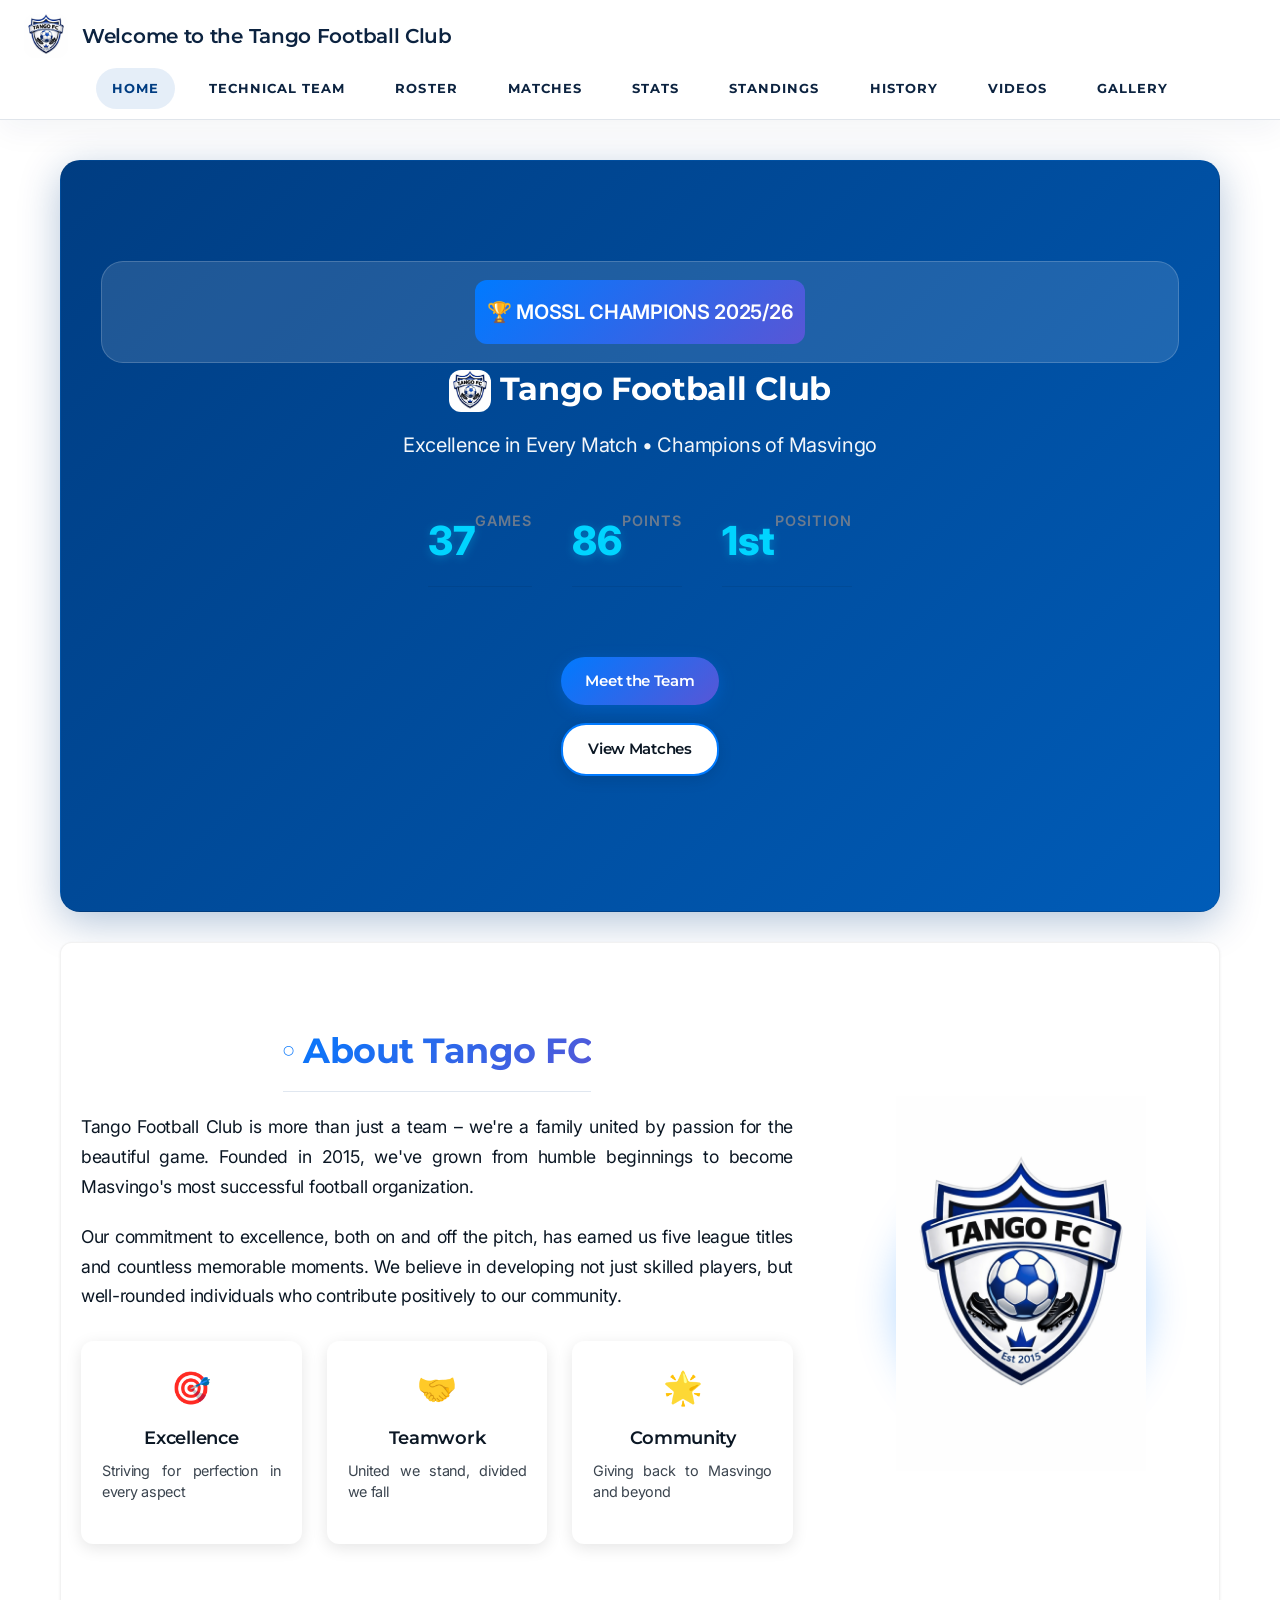
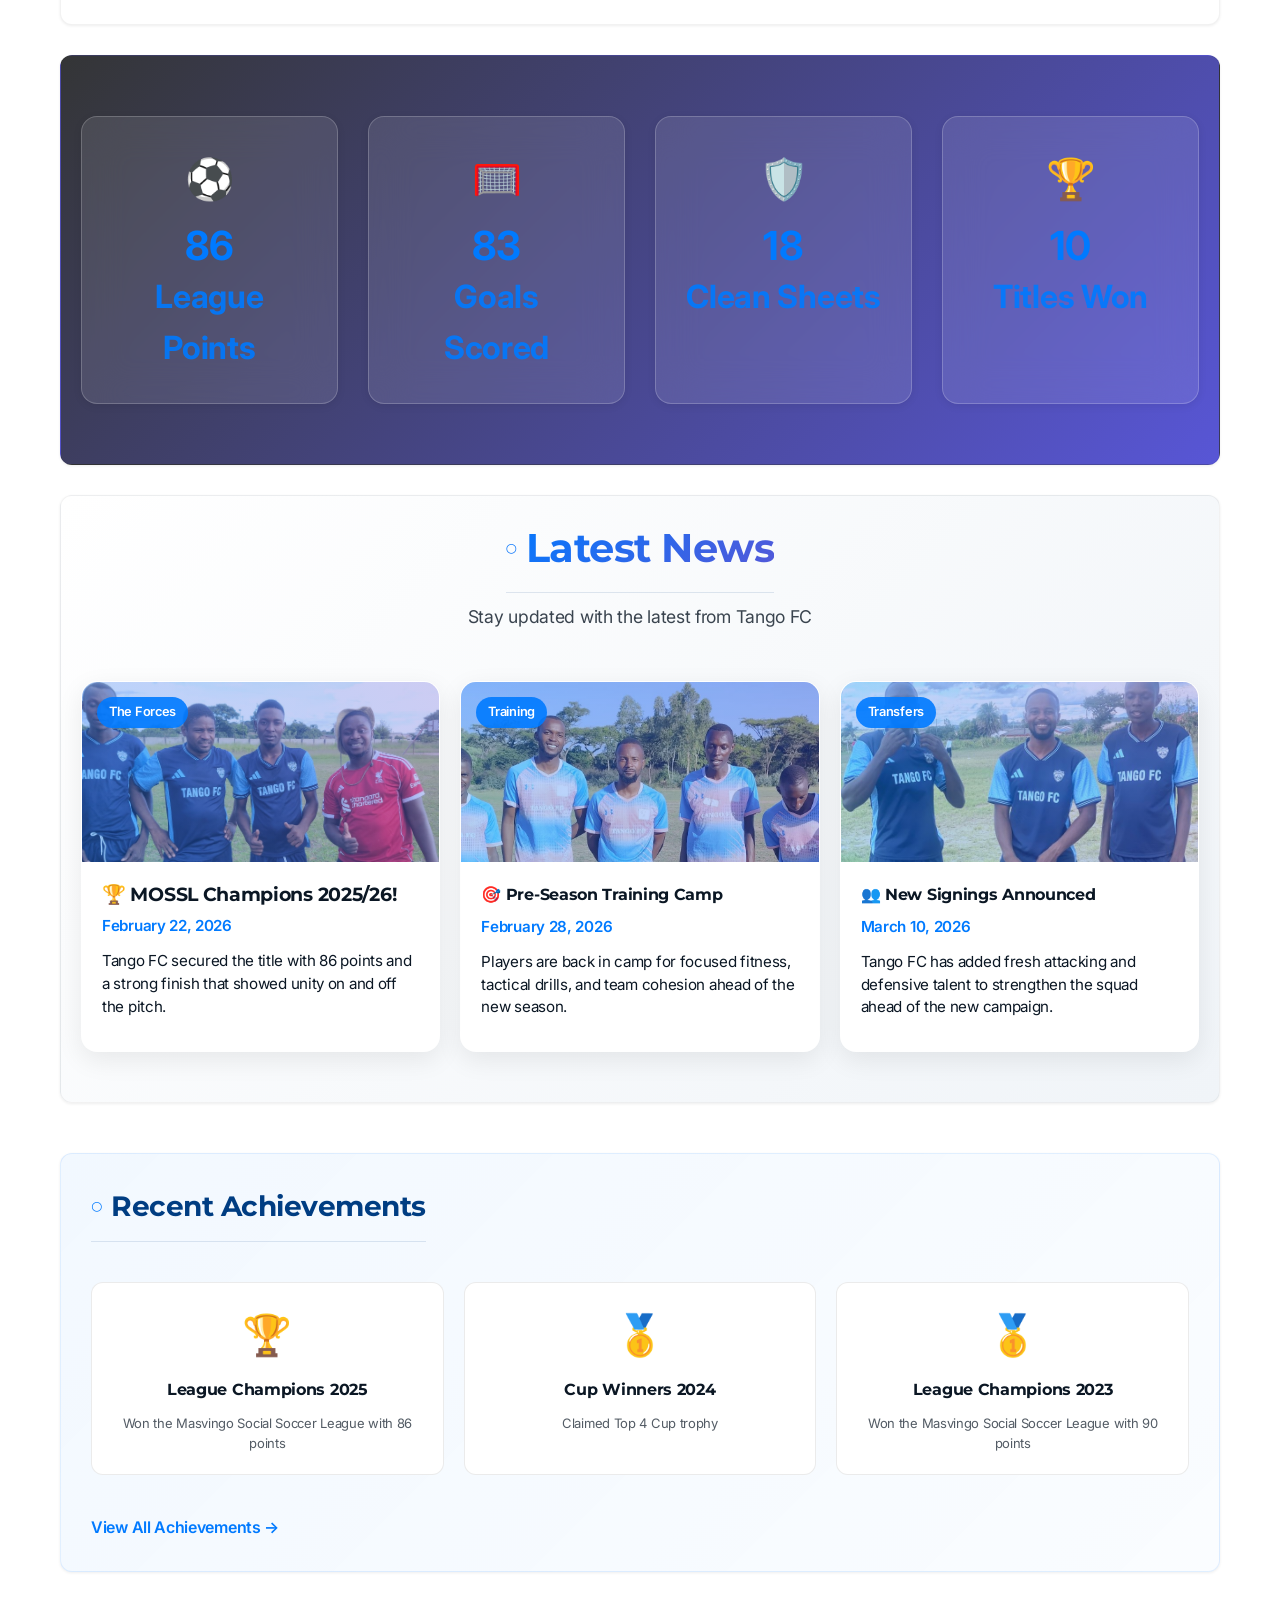
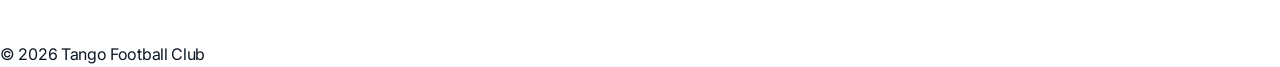
<file: index.html>
<!DOCTYPE html>
<html lang="en">
<head>
    <meta charset="UTF-8">
    <meta name="viewport" content="width=device-width, initial-scale=1.0">
    <title>Tango Football Club</title>
    <link rel="stylesheet" href="css/index.css">
    <link rel="stylesheet"
href="https://cdnjs.cloudflare.com/ajax/libs/font-awesome/6.5.0/css/all.min.css">
</head>
<body>
    <header>
        <div class="header-top">
            <div class="header-brand">
                <img src="images/tangoforces.jpg" alt="Tango Forces Logo" class="header-logo">
                <h1>Welcome to the Tango Football Club</h1>
            </div>
        </div>
        <nav>
            <ul class="nav-links">
                <li><a href="index.html" class="active">Home</a></li>
            <li><a href="technical-team.html">Technical Team</a></li>
            <li><a href="roster.html">Roster</a></li>
            <li><a href="matches.html">Matches</a></li>
            <li><a href="stats.html">Stats</a></li>
            <li><a href="league-standings.html">Standings</a></li>
            <li><a href="history.html">History</a></li>
            <li><a href="videos.html">Videos</a></li>
            <li><a href="gallery.html">Gallery</a></li>
               
            </ul>
        </nav>
    </header>
    <main>
        <!-- Hero Section -->
        <section class="hero">
            <div class="hero-background">
                <div class="hero-overlay"></div>
                <div class="hero-pattern"></div>
            </div>
            <div class="hero-content">
                <div class="hero-badge">
                    <span>🏆 MOSSL CHAMPIONS 2025/26</span>
                </div>
                <h1><img src="images/tangoforces.jpg" alt="Tango Forces Logo" class="hero-logo"> Tango Football Club</h1>
                <p class="hero-subtitle">Excellence in Every Match • Champions of Masvingo</p>
                <div class="hero-stats">
                    <div class="stat-item">
                        <span class="stat-number">37</span>
                        <span class="stat-label">Games</span>
                    </div>
                    <div class="stat-item">
                        <span class="stat-number">86</span>
                        <span class="stat-label">Points</span>
                    </div>
                    <div class="stat-item">
                        <span class="stat-number">1st</span>
                        <span class="stat-label">Position</span>
                    </div>
                </div>
                <div class="hero-actions">
                    <a href="roster.html" class="btn-primary">Meet the Team</a>
                    <a href="matches.html" class="btn-secondary">View Matches</a>
                </div>
            </div>
            <div class="hero-scroll">
               
            </div>
        </section>

        <!-- About Section -->
        <section class="about-club">
            <div class="section-container">
                <div class="about-content">
                    <div class="about-text">
                        <h2 style="text-align: center;">About Tango FC</h2>
                        <p>Tango Football Club is more than just a team – we're a family united by passion for the beautiful game. Founded in 2015, we've grown from humble beginnings to become Masvingo's most successful football organization.</p>
                        <p>Our commitment to excellence, both on and off the pitch, has earned us five league titles and countless memorable moments. We believe in developing not just skilled players, but well-rounded individuals who contribute positively to our community.</p>
                        <div class="about-values">
                            <div class="value-item">
                                <span class="value-icon">🎯</span>
                                <h4>Excellence</h4>
                                <p>Striving for perfection in every aspect</p>
                            </div>
                            <div class="value-item">
                                <span class="value-icon">🤝</span>
                                <h4>Teamwork</h4>
                                <p>United we stand, divided we fall</p>
                            </div>
                            <div class="value-item">
                                <span class="value-icon">🌟</span>
                                <h4>Community</h4>
                                <p>Giving back to Masvingo and beyond</p>
                            </div>
                        </div>
                    </div>
                    <div class="about-image">
                        <div class="image-placeholder">
                            <img src="images/tangoforces.jpg" width="300" height="800">
                            
                        </div>
                    </div>
                </div>
            </div>
        </section>

        <!-- Quick Stats Section -->
        <section class="quick-stats">
            <div class="stats-container">
                <div class="stat-card">
                    <div class="stat-icon">⚽</div>
                    <div class="stat-info">
                        <span class="stat-value">86</span>
                        <span class="stat-desc">League Points</span>
                    </div>
                </div>
                <div class="stat-card">
                    <div class="stat-icon">🥅</div>
                    <div class="stat-info">
                        <span class="stat-value">83</span>
                        <span class="stat-desc">Goals Scored</span>
                    </div>
                </div>
                <div class="stat-card">
                    <div class="stat-icon">🛡️</div>
                    <div class="stat-info">
                        <span class="stat-value">18</span>
                        <span class="stat-desc">Clean Sheets</span>
                    </div>
                </div>
                <div class="stat-card">
                    <div class="stat-icon">🏆</div>
                    <div class="stat-info">
                        <span class="stat-value">10</span>
                        <span class="stat-desc">Titles Won</span>
                    </div>
                </div>
            </div>
        </section>

     <!-- Latest News Section -->
        <section class="latest-news">
            <div class="section-container">
                <div class="section-header">
                    <h2>Latest News</h2>
                    <p>Stay updated with the latest from Tango FC</p>
                </div>
                <div class="news-grid">
                    <div class="news-card featured">
                        <div class="news-image">
                            <span class="news-category">The Forces</span>
                            <img src="images/new2.jpg" alt="Tango Forces" onerror="this.style.display='none'">
                            <div class="news-overlay"></div>
                        </div>
                        <div class="news-content">
                            <h3>🏆 MOSSL Champions 2025/26!</h3>
                            <p class="news-date">February 22, 2026</p>
                            <p>Tango FC secured the title with 86 points and a strong finish that showed unity on and off the pitch.</p>
                            
                        </div>
                    </div>
                    <div class="news-card">
                        <div class="news-image">
                            <span class="news-category">Training</span>
                            <img src="images/tango1111.jpg" alt="Training Camp" onerror="this.style.display='none'">
                            <div class="news-overlay"></div>
                        </div>
                        <div class="news-content">
                            <h4>🎯 Pre-Season Training Camp</h4>
                            <p class="news-date">February 28, 2026</p>
                            <p>Players are back in camp for focused fitness, tactical drills, and team cohesion ahead of the new season.</p>
                            
                        </div>
                    </div>
                    <div class="news-card">
                        <div class="news-image">
                            <span class="news-category">Transfers</span>
                            <img src="images/new00.jpeg" alt="New Signings" onerror="this.style.display='none'">
                            <div class="news-overlay"></div>
                        </div>
                        <div class="news-content">
                            <h4>👥 New Signings Announced</h4>
                            <p class="news-date">March 10, 2026</p>
                            <p>Tango FC has added fresh attacking and defensive talent to strengthen the squad ahead of the new campaign.</p>
                            
                        </div>
                    </div>
                </div>
            </div>
        </section>

                            
        <section class="achievements-preview">
            <h2>Recent Achievements</h2>
            <div class="achievement-grid">
                <div class="achievement-item">
                    <span class="achievement-icon">🏆</span>
                    <h4>League Champions 2025</h4>
                    <p>Won the Masvingo Social Soccer League with 86 points</p>
                </div>
                <div class="achievement-item">
                    <span class="achievement-icon">🥇</span>
                    <h4>Cup Winners 2024</h4>
                    <p>Claimed Top 4 Cup trophy</p>
                </div>
                <div class="achievement-item">
                    <span class="achievement-icon">🥇</span>
                    <h4>League Champions 2023</h4>
                    <p>Won the Masvingo Social Soccer League with 90 points</p>
                </div>
            </div>
            <a href="history.html" class="view-all-link">View All Achievements →</a>
        </section>

        
            
    </main>
    <footer>
        <p>&copy; 2026 Tango Football Club</p>
    </footer>
    <script src="js/theme.js"></script>
</body>
</html>
</file>
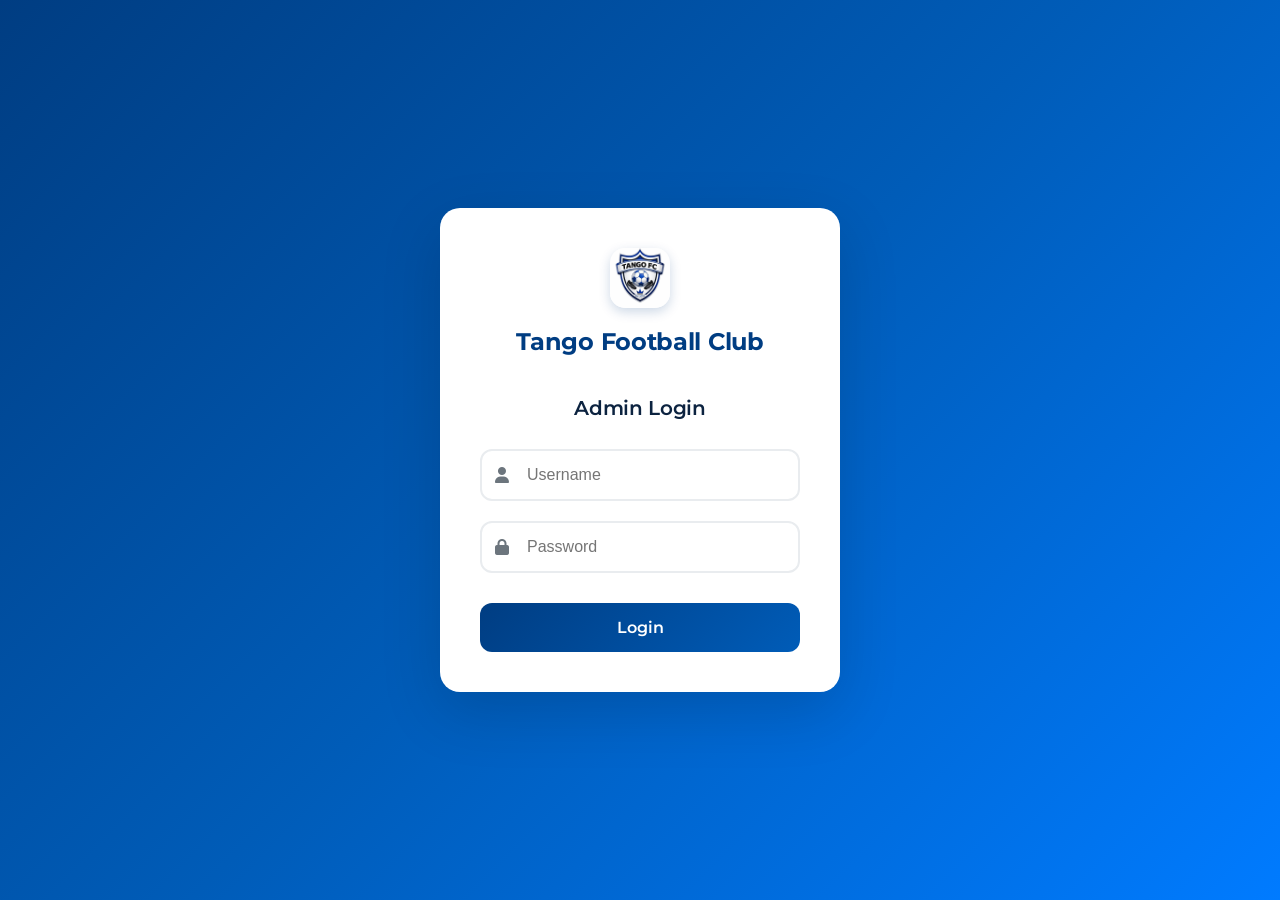
<file: admin.html>
<!DOCTYPE html>
<html lang="en">
<head>
<meta charset="UTF-8">
<meta name="viewport" content="width=device-width, initial-scale=1.0">
<title>Welcome to Tango FC Admin Panel</title>
<link rel="stylesheet" href="https://cdnjs.cloudflare.com/ajax/libs/font-awesome/6.5.0/css/all.min.css">
<link rel="stylesheet" href="css/admin.css">

</head>
<body class="admin-page">

<header>
    <div class="header-top">
        <div class="header-brand">
            <img src="images/tangoforces.jpg" alt="Tango Forces Logo" class="header-logo">
            <h1>Tango Football Club Admin</h1>
        </div>
    </div>

        <nav>
            <ul class="nav-links">
                <li><a href="index.html">Public Site</a></li>
                <li><a href="admin.html" class="active">Admin Panel</a></li>
            </ul>
</header>

<main class="admin-main">
    <div class="admin-wrapper">
        <aside class="admin-sidebar">
            <h2 class="club-name">Tango Admin</h2>
            <div class="sidebar-menu">
                <button class="admin-tab-btn active" onclick="showTab('players')"><i class="fa fa-users"></i><span>Players</span></button>
                <button class="admin-tab-btn" onclick="showTab('matches')"><i class="fa fa-futbol"></i><span>Matches</span></button>
                <button class="admin-tab-btn" onclick="showTab('standings')"><i class="fa fa-table"></i><span>Standings</span></button>
            </div>
            <button class="logout-btn" onclick="logout()"><i class="fa fa-sign-out"></i> Logout</button>
        </aside>

        <section class="admin-area">
            

            <div id="playersTab" class="admin-tab active">
                <div class="card">
                    <h3>Add Player</h3>
                    <form id="playerForm" class="admin-form">
                        <input type="hidden" id="playerId">
                        <input id="playerName" placeholder="Player Name" required>
                        <input id="playerNickname" placeholder="Nickname" required>
                        <select id="playerPosition" required>
                            <option value="Forward">Forward</option>
                            <option value="Midfielder">Midfielder</option>
                            <option value="Defender">Defender</option>
                            <option value="Goalkeeper">Goalkeeper</option>
                        </select>
                        <input id="playerNumber" type="number" placeholder="Shirt Number">
                        <input id="playerImage" placeholder="Image URL">
                        <input id="playerGoals" type="number" placeholder="Goals">
                        <input id="playerAssists" type="number" placeholder="Assists">
                        <button type="submit" class="btn-save">Save Player</button>
                    </form>
                </div>

                <div class="card">
                    <h3>Players List</h3>
                    <div id="playersList"></div>
                </div>
            </div>

            <div id="matchesTab" class="admin-tab">
                <div class="card">
                    <h3>Add Match</h3>
                    <form id="matchForm" class="admin-form">
                        <input type="hidden" id="matchId">
                        <input id="homeTeam" placeholder="Home Team" required>
                        <input id="awayTeam" placeholder="Away Team" required>
                        <input type="date" id="matchDate" required>
                        <input type="time" id="matchTime">
                        <input id="matchVenue" placeholder="Venue">
                        <select id="matchStatus">
                            <option value="upcoming">Upcoming</option>
                            <option value="completed">Completed</option>
                        </select>
                        <input type="number" id="homeScore" placeholder="Home Score">
                        <input type="number" id="awayScore" placeholder="Away Score">

                        <h4>Match Events</h4>
                        <div class="event-row">
                            <select id="eventPlayer"></select>
                            <select id="eventType" onchange="toggleAssistField()">
                                <option value="goal">Goal ⚽</option>
                                <option value="assist">Assist 🎯</option>
                                <option value="yellow_card">Yellow 🟨</option>
                                <option value="red_card">Red 🟥</option>
                            </select>
                        </div>
                        <div class="event-row">
                            <select id="eventAssist" style="display:none;">
                                <option value="">Assist (optional)</option>
                            </select>
                            <select id="eventTeam">
                                <option value="home">Home</option>
                                <option value="away">Away</option>
                            </select>
                            <input id="eventMinute" placeholder="Minute">
                        </div>
                        <button type="button" class="small-btn" onclick="addEvent()">Add Event</button>
                        <div id="eventList"></div>
                        <button type="submit" class="btn-save">Save Match</button>
                    </form>
                </div>

                <div class="card">
                    <h3>Matches List</h3>
                    <div id="matchesList"></div>
                </div>
            </div>

            <div id="standingsTab" class="admin-tab">
                <div class="card">
                    <h3>Upload Standings Log</h3>
                    <p>Upload a plain-text standings table and make it available on the public stats page.</p>
                    <label class="file-upload">
                        <span>Select standings file</span>
                        <input type="file" id="standingsFileInput" accept=".txt,.json,text/plain,application/json">
                    </label>
                    <p><a class="btn-secondary" href="league-standings.html">View League Standings Page</a></p>
                    <div id="standingsAdminPreview" class="log-preview"></div>
                </div>
            </div>
        </section>
    </div>
</main>

<script src="js/admin.js"></script>
<script>
function showTab(tab){
    ['players','matches','standings'].forEach(name => {
        const section = document.getElementById(`${name}Tab`);
        const button = document.querySelector(`.admin-tab-btn[onclick="showTab('${name}')"]`);
        if(section) section.style.display = name === tab ? 'block' : 'none';
        if(button) button.classList.toggle('active', name === tab);
    });
}
</script>
</body>
</html>
</file>
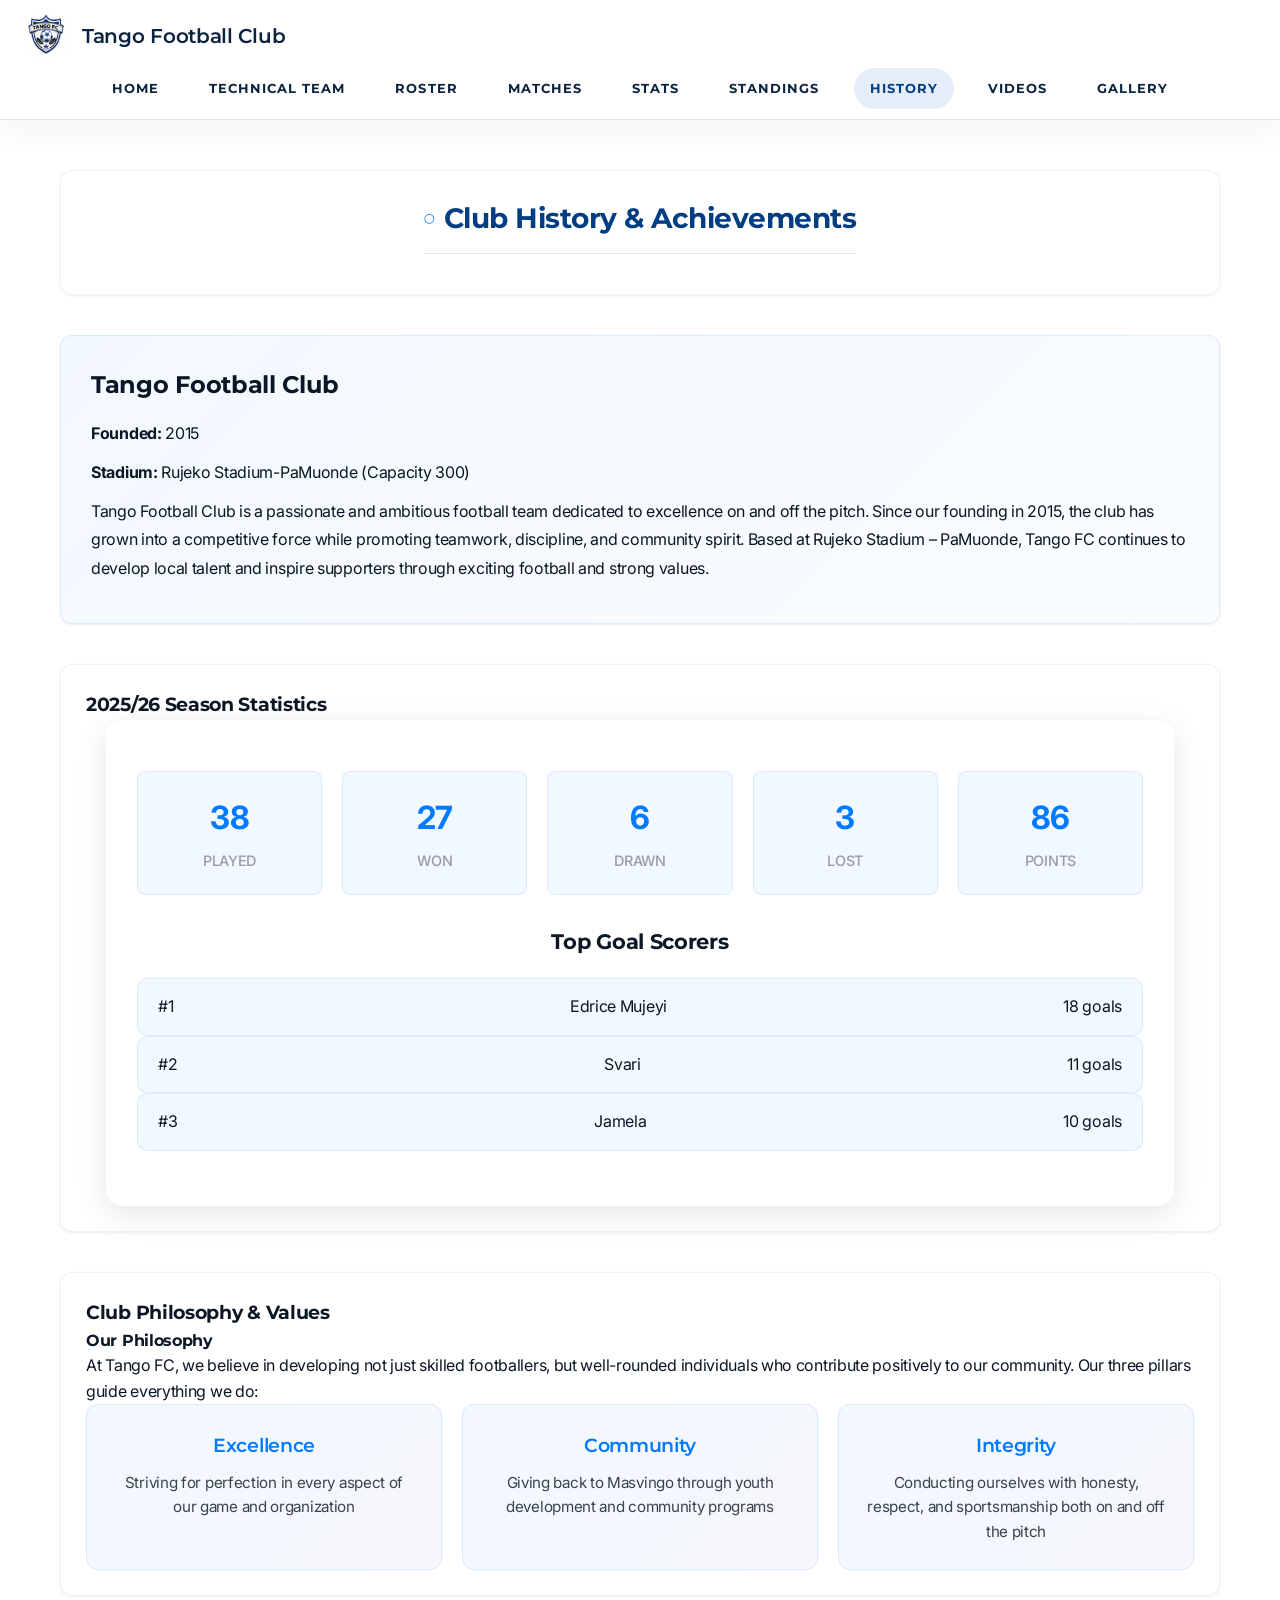
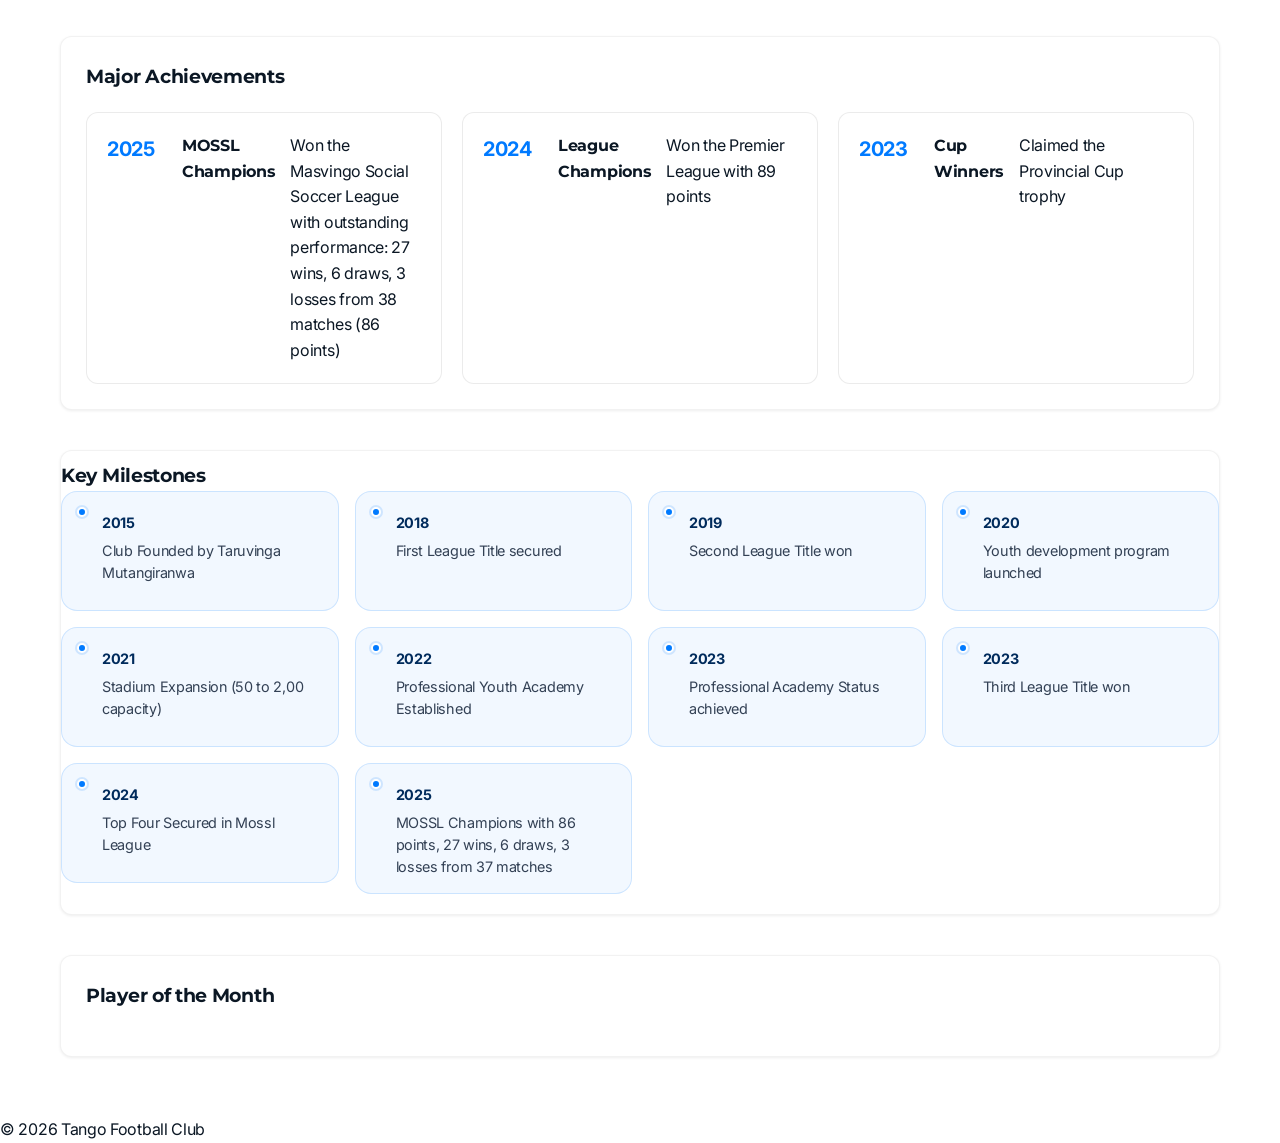
<file: history.html>
<!DOCTYPE html>
<html lang="en">
<head>
    <meta charset="UTF-8">
    <meta name="viewport" content="width=device-width, initial-scale=1.0">
    <title>Club History & Achievements - Tango Football Club</title>
    <link rel="stylesheet" href="css/history.css">
</head>
<body>
    <header>
        <div class="header-top">
            <div class="header-brand">
                <img src="images/tangoforces.jpg" alt="Tango Forces Logo" class="header-logo">
                <h1>Tango Football Club</h1>
            </div>
        </div>
        <nav>
            <ul class="nav-links">
                <li><a href="index.html">Home</a></li>
                <li><a href="technical-team.html">Technical Team</a></li>
                <li><a href="roster.html">Roster</a></li>
                <li><a href="matches.html">Matches</a></li>
                <li><a href="stats.html">Stats</a></li>
                <li><a href="league-standings.html">Standings</a></li>
                <li><a href="history.html" class="active">History</a></li>
                <li><a href="videos.html">Videos</a></li>
                <li><a href="gallery.html">Gallery</a></li>
            </ul>
        </nav>
    </header>
    <main>
        <section class="history-header">
            <h2>Club History & Achievements</h2>
        </section>

        <section class="club-info" id="clubInfo"></section>

        <section class="season-stats">
            <h3>2025/26 Season Statistics</h3>
            <div class="stats-container" id="seasonStatsContainer"></div>
        </section>

        <section class="club-philosophy">
            <h3>Club Philosophy & Values</h3>
            <div class="philosophy-container" id="philosophyContainer"></div>
        </section>

        <section class="achievements-section">
            <h3>Major Achievements</h3>
            <div class="achievements-container" id="achievementsContainer"></div>
        </section>

        <section class="milestones-section">
            <h3>Key Milestones</h3>
            <div class="timeline" id="timelineContainer"></div>
        </section>

        <section class="player-of-month">
            <h3>Player of the Month</h3>
            <div class="voting-container" id="votingContainer"></div>
        </section>
    </main>
    <footer>
        <p>&copy; 2026 Tango Football Club</p>
    </footer>
    <!-- Inline fallback data to ensure history page works when opened locally (no server) -->
    <script id="clubHistoryData" type="application/json"> 
{
    "foundedYear": 2015,
    "founder": "Sports Community Initiative",
    "club": "Tango Football Club",
    "stadium": "Rujeko Stadium-PaMuonde",
    "capacity": 300,
    "description": "Tango Football Club is a passionate and ambitious football team dedicated to excellence on and off the pitch. Since our founding in 2015, the club has grown into a competitive force while promoting teamwork, discipline, and community spirit. Based at Rujeko Stadium – PaMuonde, Tango FC continues to develop local talent and inspire supporters through exciting football and strong values.",
    "seasonStats": {
        "2025_26": {
            "league": "MOSSL",
            "position": "1st",
            "played": 38,
            "won": 27,
            "drawn": 6,
            "lost": 3,
            "points": 86,
            "topScorers": [
                {"name": "Edrice Mujeyi", "goals": 18},
                {"name": "Svari", "goals": 11},
                {"name": "Jamela", "goals": 10}
            ]
        }
    },
    "clubPhilosophy": {
        "title": "Our Philosophy",
        "description": "At Tango FC, we believe in developing not just skilled footballers, but well-rounded individuals who contribute positively to our community. Our three pillars guide everything we do:",
        "pillars": [
            {"name": "Excellence", "description": "Striving for perfection in every aspect of our game and organization"},
            {"name": "Community", "description": "Giving back to Masvingo through youth development and community programs"},
            {"name": "Integrity", "description": "Conducting ourselves with honesty, respect, and sportsmanship both on and off the pitch"}
        ]
    },
    "achievements": [
        {"year": "2025", "title": "MOSSL Champions", "description": "Won the Masvingo Social Soccer League with outstanding performance: 27 wins, 6 draws, 3 losses from 38 matches (86 points)"},
        {"year": 2024, "title": "League Champions", "description": "Won the Premier League with 89 points"},
        {"year": 2023, "title": "Cup Winners", "description": "Claimed the Provincial Cup trophy"}
    ],
    "milestones": [
        "2015 - Club Founded by Taruvinga Mutangiranwa",
        "2018 - First League Title secured",
        "2019 - Second League Title won",
        "2020 - Youth development program launched",
        "2021 - Stadium Expansion (50 to 2,00 capacity)",
        "2022 - Professional Youth Academy Established",
        "2023 - Professional Academy Status achieved",
        "2023 - Third League Title won",
        "2024 - Top Four Secured in Mossl League",
        "2025 - MOSSL Champions with 86 points, 27 wins, 6 draws, 3 losses from 37 matches"
    ]
}
    </script>
    <script src="js/theme.js"></script>
    <script src="js/history.js"></script>
</body>
</html>
</file>
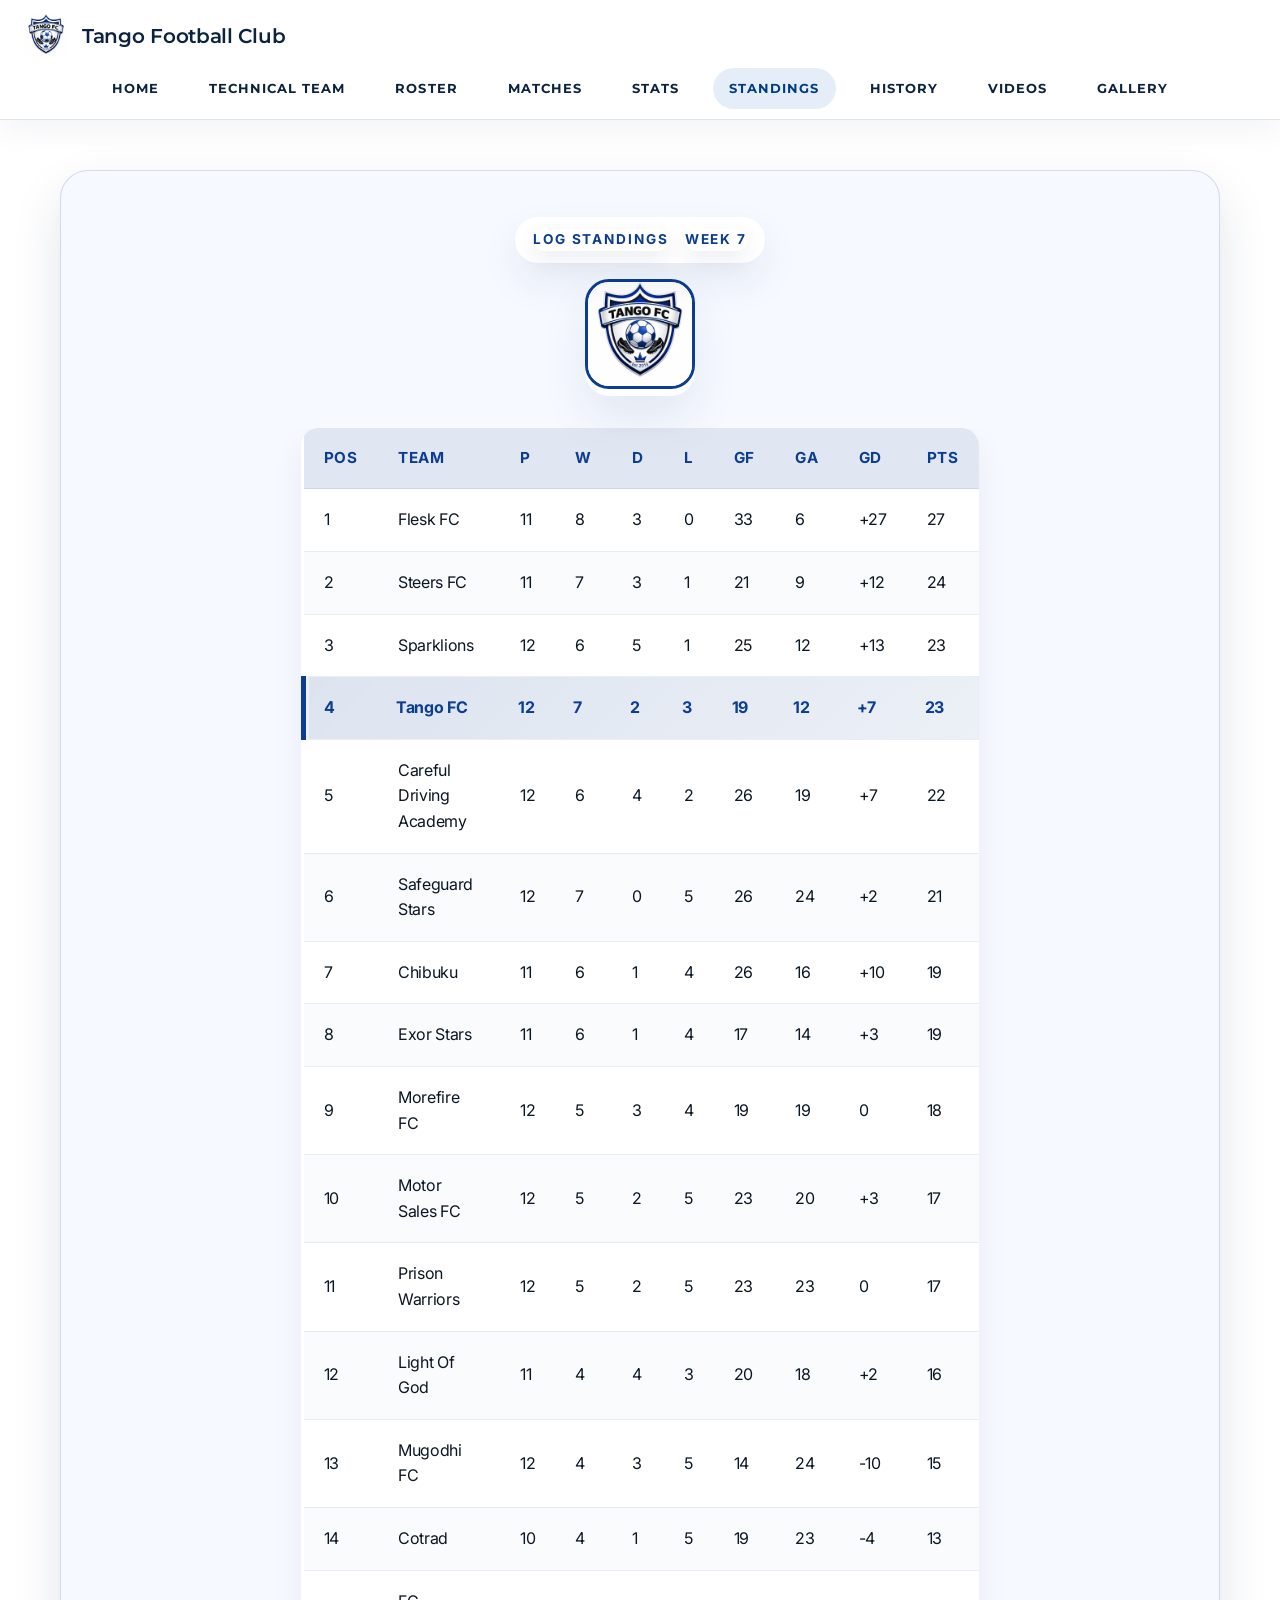
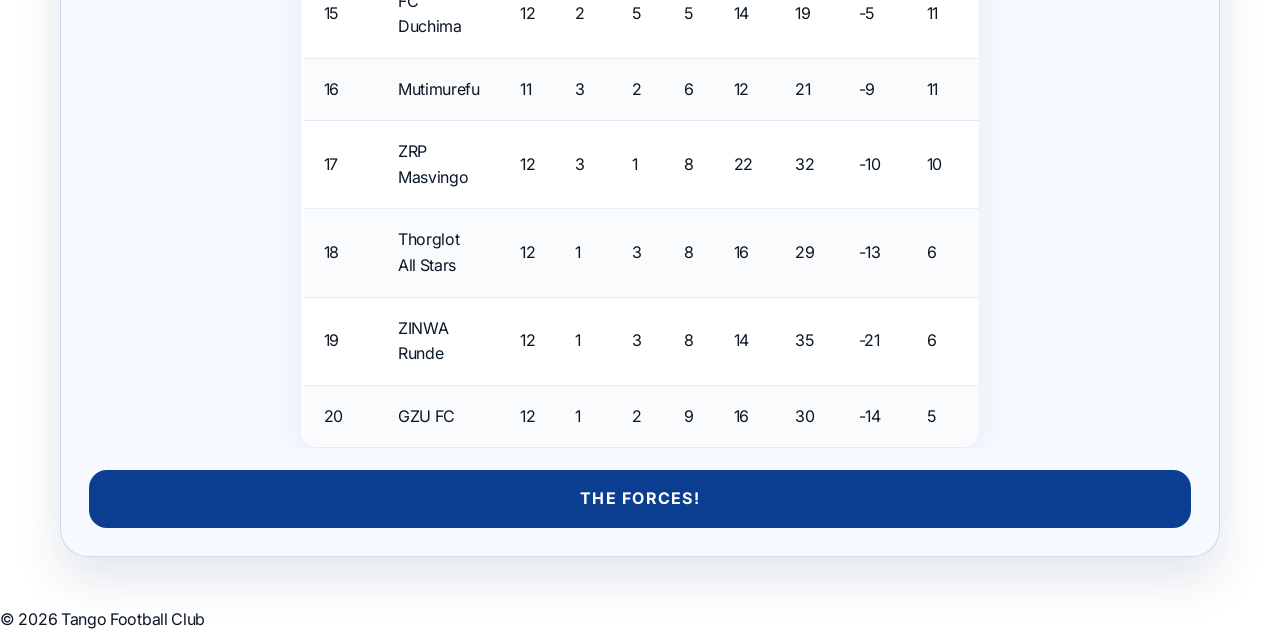
<file: league-standings.html>
<!DOCTYPE html>
<html lang="en">
<head>
<meta charset="UTF-8">
<meta name="viewport" content="width=device-width, initial-scale=1.0">
<title>League Standings - Tango Football Club</title>
<link rel="stylesheet" href="css/style.css">
<link rel="stylesheet" href="css/league-standings.css">
<link rel="stylesheet" href="https://cdnjs.cloudflare.com/ajax/libs/font-awesome/6.5.0/css/all.min.css">
</head>
<body>
<header>
    <div class="header-top">
        <div class="header-brand">
            <img src="images/tangoforces.jpg" alt="Tango Forces Logo" class="header-logo">
            <h1>Tango Football Club</h1>
        </div>
    </div>
    <nav>
        <ul class="nav-links">
           <li><a href="index.html">Home</a></li>
            <li><a href="technical-team.html">Technical Team</a></li>
            <li><a href="roster.html">Roster</a></li>
            <li><a href="matches.html">Matches</a></li>
            <li><a href="stats.html">Stats</a></li>
            <li><a href="league-standings.html" class="active">Standings</a></li>
            <li><a href="history.html">History</a></li>
            <li><a href="videos.html">Videos</a></li>
            <li><a href="gallery.html">Gallery</a></li>
        </ul>
    </nav>
</header>

<main class="league-standings-page">
    <section class="standings-card">
        
        <div class="standings-topbar">
            <div class="standings-tab-wrap">
                <span class="standings-tab">Log Standings</span>
                <span class="standings-tab">Week 7</span>
            </div>
            <div class="standings-badge">
                <img src="images/tangoforces.jpg" alt="Tango FC Logo">
            </div>
        </div>

        

        <div class="table-responsive">
            <div id="standingsTableContainer"></div>
        </div>

        <div class="standings-footer">THE FORCES!</div>
        <p id="standingsNoData" class="log-note">No league standings have been uploaded yet.</p>
    </section>
</main>
<footer>
    <p>&copy; 2026 Tango Football Club</p>
</footer>
<script src="js/theme.js"></script>
<script src="js/league-standings.js"></script>
</body>
</html>
</file>
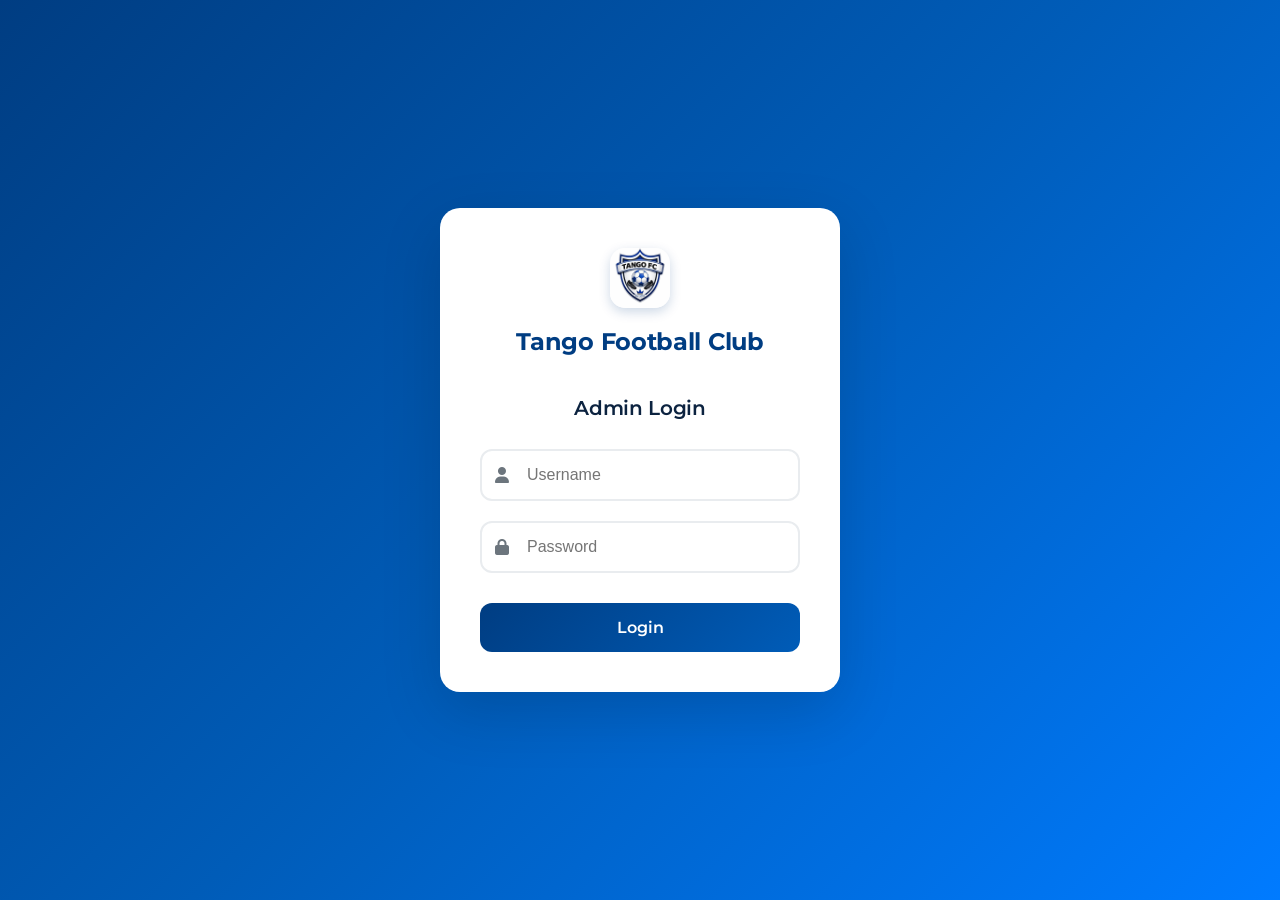
<file: login.html>
<!DOCTYPE html>
<html lang="en">
<head>
<meta charset="UTF-8">
<meta name="viewport" content="width=device-width, initial-scale=1.0">
<title>Tango FC Admin Login</title>
<link rel="stylesheet" href="css/login.css">
<link rel="stylesheet" href="https://cdnjs.cloudflare.com/ajax/libs/font-awesome/6.5.0/css/all.min.css">
</head>
<body>

<div class="login-card">
    <div class="header-brand">
        <img src="images/tangoforces.jpg" alt="Tango Forces Logo" class="header-logo">
        <h1>Tango Football Club</h1>
    </div>

    <h2>Admin Login</h2>

    <form id="loginForm">
        <div class="input-group">
            <i class="fas fa-user"></i>
            <input type="text" id="username" placeholder="Username" required>
        </div>
        <div class="input-group">
            <i class="fas fa-lock"></i>
            <input type="password" id="password" placeholder="Password" required>
        </div>
        <button type="submit">Login</button>
        <p id="error"></p>
    </form>
</div>

<script>
document.getElementById("loginForm").addEventListener("submit", function(e){
    e.preventDefault();
    const user = document.getElementById("username").value;
    const pass = document.getElementById("password").value;

    if(user === "admin" && pass === "tango123"){
        sessionStorage.setItem("adminToken", "tango_secure_admin");
        window.location.href = "admin.html";
    } else {
        document.getElementById("error").innerText = "Invalid username or password";
    }
});
</script>

</body>
</html>
</file>
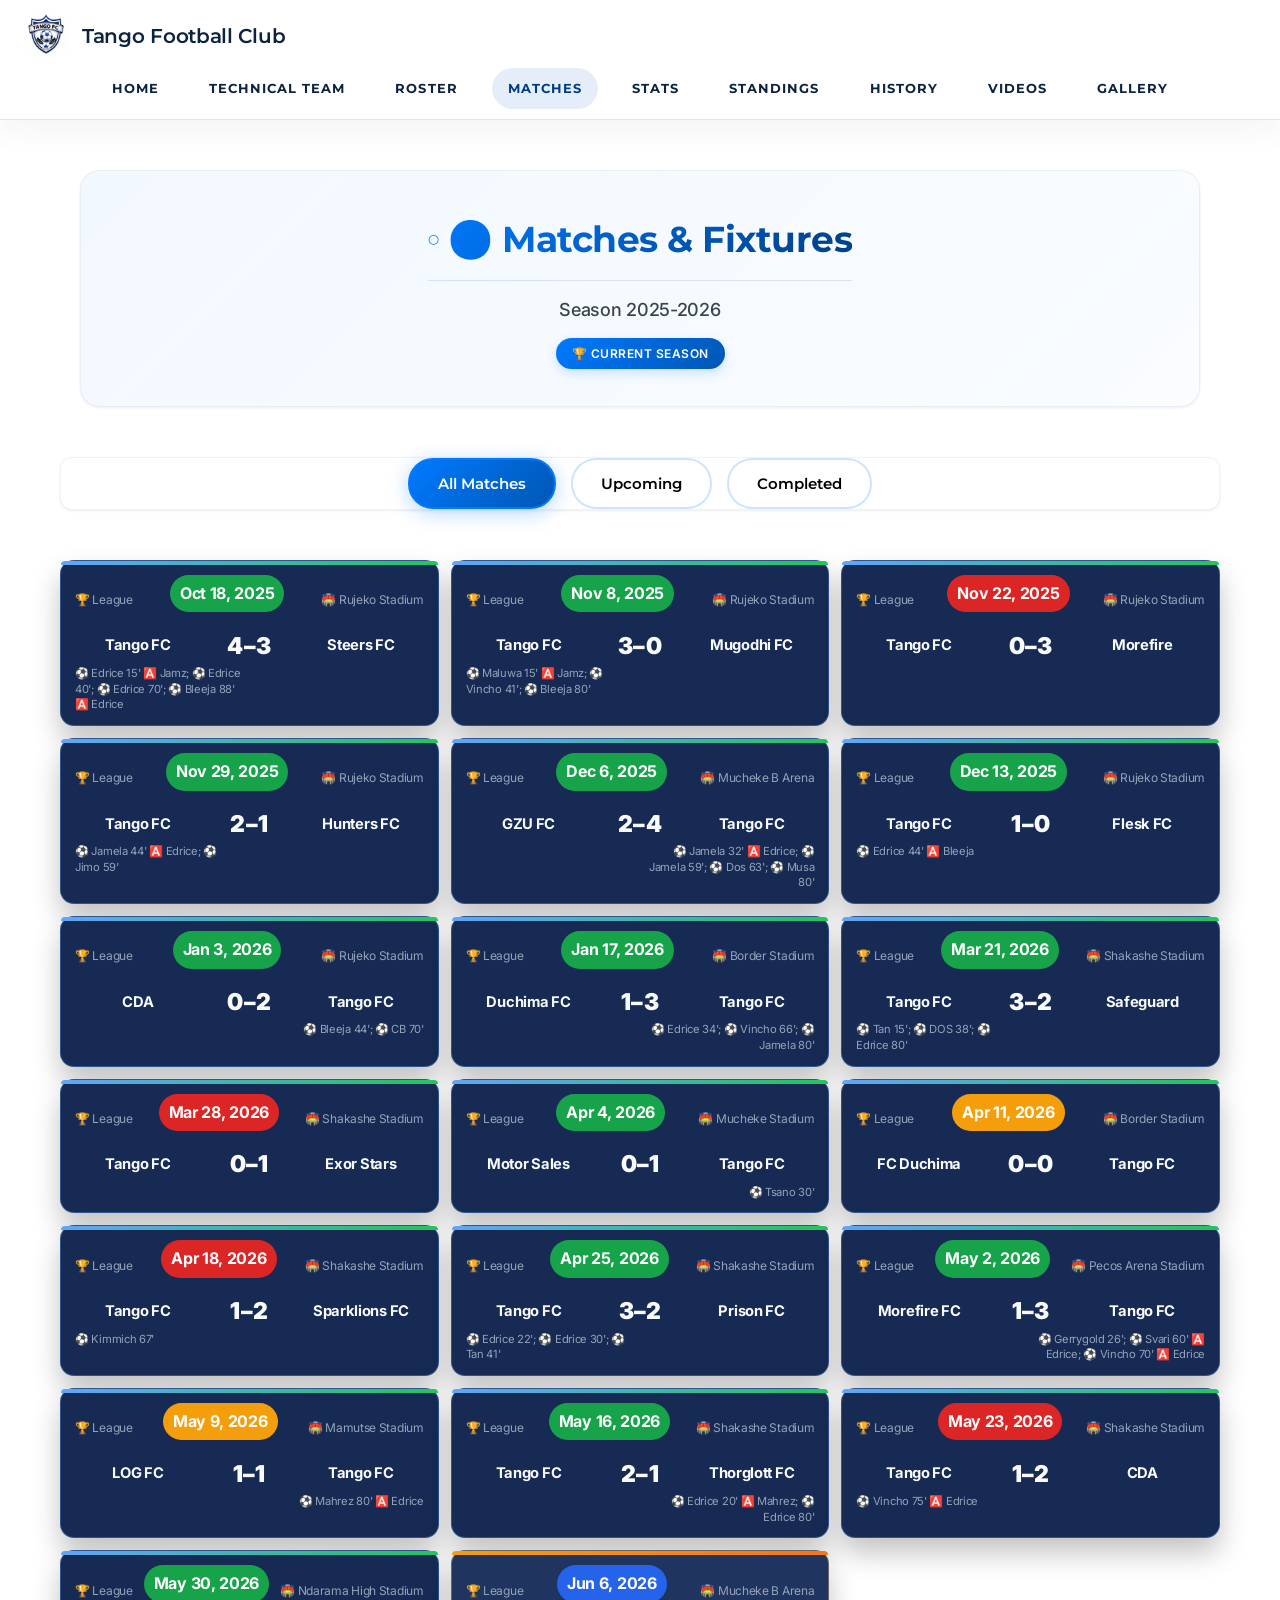
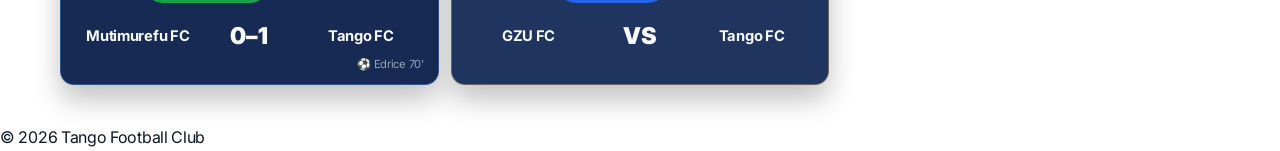
<file: matches.html>
<!DOCTYPE html>
<html lang="en">
<head>
<meta charset="UTF-8">
<meta name="viewport" content="width=device-width, initial-scale=1.0">
<title>Matches & Fixtures - Tango Football Club</title>
<link rel="stylesheet" href="css/matches.css">
<link rel="stylesheet" href="https://cdnjs.cloudflare.com/ajax/libs/font-awesome/6.5.0/css/all.min.css">
</head>
<body>
<header>
    <div class="header-top">
        <div class="header-brand">
            <img src="images/tangoforces.jpg" alt="Tango Forces Logo" class="header-logo">
            <h1>Tango Football Club</h1>
        </div>
    </div>
    <nav>
        <ul class="nav-links">
            <li><a href="index.html">Home</a></li>
            <li><a href="technical-team.html">Technical Team</a></li>
            <li><a href="roster.html">Roster</a></li>
            <li><a href="matches.html" class="active">Matches</a></li>
            <li><a href="stats.html">Stats</a></li>
            <li><a href="league-standings.html">Standings</a></li>
            <li><a href="history.html">History</a></li>
            <li><a href="videos.html">Videos</a></li>
            <li><a href="gallery.html">Gallery</a></li>
        </ul>
    </nav>
</header>

<main>
<section class="matches-header">
    <h2>⚽ Matches & Fixtures</h2>
    <p>Season 2025-2026</p>
    <div class="season-badge"><span>🏆 Current Season</span></div>
</section>

<section class="matches-filters">
    <button class="match-filter-btn active" data-filter="all">All Matches</button>
    <button class="match-filter-btn" data-filter="upcoming">Upcoming</button>
    <button class="match-filter-btn" data-filter="completed">Completed</button>
</section>

<div class="matches-container" id="matchesContainer"></div>
</main>

<footer>
    <p>&copy; 2026 Tango Football Club</p>
</footer>

<script src="js/theme.js"></script>
<script src="js/matches.js"></script>
</body>
</html>
</file>
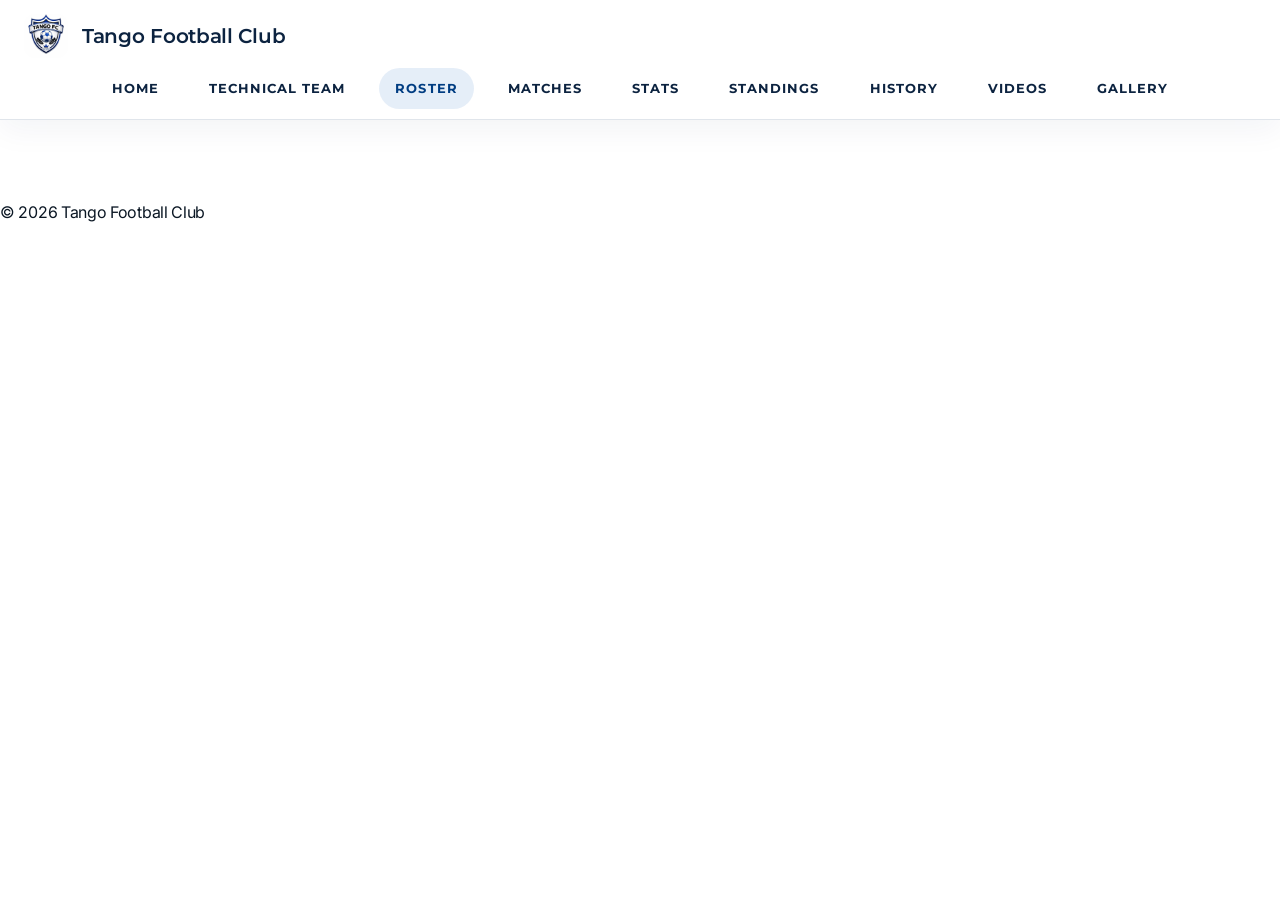
<file: player-detail.html>
<!DOCTYPE html>
<html lang="en">
<head>
    <meta charset="UTF-8">
    <meta name="viewport" content="width=device-width, initial-scale=1.0">
    <title>Player Profile - Tango Football Club</title>
    <link rel="stylesheet" href="css/player-detail.css">
</head>
<body>
    <header>
        <div class="header-top">
            <div class="header-brand">
                <img src="images/tangoforces.jpg" alt="Tango Forces Logo" class="header-logo">
                <h1>Tango Football Club</h1>
            </div>
        </div>
        <nav>
            <ul class="nav-links">
                <li><a href="index.html">Home</a></li>
                <li><a href="technical-team.html">Technical Team</a></li>
                <li><a href="roster.html" class="active">Roster</a></li>
                <li><a href="matches.html">Matches</a></li>
                <li><a href="stats.html">Stats</a></li>
                <li><a href="league-standings.html">Standings</a></li>
                <li><a href="history.html">History</a></li>
                <li><a href="videos.html">Videos</a></li>
                <li><a href="gallery.html">Gallery</a></li>
            </ul>
        </nav>
    </header>
    <main>
        <div class="player-profile" id="playerProfile"></div>
    </main>
    <footer>
        <p>&copy; 2026 Tango Football Club</p>
    </footer>
    <script src="js/theme.js"></script>
    <script src="js/player-detail.js"></script>
</body>
</html>
</file>
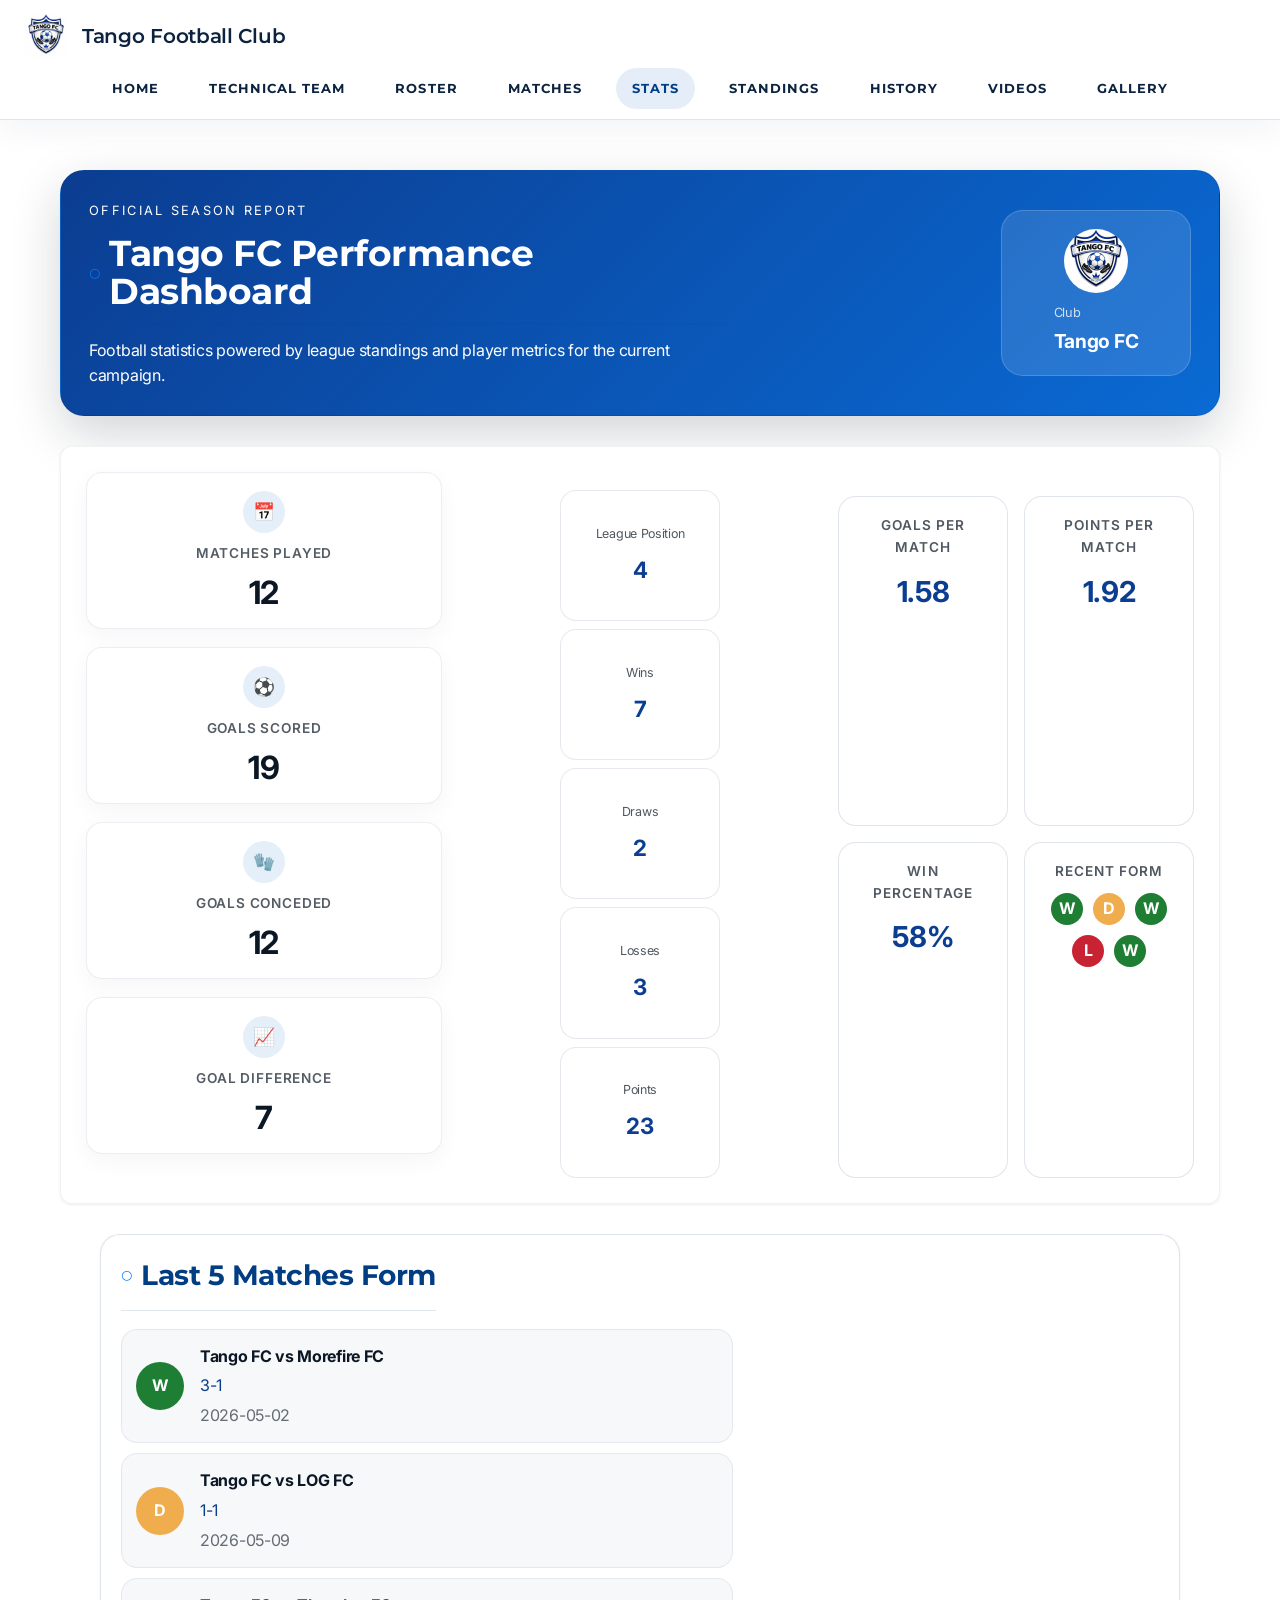
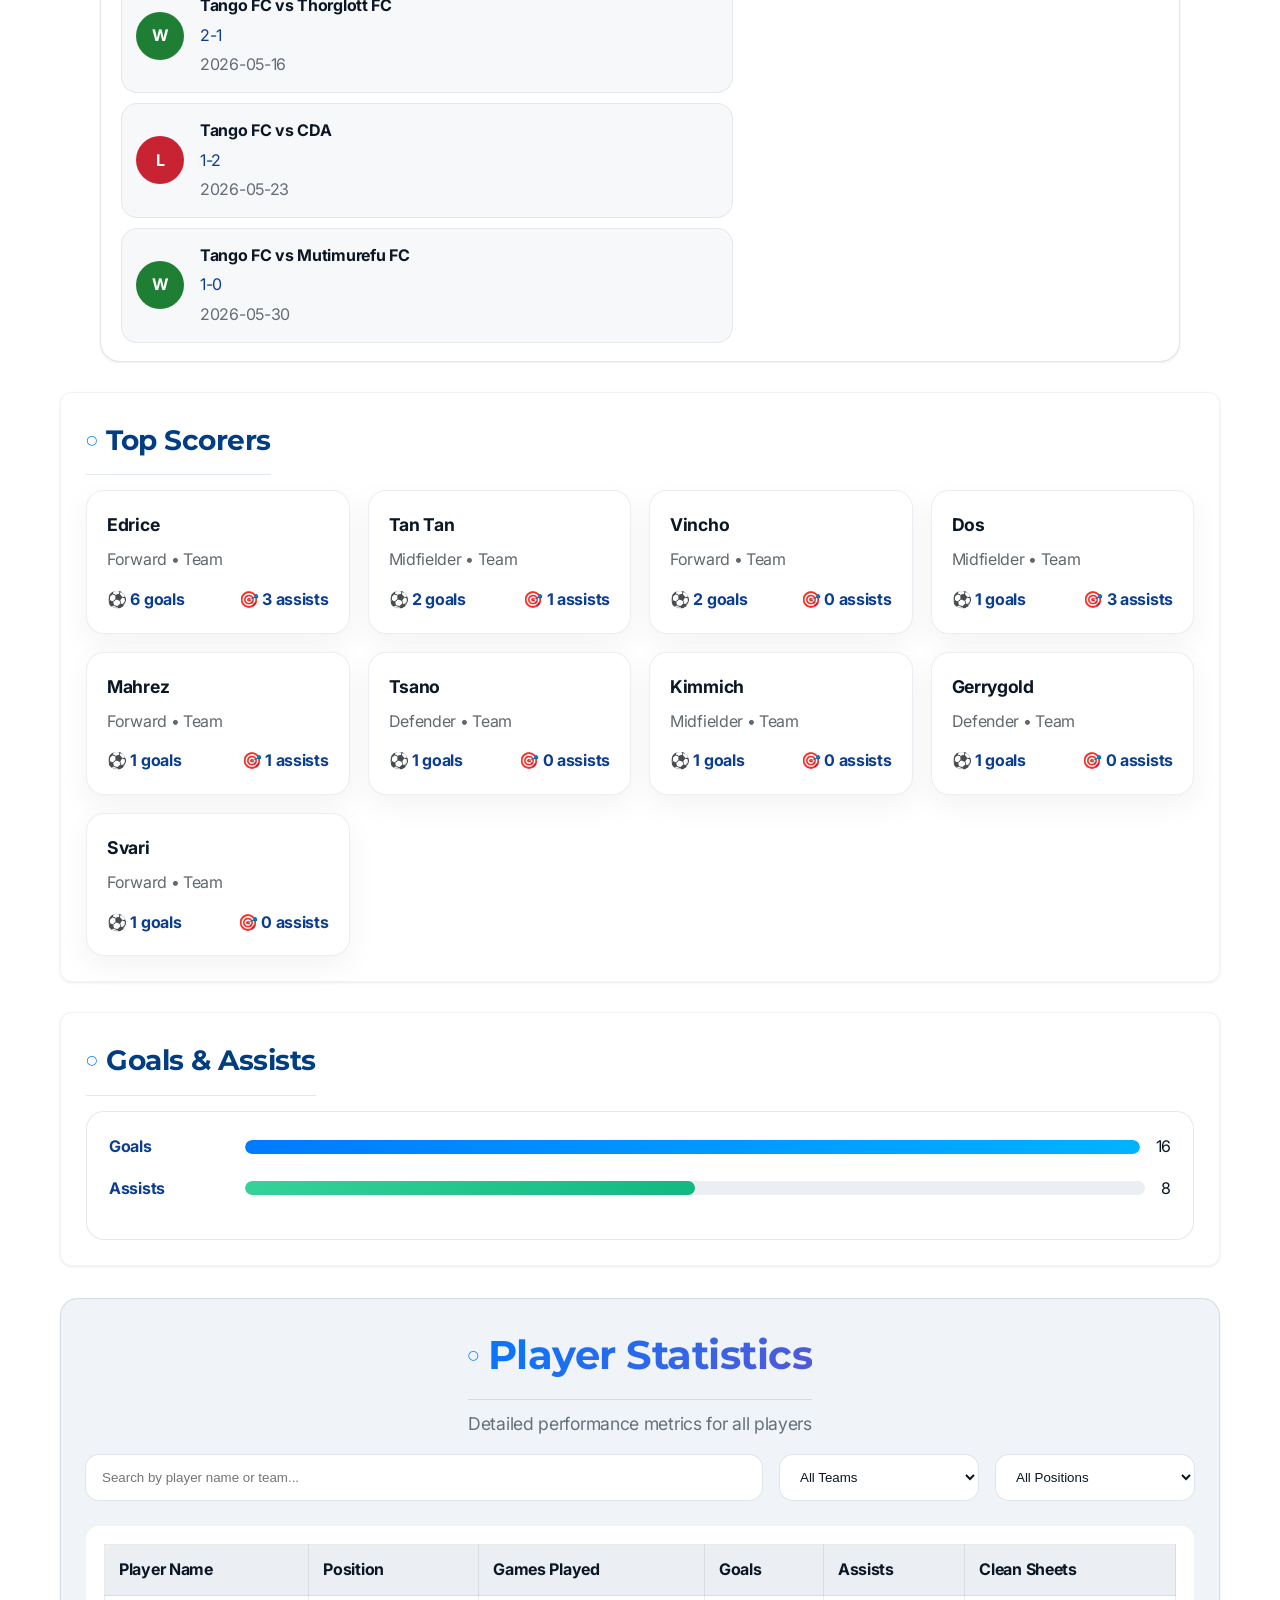
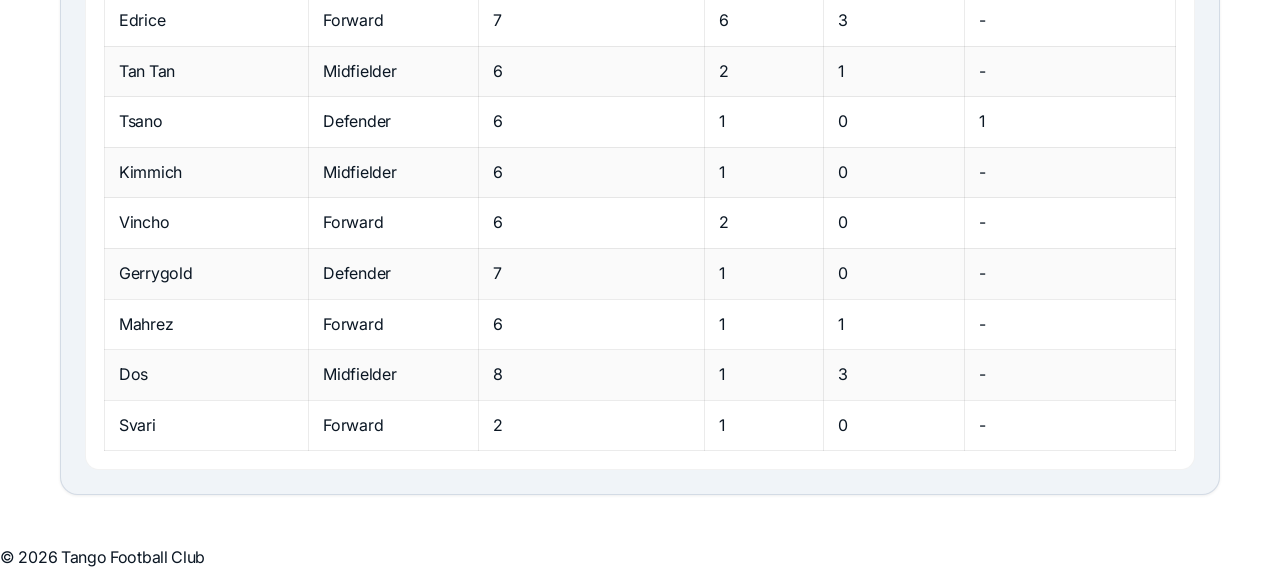
<file: stats.html>
<!DOCTYPE html>
<html lang="en">
<head>
    <meta charset="UTF-8">
    <meta name="viewport" content="width=device-width, initial-scale=1.0">
    <title>Tango FC Stats</title>
    <link rel="stylesheet" href="css/stats.css">
</head>
<body>
    <header>
        <div class="header-top">
            <div class="header-brand">
                <img src="images/tangoforces.jpg" alt="Tango Forces Logo" class="header-logo">
                <h1>Tango Football Club</h1>
            </div>
        </div>
        <nav>
            <ul class="nav-links">
                <li><a href="index.html">Home</a></li>
                <li><a href="technical-team.html">Technical Team</a></li>
                <li><a href="roster.html">Roster</a></li>
                <li><a href="matches.html">Matches</a></li>
                <li><a href="stats.html" class="active">Stats</a></li>
                <li><a href="league-standings.html">Standings</a></li>
                <li><a href="history.html">History</a></li>
                <li><a href="videos.html">Videos</a></li>
                <li><a href="gallery.html">Gallery</a></li>
            </ul>
        </nav>
    </header>
    <main>
        <section class="stats-hero">
            <div class="hero-copy">
                <span class="hero-tag">Official Season Report</span>
                <h2>Tango FC Performance Dashboard</h2>
                <p>Football statistics powered by league standings and player metrics for the current campaign.</p>
            </div>
            <div class="hero-badge">
                <img src="images/tangoforces.jpg" alt="Tango Forces Logo" class="badge-icon">
                <div class="badge-copy">
                    <span>Club</span>
                    <strong>Tango FC</strong>
                </div>
            </div>
        </section>

        <section class="stats-overview">
            <div class="stats-summary-cards">
                <div class="summary-card">
                    <span class="summary-icon">📅</span>
                    <span class="summary-label">Matches Played</span>
                    <strong id="summaryMatches">0</strong>
                </div>
                <div class="summary-card">
                    <span class="summary-icon">⚽</span>
                    <span class="summary-label">Goals Scored</span>
                    <strong id="summaryGoalsFor">0</strong>
                </div>
                <div class="summary-card">
                    <span class="summary-icon">🧤</span>
                    <span class="summary-label">Goals Conceded</span>
                    <strong id="summaryGoalsAgainst">0</strong>
                </div>
                <div class="summary-card">
                    <span class="summary-icon">📈</span>
                    <span class="summary-label">Goal Difference</span>
                    <strong id="summaryGoalDiff">0</strong>
                </div>
            </div>

            <div class="league-summary-cards">
                <div class="league-summary-card">
                    <span class="summary-label">League Position</span>
                    <strong id="summaryPosition">-</strong>
                </div>
                <div class="league-summary-card">
                    <span class="summary-label">Wins</span>
                    <strong id="summaryWins">-</strong>
                </div>
                <div class="league-summary-card">
                    <span class="summary-label">Draws</span>
                    <strong id="summaryDraws">-</strong>
                </div>
                <div class="league-summary-card">
                    <span class="summary-label">Losses</span>
                    <strong id="summaryLosses">-</strong>
                </div>
                <div class="league-summary-card">
                    <span class="summary-label">Points</span>
                    <strong id="summaryPoints">-</strong>
                </div>
            </div>
            
            <div class="team-metrics-grid">
                <div class="team-metric-card">
                    <span class="metric-label">Goals per Match</span>
                    <strong id="summaryGoalsPerMatch">-</strong>
                </div>
                <div class="team-metric-card">
                    <span class="metric-label">Points per Match</span>
                    <strong id="summaryPointsPerGame">-</strong>
                </div>
                <div class="team-metric-card">
                    <span class="metric-label">Win Percentage</span>
                    <strong id="summaryWinPct">-</strong>
                </div>
                <div class="team-metric-card">
                    <span class="metric-label">Recent Form</span>
                    <div class="form-badges" id="summaryForm">-</div>
                </div>
            </div>
        </section>

        <section class="form-panel">
            <h2>Last 5 Matches Form</h2>
            <div class="form-panel-content">
            <div class="recent-form-list" id="recentFormMatches"></div>
            </div>
        </section>

        <section class="top-scorers">
            <h2>Top Scorers</h2>
            <div class="top-scorers-cards" id="topScorersContainer"></div>
        </section>

        <section class="stats-chart">
            <h2>Goals & Assists</h2>
            <div class="chart-card">
                <div id="goalsAssistsChart"></div>
            </div>
        </section>

        <section class="stats-log">
            <div class="section-header">
                <h2>Player Statistics</h2>
                <p>Detailed performance metrics for all players</p>
            </div>
            <div class="stats-controls">
                <div class="filter-row">
                    <input type="text" id="statsSearchInput" placeholder="Search by player name or team...">
                    <select id="teamFilter">
                        <option value="">All Teams</option>
                    </select>
                    <select id="positionFilter">
                        <option value="">All Positions</option>
                    </select>
                </div>
            </div>
            <div class="log-preview">
                <table id="stats-table">
                    <thead>
                        <tr>
                            <th>Player Name</th>
                            <th>Position</th>
                            <th>Games Played</th>
                            <th>Goals</th>
                            <th>Assists</th>
                            <th>Clean Sheets</th>
                        </tr>
                    </thead>
                    <tbody></tbody>
                </table>
            </div>
        </section>

    </main>
    <footer>
        <p>&copy; 2026 Tango Football Club</p>
    </footer>
    <script src="js/theme.js"></script>
    <script src="js/stats.js"></script>
</body>
</html>
</file>
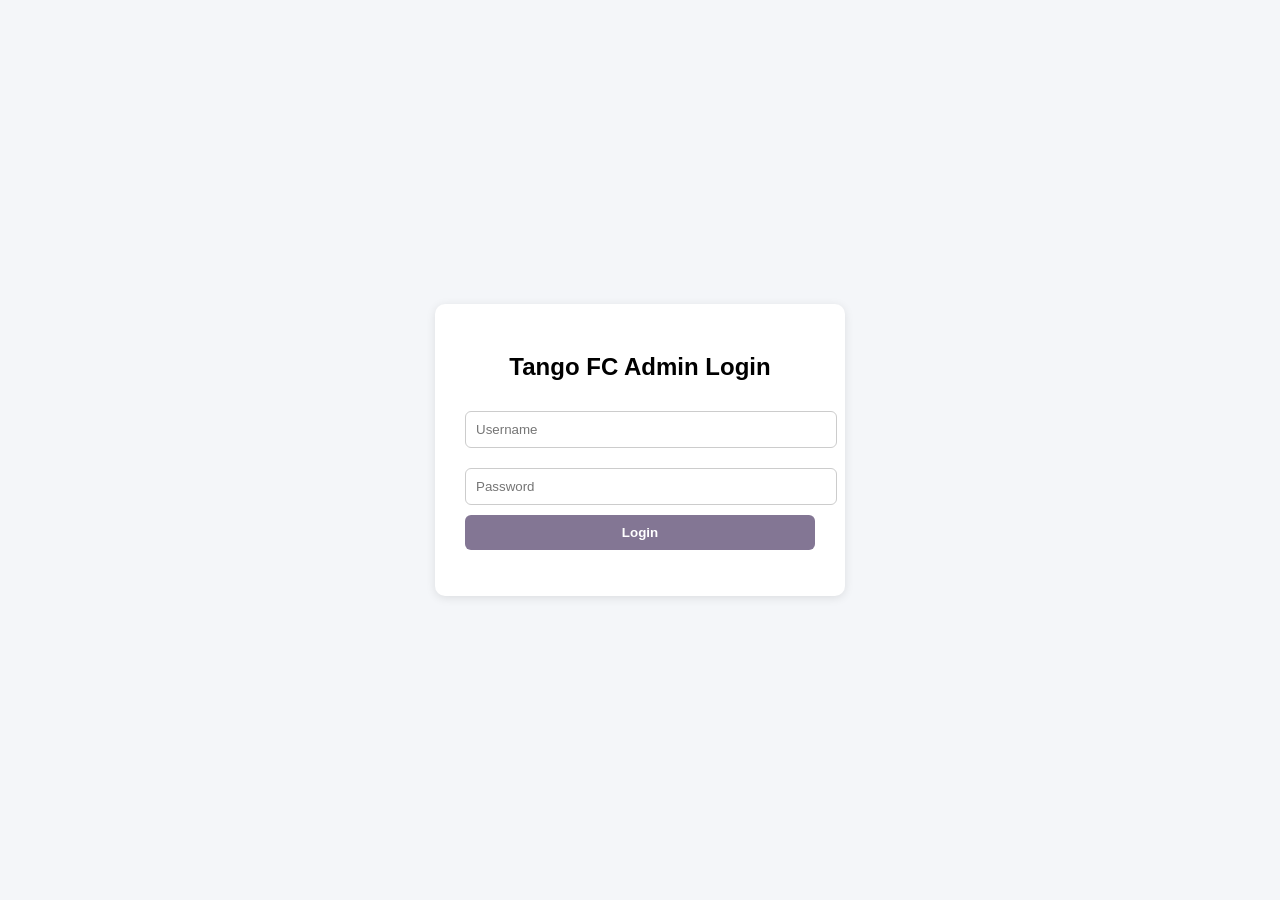
<file: tango-admin-access.html>
<!DOCTYPE html>
<html lang="en">
<head>
<meta charset="UTF-8">
<meta name="viewport" content="width=device-width, initial-scale=1.0">
<title>Tango FC Admin Login</title>
<link rel="stylesheet" href="https://cdnjs.cloudflare.com/ajax/libs/font-awesome/6.5.0/css/all.min.css">
<style>
body{margin:0;font-family:Arial;background:#f4f6f9;display:flex;justify-content:center;align-items:center;height:100vh;}
.login-card{background:white;padding:30px;border-radius:10px;box-shadow:0 2px 10px rgba(0,0,0,0.1);width:350px;}
h2{text-align:center;margin-bottom:20px;}
input{width:100%;padding:10px;margin:10px 0;border-radius:6px;border:1px solid #ccc;}
button{width:100%;padding:10px;border:none;border-radius:6px;background:#837694;color:white;font-weight:bold;cursor:pointer;}
button:hover{background:#5a4761;}
#error{color:red;text-align:center;}
</style>
</head>
<body>

<div class="login-card">
    <h2>Tango FC Admin Login</h2>
    <form id="loginForm">
        <input type="text" id="username" placeholder="Username" required>
        <input type="password" id="password" placeholder="Password" required>
        <button type="submit">Login</button>
        <p id="error"></p>
    </form>
</div>

<script>
document.getElementById("loginForm").addEventListener("submit", function(e){
    e.preventDefault();
    const user = document.getElementById("username").value;
    const pass = document.getElementById("password").value;

    if(user === "admin" && pass === "tango123"){
        sessionStorage.setItem("adminToken", "tango_secure_admin");
        window.location.href = "admin.html";
    } else {
        document.getElementById("error").innerText = "Invalid username or password";
    }
});
</script>

</body>
</html>
</file>
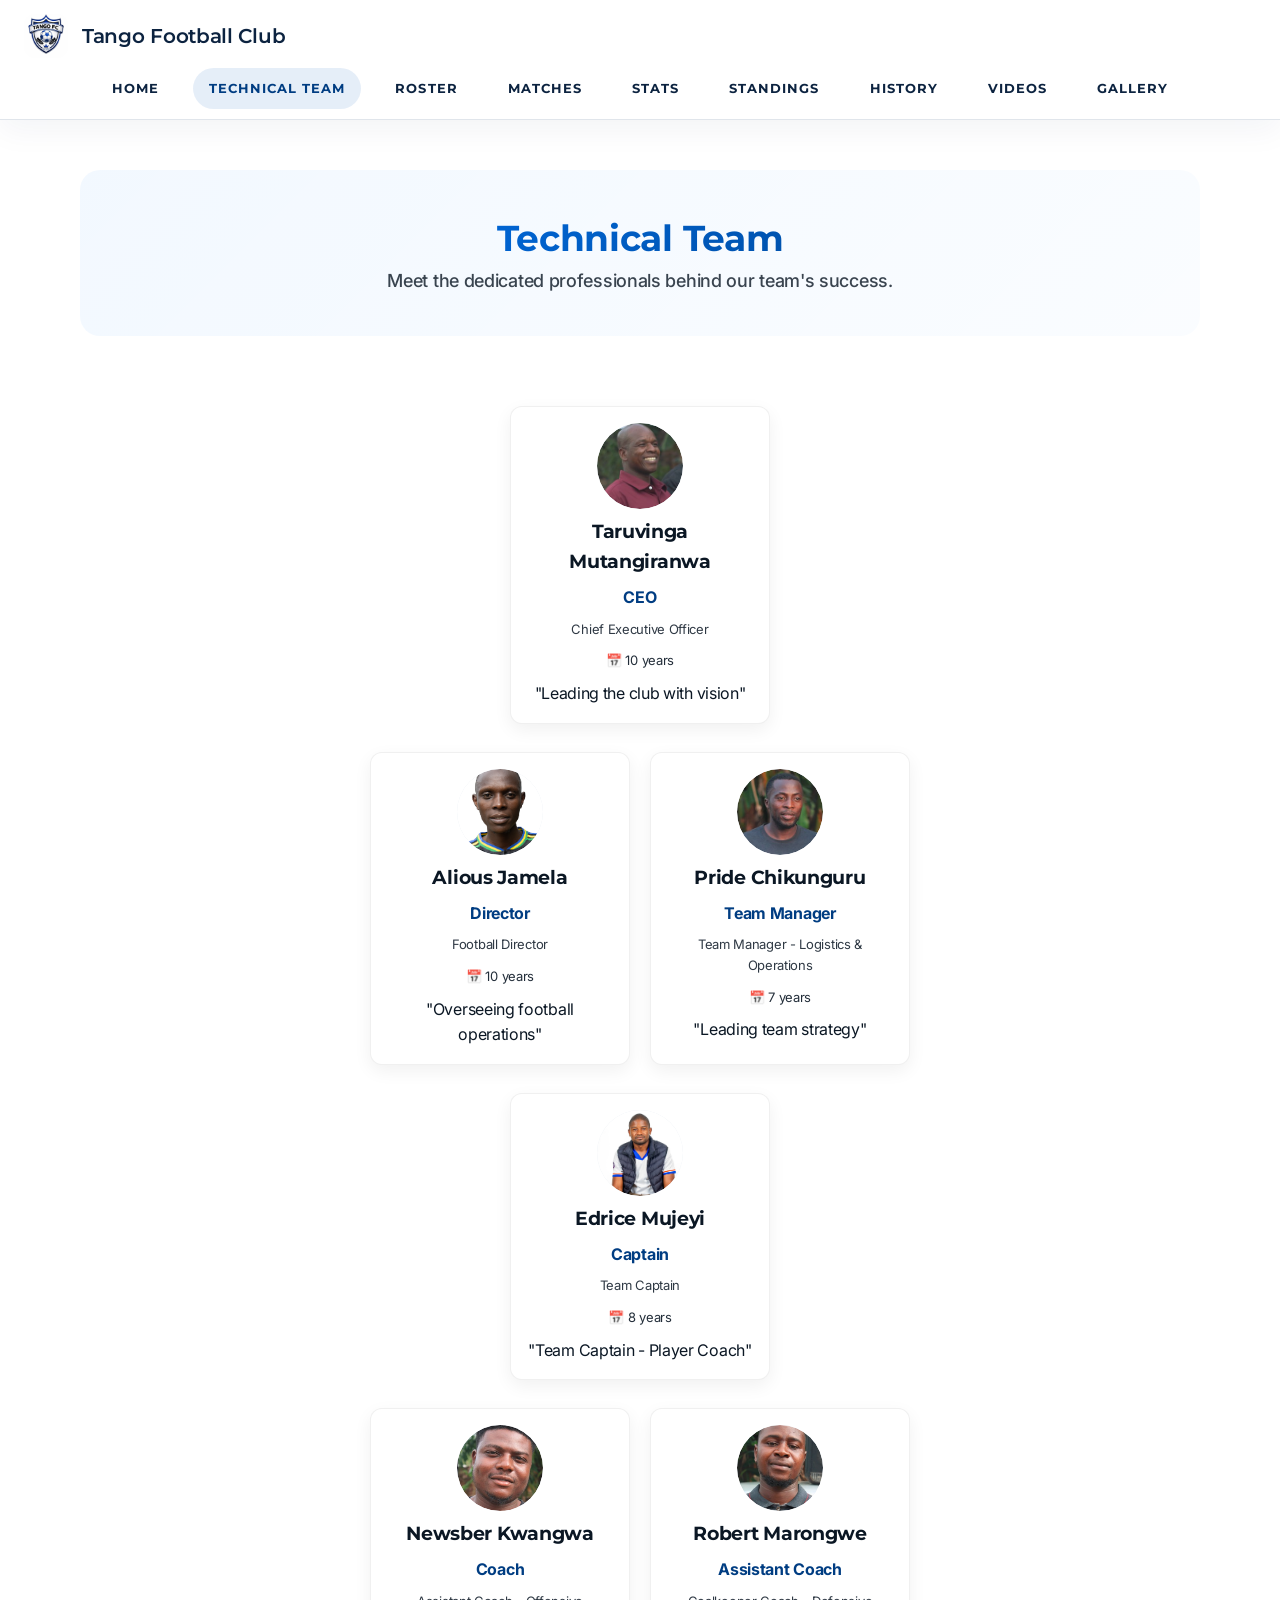
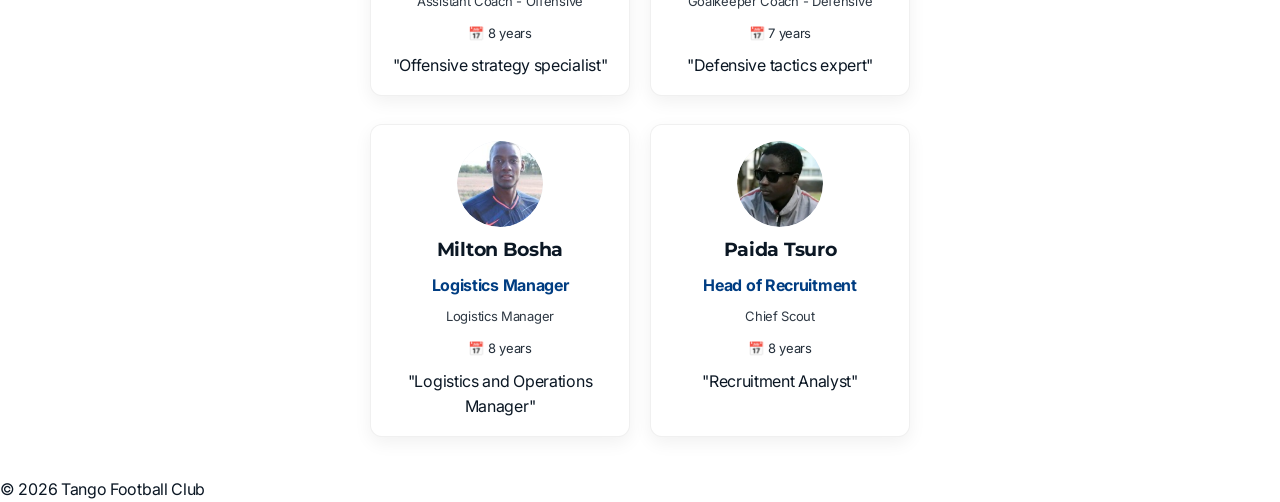
<file: technical-team.html>
<!DOCTYPE html>
<html lang="en">
<head>
    <meta charset="UTF-8">
    <meta name="viewport" content="width=device-width, initial-scale=1.0">
    <title>Tango Football Club</title>
    <link rel="stylesheet" href="css/technical-team.css">
    <link rel="stylesheet"
href="https://cdnjs.cloudflare.com/ajax/libs/font-awesome/6.5.0/css/all.min.css">
</head>
<body>
    <header>
        <div class="header-top">
            <div class="header-brand">
                <img src="images/tangoforces.jpg" alt="Tango Forces Logo" class="header-logo">
                <h1>Tango Football Club</h1>
            </div>
        </div>
        <nav>
            <ul class="nav-links">
                <li><a href="index.html">Home</a></li>
                <li><a href="technical-team.html" class="active">Technical Team</a></li>
                <li><a href="roster.html">Roster</a></li>
                <li><a href="matches.html">Matches</a></li>
                <li><a href="stats.html">Stats</a></li>
                <li><a href="league-standings.html">Standings</a></li>
                <li><a href="history.html">History</a></li>
                <li><a href="videos.html">Videos</a></li>
                <li><a href="gallery.html">Gallery</a></li>
            </ul>
        </nav>
    </header>
    <main>
        <div class="gallery-header">
            <h2>Technical Team</h2>
            <p>Meet the dedicated professionals behind our team's success.</p>
        </div>
        <div class="technical-team" id="technicalTeam"></div>

        
    </main>
    <footer>
        <p>&copy; 2026 Tango Football Club</p>
    </footer>
    <script src="js/theme.js"></script>
    <script src="js/technical-team.js"></script>
</body>
</html>
</file>
<file: css/index.css>
@import url("style.css");

.hero {
    margin: 20px 0;
    padding: 100px 40px;
    text-align: center;
    color: white;
    border-radius: 20px;
    background: linear-gradient(135deg, #003d82 0%, #005cb8 100%);
    box-shadow: 0 10px 40px rgba(0, 61, 130, 0.3);
}

.hero-background {
    position: relative;
}

.hero-overlay,
.hero-pattern {
    position: absolute;
    inset: 0;
}

.hero-overlay {
    background: rgba(0, 0, 0, 0.18);
}

.hero-pattern {
    background-image: radial-gradient(circle at top left, rgba(255, 255, 255, 0.18), transparent 35%), radial-gradient(circle at bottom right, rgba(255, 255, 255, 0.08), transparent 45%);
}

.hero-content h2 {
    font-size: 48px;
    font-weight: 700;
    margin-bottom: 10px;
    letter-spacing: -1px;
}

.hero-content p {
    font-size: 20px;
    font-weight: 400;
    opacity: 0.95;
}

.hero-subtitle {
    font-size: 20px;
    font-weight: 400;
    opacity: 0.95;
    margin: 15px 0;
}

.hero-badge span {
    font-size: 1.25rem;
    font-weight: 600;
    padding: 16px 12px;
    color: white;
    border-radius: 12px;
    background: linear-gradient(135deg, #007aff, #5856d6);
}

.hero-actions {
    display: inline-flex;
    flex-wrap: wrap;
    justify-content: center;
    gap: 18px;
    margin-top: 28px;
}

.hero-scroll {
    margin-top: 35px;
}

.about-club {
    padding: 80px 0;
    background: var(--bg-color);
}

.section-container {
    max-width: 1200px;
    margin: auto;
    padding: 0 20px;
}

.about-content {
    display: grid;
    align-items: center;
    grid-template-columns: 2fr 1fr;
    gap: 50px;
}

.about-text h2 {
    font-size: 2.2rem;
    font-weight: 700;
    margin-bottom: 20px;
    background: linear-gradient(135deg, #007aff, #5856d6);
    -webkit-background-clip: text;
    background-clip: text;
    -webkit-text-fill-color: transparent;
}

.about-text p {
    font-size: 1.1rem;
    line-height: 1.7;
    margin-bottom: 20px;
    text-align: justify;
    text-justify: inter-word;
}

.about-values {
    display: grid;
    margin-top: 30px;
    grid-template-columns: repeat(3, 1fr);
    gap: 25px;
}

.value-item {
    padding: 20px;
    transition: all 0.3s ease;
    text-align: center;
    border: 1px solid rgba(255, 255, 255, 0.1);
    border-radius: 12px;
    background: var(--card-bg);
    box-shadow: 0 4px 16px rgba(0, 0, 0, 0.1);
}

.value-item:hover {
    transform: translateY(-5px);
    box-shadow: 0 8px 24px rgba(0, 0, 0, 0.15);
}

.value-icon {
    font-size: 2rem;
    display: block;
    margin-bottom: 10px;
}

.value-item h4 {
    font-size: 1.1rem;
    font-weight: 600;
    margin-bottom: 8px;
}

.value-item p {
    font-size: 0.9rem;
    line-height: 1.5;
    opacity: 0.8;
}

.about-image {
    display: flex;
    align-items: center;
    justify-content: center;
}

.image-placeholder {
    font-size: 3rem;
    display: flex;
    align-items: center;
    flex-direction: column;
    justify-content: center;
    width: 250px;
    height: 250px;
    color: white;
    border-radius: 50%;
    background: linear-gradient(135deg, #007aff, #5856d6);
    box-shadow: 0 20px 40px rgba(0, 122, 255, 0.3);
}

.image-placeholder p {
    font-size: 1rem;
    font-weight: 600;
    margin-top: 10px;
}

.quick-stats {
    padding: 60px 0;
    color: yellow;
    background: linear-gradient(135deg, #343536, #5856d6);
}

.stats-container {
    display: grid;
    max-width: 1200px;
    margin: 0 auto;
    padding: 0 20px;
    grid-template-columns: repeat(auto-fit, minmax(200px, 1fr));
    gap: 30px;
}

.stat-card {
    padding: 30px;
    transition: all 0.3s ease;
    text-align: center;
    border: 1px solid rgba(255, 255, 255, 0.2);
    border-radius: 16px;
    background: rgba(255, 255, 255, 0.1);
    backdrop-filter: blur(20px);
    -webkit-backdrop-filter: blur(20px);
}

.stat-card:hover {
    transform: translateY(-5px);
    background: rgba(255, 255, 255, 0.15);
}

.stat-icon {
    font-size: 2.5rem;
    display: block;
    margin-bottom: 15px;
}

.stat-info {
    display: flex;
    flex-direction: column;
    gap: 5px;
}

.stat-card .stat-value {
    font-size: 2.5rem;
    font-weight: 700;
    line-height: 1;
}

.stat-desc {
    font-size: 0.9rem;
    font-weight: 500;
    opacity: 0.9;
}

.featured-players {
    padding: 80px 0;
    background: var(--bg-color);
}

.players-showcase {
    display: grid;
    margin-bottom: 40px;
    grid-template-columns: repeat(auto-fit, minmax(250px, 1fr));
    gap: 25px;
}

.player-card {
    overflow: hidden;
    transition: all 0.3s ease;
    border: 1px solid rgba(255, 255, 255, 0.1);
    border-radius: 16px;
    background: var(--card-bg);
    box-shadow: 0 8px 32px rgba(0, 0, 0, 0.1);
}

.player-card:hover {
    transform: translateY(-8px);
    box-shadow: 0 20px 40px rgba(0, 0, 0, 0.15);
}

.player-avatar {
    position: relative;
    display: flex;
    overflow: hidden;
    align-items: center;
    justify-content: center;
    height: 200px;
    background: linear-gradient(135deg, #007aff, #5856d6);
}

.player-avatar img {
    width: 100%;
    height: 100%;
    object-fit: cover;
}

.player-avatar .position-badge {
    font-size: 0.7rem;
    font-weight: 600;
    position: absolute;
    z-index: 2;
    top: 10px;
    right: 10px;
    padding: 4px 8px;
    color: white;
    border-radius: 12px;
    background: rgba(0, 0, 0, 0.8);
}

.player-overlay {
    position: absolute;
    top: 0;
    right: 0;
    bottom: 0;
    left: 0;
    background: linear-gradient(45deg, rgba(0, 122, 255, 0.1), rgba(88, 86, 214, 0.1));
}

.player-card .player-info {
    padding: 20px;
    text-align: center;
}

.player-card .player-info h4 {
    font-size: 1.2rem;
    font-weight: 700;
    margin-bottom: 5px;
}

.player-position {
    font-size: 0.9rem;
    font-weight: 500;
    margin-bottom: 15px;
    color: #007aff;
}

.player-stats {
    font-size: 0.9rem;
    display: flex;
    justify-content: center;
    opacity: 0.8;
    gap: 15px;
}

.upcoming-matches {
    padding: 80px 0;
    background: var(--secondary-bg);
}

.matches-preview {
    display: flex;
    flex-direction: column;
    margin-bottom: 40px;
    gap: 20px;
}

.match-preview {
    display: flex;
    align-items: center;
    padding: 20px;
    transition: all 0.3s ease;
    border: 1px solid rgba(255, 255, 255, 0.1);
    border-radius: 12px;
    background: var(--card-bg);
    box-shadow: 0 4px 16px rgba(0, 0, 0, 0.1);
    gap: 20px;
}

.match-preview:hover {
    transform: translateX(5px);
    box-shadow: 0 8px 24px rgba(0, 0, 0, 0.15);
}

.match-date {
    display: flex;
    align-items: center;
    flex-direction: column;
    min-width: 60px;
    padding: 10px;
    text-align: center;
    color: white;
    border-radius: 12px;
    background: linear-gradient(135deg, #007aff, #5856d6);
}

.match-date .day {
    font-size: 1.5rem;
    font-weight: 700;
    line-height: 1;
}

.match-date .month {
    font-size: 0.8rem;
    font-weight: 500;
    margin-top: 2px;
    text-transform: uppercase;
}

.match-details {
    flex: 1;
}

.match-teams {
    font-size: 1.1rem;
    font-weight: 600;
    display: flex;
    align-items: center;
    margin-bottom: 8px;
    gap: 10px;
}

.vs {
    font-weight: 700;
    color: #007aff;
}

.match-info {
    font-size: 0.9rem;
    display: flex;
    opacity: 0.8;
    gap: 15px;
}

.achievement-preview {
    margin: 50px 0;
    padding: 30px;
    border: 1px solid rgba(0, 123, 255, 0.1);
    border-radius: 12px;
    background: linear-gradient(135deg, rgba(0, 123, 255, 0.05) 0%, rgba(0, 123, 255, 0.02) 100%);
}

.achievement-grid {
    display: grid;
    margin: 25px 0;
    grid-template-columns: repeat(auto-fit, minmax(200px, 1fr));
    gap: 20px;
}

.achievement-item {
    padding: 20px;
    transition: all 0.3s ease;
    text-align: center;
    border: 1px solid rgba(0, 0, 0, 0.08);
    border-radius: 12px;
    background: var(--card-bg);
}

.achievement-item:hover {
    transform: translateY(-4px);
    box-shadow: 0 8px 20px rgba(0, 0, 0, 0.1);
}

.achievement-icon {
    font-size: 40px;
    display: block;
    margin-bottom: 10px;
}

.achievement-item h4 {
    font-size: 16px;
    margin: 10px 0;
}

.achievement-item p {
    font-size: 13px;
    opacity: 0.7;
}

.view-all-link {
    font-weight: 600;
    display: inline-block;
    margin-top: 15px;
    transition: all 0.3s ease;
    text-decoration: none;
    color: #007aff;
}

.view-all-link:hover {
    transform: translateX(5px);
}

@media (max-width: 768px) {
    .news-grid {
        grid-template-columns: 1fr;
        gap: 20px;
    }

    .stats-container {
        grid-template-columns: repeat(2, 1fr);
        gap: 20px;
    }

    .players-showcase {
        grid-template-columns: repeat(auto-fit, minmax(200px, 1fr));
        gap: 20px;
    }

    .about-content {
        text-align: center;
        grid-template-columns: 1fr;
        gap: 30px;
    }

    .about-values {
        grid-template-columns: 1fr;
        gap: 15px;
    }

    .match-preview {
        flex-direction: column;
        text-align: center;
        gap: 15px;
    }

    .match-teams {
        flex-direction: column;
        gap: 5px;
    }

    .match-info {
        justify-content: center;
    }
}

@media (max-width: 480px) {
    .stats-container,
    .players-showcase,
    .news-grid {
        grid-template-columns: 1fr;
    }

    .about-values {
        grid-template-columns: 1fr;
    }

    .btn-primary,
    .btn-secondary {
        display: block;
        margin: 10px 0;
    }
}
</file>
<file: css/admin.css>
@import url("style.css");

/* ===== GENERAL ===== */

.admin-page{
    font-family: var(--font-base);
    background:#f4f7fb;
    color:#111827;
}

.admin-page h1,
.admin-page h2,
.admin-page h3,
.admin-page h4,
.admin-page h5,
.admin-page h6 {
    font-family: var(--font-heading);
}

.admin-page header {
    position: sticky;
    top: 0;
    z-index: 100;
    background: var(--card-bg, #ffffff);
    border-bottom: 1px solid rgba(15, 47, 120, 0.08);
    box-shadow: 0 10px 30px rgba(15, 47, 120, 0.05);
}

.admin-page .header-top {
    max-width: 1200px;
    margin: 0 auto;
    padding: 18px 24px;
    display: flex;
    align-items: center;
    justify-content: space-between;
}

.admin-page .header-top h1 {
    font-size: 1.4rem;
    color: #0f172a;
    margin: 0;
}

.admin-page nav {
    max-width: 1200px;
    margin: 0 auto;
    padding: 0 24px 16px;
}

.admin-page .nav-links {
    gap: 18px;
    justify-content: center;
}

.admin-page .nav-links li a {
    color: #0f172a;
    background: rgba(37, 99, 235, 0.08);
    padding: 10px 14px;
    border-radius: 12px;
}

.admin-page .nav-links li a.active,
.admin-page .nav-links li a:hover {
    background: #2563eb;
    color: #ffffff;
}

.admin-wrapper{
    display:flex;
    min-height:calc(100vh - 160px);
    gap:30px;
    padding:30px;
    max-width:1400px;
    margin:0 auto;
}

.admin-area{
flex:1;
display:grid;
gap:24px;
}

.admin-intro{
background:linear-gradient(180deg, #f4f7fb 0%, #e9efff 100%);
border:1px solid rgba(37,99,235,0.18);
border-radius:18px;
padding:24px 28px;
box-shadow:0 18px 40px rgba(15,47,120,0.08);
}

.admin-intro h2{
margin:0 0 8px;
color:#0a2f6b;
}

.admin-intro p{
margin:0;
color:#334155;
opacity:.92;
line-height:1.6;
}

.event-row{
display:flex;
gap:14px;
flex-wrap:wrap;
margin-bottom:14px;
}

.event-row select,
.event-row input{
flex:1;
}

@media(max-width: 1024px){
.admin-wrapper{
    flex-direction:column;
    padding:20px;
}

.admin-sidebar{
    width:100%;
    min-width:auto;
    flex-direction:row;
    flex-wrap:wrap;
    justify-content:center;
    gap:10px;
}

.admin-sidebar .admin-tab-btn,
.admin-sidebar .logout-btn{
    flex:1 1 45%;
    max-width:260px;
}
}

@media(max-width: 768px){
    .admin-page .header-top{
        flex-direction:column;
        align-items:flex-start;
        padding:14px 16px;
    }

    .admin-page nav{
        padding:0 16px 12px;
    }

    .admin-page .nav-links{
        flex-wrap:wrap;
        justify-content:center;
        gap:10px;
    }

    .admin-page .nav-links li a{
        font-size:13px;
        padding:8px 10px;
    }

    .admin-wrapper{
        gap:20px;
        padding:18px;
    }

    .admin-sidebar{
        padding:18px;
    }
}

@media(max-width: 480px){
    .admin-page .header-top h1{
        font-size:1.2rem;
    }

    .admin-page nav{
        padding:0 12px 10px;
    }

    .admin-page .nav-links li a{
        font-size:12px;
        padding:6px 8px;
    }
}

/* ===== SIDEBAR ===== */

.admin-sidebar{
    width:260px;
    background:#0a2f6b;
    color:white;
    padding:28px 22px;
    display:flex;
    flex-direction:column;
    gap:18px;
    border-radius:26px;
    box-shadow:2px 14px 40px rgba(0,0,0,0.12);
}

.admin-sidebar-title{
    font-size:0.95rem;
    letter-spacing:0.08em;
    text-transform:uppercase;
    opacity:0.85;
    margin-bottom:8px;
}

.club-name{
    text-align:center;
    font-size:22px;
    margin-bottom:16px;
    font-weight:bold;
    letter-spacing:1px;
}

.sidebar-menu{
    display:flex;
    flex-direction:column;
    gap:10px;
}

/* NAV BUTTONS */

.admin-tab-btn{
    background:none;
    border:none;
    color:white;
    padding:14px 16px;
    margin-bottom:8px;
    text-align:left;
    cursor:pointer;
    border-radius:14px;
    font-size:15px;
    transition:all 0.25s ease;
    display:flex;
    align-items:center;
    gap:12px;
}

.admin-tab-btn i{
    margin-right:0;
    min-width:18px;
}

.admin-tab-btn:hover{
    background:#1d4ed8;
}

.admin-tab-btn.active{
background:#2563eb;
font-weight:bold;
}

/* LOGOUT */

.logout-btn{
margin-top:auto;
background:#e63946;
border:none;
padding:12px;
color:white;
cursor:pointer;
border-radius:6px;
font-size:15px;
transition:0.3s;
}

.logout-btn:hover{
background:#c92f3a;
}

/* ===== MAIN CONTENT ===== */

.admin-area{
    flex:1;
    display:grid;
    gap:24px;
}

.admin-main{
    flex:1;
    display:flex;
    flex-direction:column;
}

/* TOPBAR */

.admin-topbar{
background:white;
padding:20px 30px;
border-bottom:1px solid #ddd;
box-shadow:0 2px 8px rgba(0,0,0,0.05);
}

.admin-topbar h1{
font-size:22px;
color:#0a2f6b;
}

/* CONTENT AREA */

.admin-content{
padding:30px;
}

/* ===== DASHBOARD CARDS ===== */

.dashboard-cards{
display:grid;
grid-template-columns:repeat(auto-fit,minmax(220px,1fr));
gap:20px;
margin-bottom:30px;
}

.admin-main{
flex:1;
display:flex;
flex-direction:column;
background:#eff4ff;
}

.card{
background:linear-gradient(180deg, #ffffff 0%, #edf4ff 100%);
padding:28px;
border-radius:18px;
border:1px solid rgba(37,99,235,0.18);
box-shadow:0 18px 40px rgba(15,47,120,0.1);
text-align:left;
transition:transform 0.25s ease, box-shadow 0.25s ease;
}

.card:hover{
transform:translateY(-3px);
box-shadow:0 22px 46px rgba(15,47,120,0.14);
}

.card h3{
margin-bottom:14px;
color:#0a2f6b;
font-size:1.3rem;
}

.card p{
font-size:1rem;
font-weight:600;
color:#1e40af;
}

/* ===== FORMS ===== */

.admin-form{
background:white;
padding:25px;
border-radius:10px;
box-shadow:0 3px 10px rgba(0,0,0,0.08);
display:grid;
grid-template-columns:1fr 1fr;
gap:15px;
margin-bottom:25px;
}

.admin-form .event-row{
grid-column: 1 / -1;
}

.admin-form input,
.admin-form select{
width:100%;
padding:12px 14px;
border-radius:10px;
border:1px solid rgba(37,99,235,0.25);
background:#f8fbff;
color:#0f172a;
font-size:14px;
font-weight:600;
min-height:48px;
box-sizing:border-box;
}

.admin-form input:focus,
.admin-form select:focus{
outline:none;
border-color:#2563eb;
box-shadow:0 0 0 3px rgba(37,99,235,0.10);
}

/* SAVE BUTTON */

.btn-save{
background:#2563eb;
color:white;
border:none;
padding:12px;
border-radius:6px;
cursor:pointer;
font-size:15px;
grid-column:span 2;
transition:0.3s;
}

.btn-save:hover{
background:#1d4ed8;
}

.small-btn{
background:#2563eb;
color:white;
border:none;
padding:10px 12px;
border-radius:6px;
cursor:pointer;
font-size:15px;
transition:0.3s;
}

.small-btn:hover{
background:#1d4ed8;
}

/* ===== PLAYER / MATCH LIST ===== */

.admin-list div{
background:white;
padding:15px;
margin-bottom:12px;
border-radius:8px;
display:flex;
justify-content:space-between;
align-items:center;
box-shadow:0 2px 6px rgba(0,0,0,0.06);
transition:0.2s;
}

.admin-list div:hover{
transform:translateY(-2px);
box-shadow:0 4px 10px rgba(0,0,0,0.1);
}

/* ACTION BUTTONS */

.admin-list button{
border:none;
padding:7px 12px;
border-radius:5px;
cursor:pointer;
font-size:13px;
margin-left:5px;
}

.admin-list button:first-child{
background:#2563eb;
color:white;
}

.admin-list button:last-child{
background:#e63946;
color:white;
}

/* ===== TABS ===== */

.admin-tab{
display:none;
}

.admin-tab.active{
display:block;
}

.file-upload{
    display:inline-flex;
    align-items:center;
    gap:12px;
    margin-top:20px;
    padding:14px 18px;
    background:#eef4ff;
    border:1px dashed #2563eb;
    border-radius:12px;
    cursor:pointer;
    color:#0b3d91;
    font-weight:600;
}

.file-upload input{
    display:none;
}

.log-preview{
    margin-top:20px;
    padding:18px;
    background:#ffffff;
    border:1px solid rgba(37,99,235,0.15);
    border-radius:14px;
    overflow-x:auto;
}

.log-preview table{
    width:100%;
    border-collapse:collapse;
}

.log-preview th,
.log-preview td{
    padding:10px 12px;
    border:1px solid rgba(37,99,235,0.12);
    text-align:left;
}

.log-note{
    margin-top:18px;
    color:#0b3d91;
    background:#eef4ff;
    padding:14px 16px;
    border-radius:12px;
    border:1px solid rgba(37,99,235,0.15);
}
</file>
<file: css/history.css>
@import url("style.css");

/* History page styles */

/* Page-specific styles can be added here. */
</file>
<file: css/style.css>
/* ========== THEME / COLORS ========== */
@import url('https://fonts.googleapis.com/css2?family=Inter:wght@400;500;600;700;800&family=Montserrat:wght@500;600;700;800&display=swap');

:root {
    --font-base: 'Inter', system-ui, -apple-system, BlinkMacSystemFont, 'Segoe UI', sans-serif;
    --font-heading: 'Montserrat', system-ui, -apple-system, BlinkMacSystemFont, 'Segoe UI', sans-serif;
    --bg-color: #ffffff;
    --text-color: #111;
    --card-bg: #ffffff;
    --goal-color: #0a7d33;
    --yellow-card: #b38b00;
    --red-card: #c62828;
}

/* DARK MODE */

body.dark-mode {
    --bg-color: #0f172a;
    --text-color: #f1f5f9;
    --card-bg: #1e293b;
    --goal-color: #22c55e;
    --yellow-card: #facc15;
    --red-card: #ef4444;
}

:root[data-theme="light"] {
    --bg-color: #ffffff;
    --text-color: #0b1724;
    --card-bg: #ffffff;
    --header-bg: #002b4f;
    --header-text: #ffffff;
    --nav-hover: #001f3a;
    --secondary-bg: #f0f4f8;
}

:root[data-theme="dark"] {
    --bg-color: #0b0f14;
    --text-color: #e6eef6;
    --card-bg: #0f1720;
    --header-bg: #00131f;
    --header-text: #e6eef6;
    --nav-hover: #003a66;
    --secondary-bg: #0b1220;
}

/* ========== RESET / BASE STYLES ========== */
* {
    box-sizing: border-box;
    margin: 0;
    padding: 0;
}

html {
    scroll-behavior: smooth;
}

body {
    font-family: var(--font-base);
    line-height: 1.6;
    text-rendering: optimizeLegibility;
    -webkit-font-smoothing: antialiased;

    transition: background-color 0.3s, color 0.3s;
    letter-spacing: -0.3px;

    color: var(--text-color);
    background-color: var(--bg-color);
}

h1, h2, h3, h4, h5, h6 {
    font-family: var(--font-heading);
}

section h2,
.page-hero h2,
.hero-content h2,
.standings-header h2,
.gallery-hero h2 {
    font-family: var(--font-heading);
    letter-spacing: -0.04em;
}

button,
.btn-primary,
.btn-secondary,
.filter-btn,
.admin-tab-btn,
.logout-btn {
    font-family: var(--font-heading);
}

img,
picture,
video,
iframe {
    max-width: 100%;
    height: auto;
}

/* ========== HEADER / NAVIGATION ========== */
header {
    position: sticky;
    z-index: 100;
    top: 0;

    background-color: #ffffff;
    color: #0c2340;
    border-bottom: 1px solid rgba(0, 45, 90, 0.12);
    box-shadow: 0 10px 30px rgba(15, 44, 90, 0.05);
}

.header-top {
    display: flex;
    align-items: center;
    justify-content: space-between;
    width: 100%;
    max-width: 1300px;
    margin: 0 auto;
    padding: 14px 24px 10px;
    gap: 24px;
}

.header-brand {
    display: flex;
    align-items: center;
    gap: 14px;
}

.header-logo,
.hero-logo {
    width: 44px;
    height: 44px;
    border-radius: 12px;
    object-fit: cover;
}

.hero-logo {
    width: 42px;
    height: 42px;
    vertical-align: middle;
}

.brand {
    display: inline-flex;
    align-items: center;
    gap: 12px;
    text-decoration: none;
    color: #002b4f;
    font-family: var(--font-heading);
    font-size: 16px;
    font-weight: 800;
    letter-spacing: 0.08em;
    text-transform: uppercase;
}

.brand-logo {
    width: 40px;
    height: 40px;
    display: inline-flex;
    align-items: center;
    justify-content: center;
    border-radius: 50%;
    background: linear-gradient(135deg, #003d82 0%, #005cb8 100%);
    color: #ffffff;
    font-size: 18px;
    font-weight: 700;
}

.header-top h1 {
    font-size: 20px;
    font-weight: 600;
}

nav {
    margin: 0 auto;
    padding: 0 24px 10px;
    max-width: 1300px;
}

.nav-links {
    list-style: none;
    display: flex;
    flex-wrap: wrap;
    justify-content: center;
    align-items: center;
    gap: 18px;
    padding: 0;
    margin: 0;
    overflow-x: hidden;
    white-space: normal;
    -webkit-overflow-scrolling: touch;
}

.nav-links li {
    flex: 0 0 auto;
}

.nav-links li a {
    text-decoration: none;
    color: #0c2340;
    padding: 10px 16px;
    display: block;
    border-radius: 999px;
    transition: background-color 0.25s ease, color 0.25s ease;
}

nav ul {
    display: flex;
    flex-wrap: wrap;
    justify-content: center;
    overflow-x: hidden;
    -webkit-overflow-scrolling: touch;

    max-width: 1300px;
    margin: 0;
    padding: 0;

    list-style: none;
    gap: 18px;
}

nav ul li {
    flex: 0 0 auto;
}

/* Hide scrollbar arrow buttons on supported browsers */
*::-webkit-scrollbar-button {
    display: none;
    width: 0;
    height: 0;
}


nav a {
    font-family: var(--font-heading);
    font-size: 13px;
    font-weight: 700;
    letter-spacing: 0.08em;
    text-transform: uppercase;

    position: relative;
    padding: 10px 16px;
    transition: all 0.25s ease;
    text-decoration: none;
    color: #0c2340;
    border-radius: 999px;
}

nav a:hover,
nav a.active,
.nav-links li a:hover,
.nav-links li a.active {
    color: #003d82;
    background-color: rgba(0, 92, 184, 0.10);
}

nav a:hover,
nav a.active {
    color: #ffffff;
    background-color: var(--nav-hover);
}

nav a.active::after {
    position: absolute;
    right: 12px;
    bottom: -8px;
    left: 12px;

    height: 3px;

    content: '';

    border-radius: 2px;
    background-color: #ffffff;
}



/* ========== PAGE LAYOUT ========== */
main {
    max-width: 1200px;
    margin: 0 auto;
    padding: 20px;
}

/* ========== HERO SECTION ========== */
.hero {
    margin: 20px 0;
    padding: 100px 40px;

    text-align: center;

    color: white;
    border-radius: 20px;
    background: linear-gradient(135deg, #003d82 0%, #005cb8 100%);
    box-shadow: 0 10px 40px rgba(0, 61, 130, 0.3);
}

.hero-content h2 {
    font-size: 48px;
    font-weight: 700;

    margin-bottom: 10px;

    letter-spacing: -1px;
}

.hero-content p {
    font-size: 20px;
    font-weight: 400;

    opacity: 0.95;
}

section {
    margin: 30px 0;
    padding: 25px;

    transition: box-shadow 0.3s ease;
    animation: fadeIn 0.6s ease-out;

    border: 1px solid rgba(0, 0, 0, 0.05);
    border-radius: 12px;
    background-color: var(--card-bg);
    box-shadow: 0 1px 3px rgba(0, 0, 0, 0.07);
}

section:hover {
    box-shadow: 0 4px 12px rgba(0, 0, 0, 0.1);
}

section h2 {
    font-size: 28px;
    font-weight: 700;

    margin-bottom: 15px;
    padding-bottom: 12px;

    letter-spacing: -0.5px;

    color: #003d82;
    border-bottom: 1px solid rgba(0, 61, 130, 0.12);
    display: inline-flex;
    align-items: center;
    gap: 0.6rem;
}

section h2::before {
    content: '\25CB';
    color: #007aff;
    font-size: 0.8rem;
    line-height: 1;
}

.featured-players {
    margin: 60px 0;
}

.featured-players h2 {
    font-size: 32px;

    margin-bottom: 50px;

    text-align: center;
}

/* ========== PLAYER CUBE / ROSTER SECTION ========== */
.players-cube-grid {
    display: grid;

    margin-top: 30px;
    padding: 20px;

    grid-template-columns: repeat(auto-fit, minmax( 250px, 1fr) );
    gap: 40px;
}

.player-cube-wrapper {
    position: relative;

    display: flex;
    align-items: center;
    justify-content: center;

    height: 320px;

    animation: fadeInUp 0.8s ease-out backwards;

    perspective: 1200px;
}

.player-cube-wrapper:nth-child(1) {
    animation-delay: 0.1s;
}

.player-cube-wrapper:nth-child(2) {
    animation-delay: 0.2s;
}

.player-cube-wrapper:nth-child(3) {
    animation-delay: 0.3s;
}

.player-cube-wrapper:nth-child(4) {
    animation-delay: 0.4s;
}

.player-cube-wrapper:nth-child(5) {
    animation-delay: 0.5s;
}

.player-cube-wrapper:nth-child(6) {
    animation-delay: 0.6s;
}

@keyframes fadeInUp {

from {
    transform: translateY(30px);

    opacity: 0;
}

to {
    transform: translateY(0);

    opacity: 1;
}

}

.player-cube {
    position: relative;

    width: 260px;
    height: 260px;

    cursor: pointer;
    transition: all 0.3s ease;
    animation: gentleRotate 20s infinite linear;

    transform-style: preserve-3d;
}

@keyframes gentleRotate {

0% {
    transform: rotateY(0deg);
}

25% {
    transform: rotateY(90deg);
}

50% {
    transform: rotateY(180deg);
}

75% {
    transform: rotateY(270deg);
}

100% {
    transform: rotateY(360deg);
}

}

.player-cube-wrapper:hover .player-cube {
    transform: scale(1.05);
    animation-play-state: paused;
}

.player-cube-wrapper:hover {
    z-index: 10;
}

.cube-face {
    font-family: -apple-system, BlinkMacSystemFont, 'Segoe UI', sans-serif;

    position: absolute;

    display: flex;
    align-items: center;
    justify-content: center;

    width: 260px;
    height: 260px;

    transition: all 0.3s ease;

    color: #1d1d1f;
    border: 2px solid rgba(0, 123, 255, 0.1);
    border-radius: 20px;
    background: linear-gradient(135deg, #ffffff 0%, #f8f9fa 50%, #e9ecef 100%);
    box-shadow: 0 20px 60px rgba(0, 0, 0, 0.1) , inset 0 2px 0 rgba( 255, 255, 255, 0.8) , inset 0 -2px 4px rgba( 0, 0, 0, 0.05);

    backface-visibility: hidden;
}

.player-cube-wrapper:hover .cube-face {
    box-shadow: 0 30px 80px rgba(0, 123, 255, 0.15) , inset 0 2px 0 rgba( 255, 255, 255, 0.9) , inset 0 -2px 4px rgba( 0, 0, 0, 0.03);
}

.front-face {
    transform: translateZ(130px);
}

.back-face {
    transform: rotateY(180deg) translateZ( 130px);
}

.right-face {
    transform: rotateY(90deg) translateZ( 130px);
}

.left-face {
    transform: rotateY(270deg) translateZ( 130px);
}

/* Cube Face Content Styling */

.cube-face-content {
    display: flex;
    align-items: center;
    flex-direction: column;
    justify-content: center;

    width: 100%;
    height: 100%;
    padding: 20px;

    text-align: center;
}

.cube-face-content h3 {
    font-size: 22px;
    font-weight: 700;

    margin-bottom: 12px;

    color: #1d1d1f;
    text-shadow: 0 1px 2px rgba(0, 0, 0, 0.1);
}

.cube-face-content h4 {
    font-size: 16px;
    font-weight: 600;

    margin-bottom: 15px;

    letter-spacing: 0.5px;
    text-transform: uppercase;

    opacity: 0.8;
    color: #6c757d;
}

.cube-face-content .jersey {
    font-size: 16px;
    font-weight: 500;

    display: inline-block;

    margin-top: 8px;
    padding: 4px 8px;

    opacity: 0.7;
    color: #6c757d;
    border-radius: 8px;
    background: rgba(0, 123, 255, 0.1);
}

.player-passport-photo {
    width: 80px;
    height: 80px;
    margin-bottom: 15px;

    transition: all 0.3s ease;

    border: 3px solid rgba(0, 123, 255, 0.2);
    border-radius: 50%;
    box-shadow: 0 4px 12px rgba(0, 0, 0, 0.15);

    object-fit: cover;
}

.match-status {
    font-size: 0.9rem;

    margin-top: 6px;

    color: var(--text-color);
}

.status-tag {
    font-size: 0.75rem;
    font-weight: 700;

    display: inline-block;

    padding: 4px 8px;

    color: white;
    border-radius: 12px;
}

.status-upcoming {
    background: #007aff;
}

.status-postponed {
    background: #ff8c00;
}

.status-played {
    background: #28a745;
}

.btn-action {
    margin: 0 6px;
    padding: 6px 10px;

    cursor: pointer;

    border: 1px solid rgba(0, 0, 0, 0.08);
    border-radius: 8px;
    background: var(--card-bg);
}

.player-cube-wrapper:hover .player-passport-photo {
    transform: scale(1.05);

    border-color: #007aff;
    box-shadow: 0 6px 20px rgba(0, 123, 255, 0.3);
}

.cube-face-content .nickname-text {
    font-size: 16px;
    font-weight: 600;
    font-style: italic;

    margin-top: 8px;

    color: #007aff;
    text-shadow: 0 1px 2px rgba(0, 123, 255, 0.2);
}

.cube-face-content .position-text {
    font-size: 20px;
    font-weight: 700;

    margin-bottom: 12px;

    color: #1d1d1f;
}



/* Front Face Styling */

.player-front-content {
    width: 100%;

    text-align: center;
}

.player-image-large {
    font-size: 60px;

    display: block;

    margin-bottom: 10px;
}

.player-front-content h3 {
    font-size: 20px;
    font-weight: 700;

    margin-bottom: 8px;

    letter-spacing: -0.5px;
}

.jersey {
    font-size: 14px;
    font-weight: 500;

    opacity: 0.9;
}

/* Back Face Styling */

.player-stats-large {
    width: 100%;
    padding: 20px;

    text-align: center;
}

.player-stats-large h4 {
    font-size: 16px;
    font-weight: 600;

    margin-bottom: 15px;

    opacity: 0.95;
}

.stat-item {
    display: flex;
    justify-content: space-between;

    margin-bottom: 12px;
    padding: 8px 0;

    border-bottom: 1px solid rgba(0, 0, 0, 0.08);
}

.stat-label {
    font-size: 12px;
    font-weight: 500;

    text-transform: uppercase;

    opacity: 0.7;
    color: #86868b;
}

.stat-value {
    font-size: 20px;
    font-weight: 700;

    color: #1d1d1f;
}

/* Right Face Styling */

.player-position-large {
    width: 100%;

    text-align: center;
}

.player-position-large h4 {
    font-size: 16px;
    font-weight: 600;

    margin-bottom: 15px;

    opacity: 0.95;
}

.position-text {
    font-size: 24px;
    font-weight: 700;

    margin-bottom: 15px;
}

.player-position-large .position-badge {
    font-size: 28px;
    font-weight: 700;

    display: flex;
    align-items: center;
    justify-content: center;

    width: 60px;
    height: 60px;
    margin: 0 auto;

    color: #007aff;
    border-radius: 50%;
    background-color: rgba(0, 123, 255, 0.1);
}

/* Left Face Styling */

.player-nickname-large {
    width: 100%;
    padding: 20px;

    text-align: center;
}

.player-nickname-large h4 {
    font-size: 14px;
    font-weight: 600;

    margin-bottom: 15px;

    letter-spacing: 1px;
    text-transform: uppercase;

    opacity: 0.8;
}

.nickname-text {
    font-size: 22px;
    font-weight: 700;
    font-style: italic;
    line-height: 1.4;
}

/* Top Face Styling */

.top-face .player-info {
    display: flex;
    justify-content: space-around;

    width: 100%;
    padding: 15px;

    gap: 20px;
}

.info-item {
    text-align: center;
}

.info-label {
    font-size: 11px;
    font-weight: 600;

    display: block;

    margin-bottom: 8px;

    letter-spacing: 0.5px;
    text-transform: uppercase;

    opacity: 0.8;
}

.info-value {
    font-size: 18px;
    font-weight: 700;

    display: block;
}

/* Bottom Face Styling */

.player-highlight {
    width: 100%;

    text-align: center;
}

.player-highlight h4 {
    font-size: 14px;
    font-weight: 600;

    margin-bottom: 12px;

    text-transform: uppercase;

    opacity: 0.9;
}

.player-highlight p {
    font-size: 16px;
    font-weight: 500;
}


@keyframes fadeIn {

from {
    transform: translateY(20px);

    opacity: 0;
}

to {
    transform: translateY(0);

    opacity: 1;
}

}

/* ========== RESPONSIVE STYLES ========== */
@media(max-width: 768px) {
    /* Mobile navigation - two rows */
    .nav-links {
        flex-wrap: wrap;
        justify-content: center;
        gap: 8px 12px;
        padding: 12px;
        max-height: none;
    }

    .nav-links li {
        flex: 0 0 auto;
        min-width: 0;
    }

    .nav-links li a {
        font-size: 11px;
        padding: 6px 8px;
        white-space: nowrap;
    }

    /* Force two rows by limiting width */
    .nav-links li:nth-child(n+6) {
        margin-top: 4px;
    }

    .players-cube-grid {
        padding: 10px;

        grid-template-columns: 1fr;
        gap: 30px;
    }

    .player-cube-wrapper {
        height: 240px;
    }

    .player-cube {
        width: 180px;
        height: 180px;
    }

    .cube-face {
        width: 180px;
        height: 180px;

        border-radius: 12px;
    }

    .front-face {
        transform: translateZ(90px);
    }

    .back-face {
        transform: rotateY(180deg) translateZ( 90px);
    }

    .right-face {
        transform: rotateY(90deg) translateZ( 90px);
    }

    .left-face {
        transform: rotateY(-90deg) translateZ( 90px);
    }

    .top-face {
        transform: rotateX(90deg) translateZ( 90px);
    }

    .bottom-face {
        transform: rotateX(-90deg) translateZ( 90px);
    }

    .player-image-large {
        font-size: 60px;
    }

    .player-front-content h3 {
        font-size: 18px;
    }

    /* Hero Section Mobile */
    .hero {
        margin: 15px 0;
        padding: 40px 20px;
        border-radius: 12px;
    }

    .hero-content h1 {
        font-size: 24px;
        margin-bottom: 10px;
    }

    .hero-badge {
        font-size: 12px;
        margin-bottom: 15px;
    }

    .hero-content h2 {
        font-size: 24px;
    }

    .hero-content p {
        font-size: 14px;
        margin-bottom: 15px;
    }

    .hero-stats {
        gap: 12px;
        margin-bottom: 15px;
    }

    .hero-stats .stat-item {
        flex-direction: column;
        gap: 4px;
    }

    .hero-stats .stat-number {
        font-size: 18px;
    }

    .hero-stats .stat-label {
        font-size: 11px;
    }

    .hero-actions {
        flex-direction: column;
        gap: 10px;
    }

    .hero-actions a {
        font-size: 14px;
        padding: 10px 20px;
    }

    .hero-logo {
        height: 30px;
        width: 30px;
    }
}

.player-face-id {
    font-size: 48px;

    display: block;

    margin-bottom: 8px;

    animation: bounce 2s infinite;
}

@keyframes bounce {

0%,
100% {
    transform: translateY(0);
}

50% {
    transform: translateY(-10px);
}

}

/* Technical team hierarchy styles */

.technical-grid {
    display: flex;
    align-items: center;
    flex-direction: column;

    padding: 20px 10px;

    gap: 28px;
}

.technical-row {
    display: flex;
    flex-wrap: wrap;
    justify-content: center;

    width: 100%;
    max-width: 1100px;

    gap: 20px;
}

.technical-row.top {
    justify-content: center;
}

.technical-card {
    width: 260px;
    padding: 16px;

    text-align: center;

    border: 1px solid rgba(0, 0, 0, 0.06);
    border-radius: 12px;
    background-color: var(--card-bg);
    box-shadow: 0 6px 18px rgba(0, 0, 0, 0.06);
}

.technical-card .technical-card-inner {
    display: flex;
    align-items: center;
    flex-direction: column;

    gap: 8px;
}

.technical-image {
    font-size: 48px;

    display: flex;
    overflow: hidden;
    align-items: center;
    justify-content: center;

    width: 86px;
    height: 86px;

    border-radius: 50%;
    background: var(--secondary-bg);
}

.team-member-photo {
    width: 100%;
    height: 100%;

    border-radius: 50%;

    object-fit: cover;
}

.member-role {
    font-weight: 700;

    color: #003d82;
}

.member-title {
    font-size: 13px;

    opacity: 0.85;
}

.member-info .experience {
    font-size: 13px;

    opacity: 0.9;
}

@media(max-width: 720px) {
    .technical-card {
        width: 90%;
        max-width: 360px;
    }

    .technical-row {
        gap: 14px;
    }
}

/* ========== MATCHES PAGE ========== */

.matches-header {
    margin: 30px 20px 50px 20px;
    padding: 40px 20px;

    text-align: center;

    border-radius: 20px;
    background: linear-gradient(135deg, rgba( 0, 123, 255, 0.05) 0%, rgba( 0, 123, 255, 0.02) 100%);
}

.matches-header h2 {
    font-size: 36px;
    font-weight: 700;

    background: linear-gradient(135deg, #007aff, #003d82);
    background-clip: text;
    -webkit-background-clip: text;
    -webkit-text-fill-color: transparent;
}

.matches-header p {
    font-size: 18px;
    font-weight: 500;

    opacity: 0.8;
    color: var(--text-color);
}

.season-badge {
    display: inline-block;

    margin-top: 15px;
}

.season-badge span {
    font-size: 12px;
    font-weight: 600;

    padding: 8px 16px;

    letter-spacing: 0.5px;
    text-transform: uppercase;

    color: white;
    border-radius: 20px;
    background: linear-gradient(135deg, #007aff, #0056b3);
    box-shadow: 0 4px 12px rgba(0, 123, 255, 0.2);
}

.matches-filters {
    display: flex;
    flex-wrap: wrap;
    justify-content: center;

    margin-bottom: 40px;
    padding: 0 20px;

    gap: 15px;
}

.match-filter-btn {
    font-size: 15px;
    font-weight: 600;

    position: relative;

    overflow: hidden;

    padding: 14px 28px;

    cursor: pointer;
    transition: all 0.3s ease;

    border: 2px solid rgba(0, 123, 255, 0.2);
    border-radius: 25px;
    background: var(--card-bg);
}

.match-filter-btn::before {
    position: absolute;
    top: 0;
    left: -100%;

    width: 100%;
    height: 100%;

    content: '';
    transition: left 0.5s ease;

    background: linear-gradient(90deg, transparent, rgba( 0, 123, 255, 0.1) , transparent);
}

.match-filter-btn:hover::before {
    left: 100%;
}

.match-filter-btn:hover {
    transform: translateY(-2px);

    border-color: #007aff;
    box-shadow: 0 8px 25px rgba(0, 123, 255, 0.15);
}

.match-filter-btn.active {
    color: white;
    border-color: #007aff;
    background: linear-gradient(135deg, #007aff 0%, #0056b3 100%);
    box-shadow: 0 4px 20px rgba(0, 123, 255, 0.3);
}

.match-refresh-btn {
    font-size: 14px;

    margin-left: 15px;
    padding: 12px 15px;

    cursor: pointer;
    transition: all 0.3s ease;

    color: #007aff;
    border: 1px solid rgba(0, 123, 255, 0.3);
    border-radius: 8px;
    background: rgba(0, 123, 255, 0.1);
}

.match-refresh-btn:hover {
    transform: scale(1.05);

    background: rgba(0, 123, 255, 0.2);
    box-shadow: 0 4px 15px rgba(0, 123, 255, 0.2);
}

/* ========== MATCH CARDS ==========
   Keep a single matches container definition and preserve the final intended layout. */
.matches-container {
    display: flex;
    flex-direction: column;

    max-width: 900px;
    margin: auto;
    padding: 10px;

    gap: 20px;
}

.match-card {
    font-family: 'Segoe UI', Arial, sans-serif;
    padding: 16px 18px;
    transition: transform 0.2s ease, box-shadow 0.2s ease;
    color: #1f2937;
    border: 1px solid rgba(148, 163, 184, 0.28);
    border-radius: 16px;
    background-color: #ffffff;
    box-shadow: 0 6px 18px rgba(15, 23, 42, 0.08);
}

.match-card:hover {
    transform: translateY(-2px);
    box-shadow: 0 12px 28px rgba(15, 23, 42, 0.12);
}

.matches-container {
    display: grid;
    gap: 24px;
}

.match-card-header {
    display: flex;
    justify-content: space-between;
    align-items: center;
    gap: 12px;
    margin-bottom: 16px;
}

.match-meta {
    display: flex;
    flex-wrap: wrap;
    gap: 10px;
    color: #475569;
    font-size: 0.88rem;
    margin-bottom: 14px;
}

.match-meta span {
    display: inline-flex;
    align-items: center;
    gap: 6px;
    padding: 6px 10px;
    border-radius: 999px;
    background: rgba(37, 99, 235, 0.08);
}

.match-teams {
    display: grid;
    grid-template-columns: 1fr auto 1fr;
    align-items: center;
    gap: 14px;
    margin-bottom: 14px;
}

.team {
    display: flex;
    flex-direction: column;
    gap: 6px;
}

.team-name {
    font-size: 1rem;
    font-weight: 700;
    color: #0f172a;
}

.match-score {
    display: inline-flex;
    justify-content: center;
    align-items: center;
    min-width: 90px;
    padding: 12px 16px;
    border-radius: 18px;
    font-size: 1.1rem;
    font-weight: 700;
    color: #0f172a;
    background: rgba(96, 165, 250, 0.15);
}

.team-events {
    background: rgba(226, 242, 255, 0.9);
    border-left: 4px solid #2563eb;
    padding: 12px;
    border-radius: 16px;
}

.match-events-row {
    display: grid;
    grid-template-columns: 1fr 1fr;
    gap: 14px;
}

.team-event {
    display: flex;
    align-items: center;
    gap: 8px;
    padding: 8px 10px;
    border-radius: 12px;
    font-size: 0.85rem;
    line-height: 1.3;
    background: #ffffff;
    border: 1px solid rgba(37, 99, 235, 0.12);
}

.team-event span {
    font-size: 0.82rem;
}

@media(max-width: 768px) {
    .match-teams {
        grid-template-columns: 1fr;
    }

    .match-score {
        margin: 0 auto;
    }

    .match-events-row {
        grid-template-columns: 1fr;
    }
}

/* DATE + COMPETITION */

.match-date {
    font-size: 1rem;
    font-weight: bold;

    flex-wrap: wrap;
    justify-content: center;

    margin-bottom: 12px;

    color: #2c3e50;
}

.match-date .competition {
    font-size: 12px;

    padding: 4px 10px;

    color: #fff;
    border-radius: 6px;
    background-color: #2c3e50;
}

/* MATCH CONTENT */

.match-content {
    display: flex;
    align-items: flex-start;
    justify-content: space-between;

    gap: 10px;
}

/* TEAMS */

.team {
    display: flex;
    flex-direction: column;

    width: 40%;

    gap: 5px;
}

.team-name {
    font-size: 1rem;
    font-weight: 600;

    color: #2c3e50;
}

.home-team,
.away-team {
    font-family: 'Georgia', serif;
}

/* SCORE */

.match-vs .vs-score {
    font-size: 1.4rem;
    font-weight: bold;

    color: #2c3e50;
}

.vs-text {
    font-size: 0.8rem;

    color: #7f8c8d;
}

/* VENUE */

.match-venue {
    font-size: 0.85rem;
    font-style: italic;

    margin-top: 18px;

    text-align: center;

    color: #7f8c8d;
}

.venue {
    font-size: 14px;

    display: flex;
    align-items: center;
    justify-content: center;

    gap: 6px;
}

/* EVENTS */

.team-events {
    display: flex;
    flex-direction: column;
    gap: 6px;

    margin-top: 6px;
    padding: 10px 12px;

    color: #243447;
    border-left: 4px solid #1d4f91;
    border-radius: 10px;
    background-color: #eef6ff;
}

.team-event {
    display: flex;
    align-items: center;
    gap: 8px;

    padding: 8px 12px;
    border-radius: 10px;
    font-size: 0.95rem;
    line-height: 1.4;
}

.event-goal {
    background: #e6f6f0;
    color: #0a7d33;
    border: 1px solid #7dd3a7;
}

.event-assist {
    background: #eff8ff;
    color: #0369a1;
    border: 1px solid #7dd3fc;
}

.event-yellow {
    background: #fef3c7;
    color: #b45309;
    border: 1px solid #facc15;
}

.event-red {
    background: #fee2e2;
    color: #b91c1c;
    border: 1px solid #fca5a5;
}

.event-sub {
    background: #ede9fe;
    color: #5b21b6;
    border: 1px solid #c4b5fd;
}

/* MATCH STATUS COLORS */

.match-card.completed {
    border-left: 5px solid #27ae60;
}

.match-card.upcoming {
    border-left: 5px solid #2980b9;
}

/* ================= MOBILE RESPONSIVE ================= */

@media(max-width: 768px) {
    .match-content {
        flex-direction: column;

        text-align: center;
    }

    .team {
        align-items: center;

        width: 100%;
    }

    .home-team {
        text-align: center;
    }

    .away-team {
        text-align: center;
    }

    .match-vs {
        width: 100%;
        margin: 8px 0;
    }

    .vs-score {
        font-size: 24px;
    }

    .team-events {
        text-align: center;
    }

    .match-date {
        justify-content: center;

        text-align: center;
    }

    .match-venue {
        font-size: 0.85rem;
        font-style: italic;

        margin-top: 18px;

        text-align: center;

        color: #7f8c8d;
    }
    
}

/* ========== RESPONSIVE ========== */

@media(max-width: 768px) {
    .match-content {
        flex-direction: column;

        text-align: center;

        gap: 15px;
    }

    .home-team .team-info,
    .home-team .team-events,
    .away-team .team-info,
    .away-team .team-events {
        align-items: center;

        text-align: center;
    }

    .vs-score {
        font-size: 1.2rem;
    }

    .match-venue {
        font-size: 0.8rem;
    }
}

.vs-score {
    font-size: 1.2rem;
}

.match-venue {
    font-size: 0.8rem;
}

/* ========== ROSTER HERO SECTION ========== */

.roster-hero {
    position: relative;

    overflow: hidden;

    padding: 60px 20px;

    text-align: center;

    color: white;
    background: linear-gradient(135deg, #1a1a2e 0%, #16213e 50%, #0f3460 100%);
}

.roster-hero::before {
    position: absolute;
    top: 0;
    right: 0;
    bottom: 0;
    left: 0;

    content: '';

    opacity: 0.3;
    background: url('data:image/svg+xml, <svg xmlns="http://www.w3.org/2000/svg" viewBox="0 0 100 100"><circle cx="20" cy="20" r="2" fill="rgba( 255, 255, 255, 0.1) "/><circle cx="80" cy="40" r="1" fill="rgba( 255, 255, 255, 0.1) "/><circle cx="40" cy="80" r="1.5" fill="rgba( 255, 255, 255, 0.1) "/></svg>');
}

.hero-content h2 {
    font-size: 3.5rem;
    font-weight: 800;

    margin-bottom: 20px;

    background: linear-gradient(45deg, #ffffff, #e0e7ff);
    background-clip: text;
    -webkit-background-clip: text;
    text-shadow: 0 4px 20px rgba(0, 0, 0, 0.3);

    -webkit-text-fill-color: transparent;
}

.hero-content p {
    font-size: 1.3rem;
    line-height: 1.6;

    max-width: 600px;
    margin-right: auto;
    margin-bottom: 40px;
    margin-left: auto;

    opacity: 0.9;
}

.hero-stats {
    display: flex;
    justify-content: center;

    margin-bottom: 30px;

    gap: 40px;
}

.hero-stats .stat-item {
    text-align: center;
}

.hero-stats .stat-number {
    font-size: 2.5rem;
    font-weight: 800;

    display: block;

    margin-bottom: 5px;

    color: #00d4ff;
    text-shadow: 0 2px 10px rgba(0, 212, 255, 0.3);
}

.hero-stats .stat-label {
    font-size: 0.9rem;
    font-weight: 600;

    letter-spacing: 1px;
    text-transform: uppercase;

    opacity: 0.8;
}

.hero-image {
    margin-top: 30px;
}

.trophy-icon {
    font-size: 4rem;

    animation: bounce 3s infinite;
}

@keyframes bounce {

0%,
20%,
50%,
80%,
100% {
    transform: translateY(0);
}

40% {
    transform: translateY(-10px);
}

60% {
    transform: translateY(-5px);
}

}

/* ========== ROSTER FILTERS ========== */

.roster-filters {
    padding: 40px 20px;

    border-top: 1px solid rgba(255, 255, 255, 0.1);
    border-bottom: 1px solid rgba(255, 255, 255, 0.1);
    background: linear-gradient(135deg, rgba( 255, 255, 255, 0.05) 0%, rgba( 255, 255, 255, 0.02) 100%);
}

.filter-container {
    max-width: 1200px;
    margin: 0 auto;

    text-align: center;
}

.filter-container h3 {
    font-size: 1.5rem;
    font-weight: 700;

    margin-bottom: 25px;

    color: var(--text-color);
}

.filter-buttons {
    display: flex;
    flex-wrap: wrap;
    justify-content: center;

    gap: 15px;
}

.filter-btn {
    font-weight: 600;

    position: relative;

    display: flex;
    overflow: hidden;
    align-items: center;

    padding: 12px 20px;

    cursor: pointer;
    transition: all 0.3s ease;

    color: var(--text-color);
    border: 2px solid rgba(0, 123, 255, 0.2);
    border-radius: 50px;
    background: var(--card-bg);
    box-shadow: 0 4px 15px rgba(0, 0, 0, 0.08);

    gap: 8px;
}

.filter-btn::before {
    position: absolute;
    top: 0;
    left: -100%;

    width: 100%;
    height: 100%;

    content: '';
    transition: left 0.5s;

    background: linear-gradient(90deg, transparent, rgba( 0, 123, 255, 0.1) , transparent);
}

.filter-btn:hover::before {
    left: 100%;
}

.filter-btn:hover {
    transform: translateY(-3px);

    border-color: rgba(0, 123, 255, 0.4);
    box-shadow: 0 8px 25px rgba(0, 123, 255, 0.15);
}

.filter-btn:focus {
    outline: none;
    box-shadow: 0 0 0 4px rgba(0, 123, 255, 0.1);
}

.filter-btn.active {
    transform: translateY(-2px);

    color: #ffffff;
    border-color: #007aff;
    background: linear-gradient(135deg, #007aff 0%, #0056b3 100%);
    box-shadow: 0 6px 20px rgba(0, 123, 255, 0.3);
}

.filter-icon {
    font-size: 1.2rem;
}

/* ========== PLAYERS SECTION ========== */

.players-section {
    position: relative;

    overflow: hidden;

    padding: 60px 20px;

    background: var(--bg-color);
}

.players-section::before {
    position: absolute;
    top: 0;
    right: 0;
    bottom: 0;
    left: 0;

    content: '';
    pointer-events: none;

    background-image: radial-gradient(circle at 20% 80%, rgba( 0, 123, 255, 0.03) 0%, transparent 50%) , radial-gradient( circle at 80% 20%, rgba( 0, 123, 255, 0.03) 0%, transparent 50%) , radial-gradient( circle at 40% 40%, rgba( 0, 123, 255, 0.02) 0%, transparent 50%);
}

.players-cube-grid {
    position: relative;
    z-index: 1;

    display: grid;

    max-width: 1400px;
    margin: 0 auto;

    grid-template-columns: repeat(auto-fit, minmax( 280px, 1fr) );
    gap: 40px;
}

/* ========== ROSTER FOOTER ========== */

.roster-footer {
    padding: 60px 20px;

    text-align: center;

    border-top: 1px solid rgba(0, 0, 0, 0.1);
    background: linear-gradient(135deg, #f8f9fa 0%, #e9ecef 100%);
}

.footer-content h3 {
    font-size: 2rem;
    font-weight: 700;

    margin-bottom: 15px;

    color: var(--text-color);
}

.footer-content p {
    font-size: 1.1rem;

    max-width: 500px;
    margin-right: auto;
    margin-bottom: 30px;
    margin-left: auto;

    opacity: 0.8;
}

.footer-actions {
    display: flex;
    flex-wrap: wrap;
    justify-content: center;

    gap: 20px;
}

.btn-primary,
.btn-secondary {
    font-size: 1rem;
    font-weight: 600;

    display: inline-flex;
    align-items: center;

    padding: 15px 30px;

    transition: all 0.3s ease;
    text-decoration: none;

    border-radius: 50px;

    gap: 10px;
}

.btn-primary {
    color: white;
    background: linear-gradient(135deg, #007aff 0%, #0056b3 100%);
    box-shadow: 0 4px 15px rgba(0, 123, 255, 0.3);
}

.btn-primary:hover {
    transform: translateY(-2px);

    box-shadow: 0 8px 25px rgba(0, 123, 255, 0.4);
}

.btn-secondary {
    color: #007aff;
    border: 2px solid #007aff;
    background: white;
    box-shadow: 0 4px 15px rgba(0, 0, 0, 0.1);
}

.btn-secondary:hover {
    transform: translateY(-2px);

    color: white;
    background: #007aff;
    box-shadow: 0 8px 25px rgba(0, 123, 255, 0.3);
}

/* ========== RESPONSIVE DESIGN ========== */

@media(max-width: 768px) {
    .roster-hero {
        padding: 35px 16px;
    }

    .hero-content h2 {
        font-size: 2.3rem;
    }

    .hero-content p {
        font-size: 1rem;
    }

    .hero-stats {
        gap: 18px;
    }

    .hero-stats .stat-number {
        font-size: 1.9rem;
    }

    .filter-buttons {
        gap: 10px;
    }

    .filter-btn {
        font-size: 0.9rem;
        padding: 9px 14px;
    }

    .players-cube-grid {
        grid-template-columns: repeat(auto-fit, minmax(200px, 1fr));
        gap: 24px;
    }

    .player-cube-wrapper {
        height: 250px;
    }

    .player-cube,
    .cube-face {
        width: 200px;
        height: 200px;
    }

    .front-face {
        transform: translateZ(100px);
    }

    .back-face {
        transform: rotateY(180deg) translateZ(100px);
    }

    .right-face {
        transform: rotateY(90deg) translateZ(100px);
    }

    .left-face {
        transform: rotateY(270deg) translateZ(100px);
    }

    .footer-actions {
        align-items: center;
        flex-direction: column;
    }

    .btn-primary,
    .btn-secondary {
        justify-content: center;
        width: 180px;
    }
}

@media(max-width: 480px) {
    .hero-content h2 {
        font-size: 1.8rem;
    }

    .hero-stats {
        flex-direction: column;
        gap: 15px;
    }

    .players-cube-grid {
        grid-template-columns: 1fr;
        gap: 18px;
    }

    .player-cube-wrapper {
        height: 220px;
    }

    .player-cube,
    .cube-face {
        width: 180px;
        height: 180px;
    }

    .front-face {
        transform: translateZ(90px);
    }

    .back-face {
        transform: rotateY(180deg) translateZ(90px);
    }

    .right-face {
        transform: rotateY(90deg) translateZ(90px);
    }

    .left-face {
        transform: rotateY(270deg) translateZ(90px);
    }

    .back-face {
        transform: rotateY(180deg) translateZ( 110px);
    }

    .right-face {
        transform: rotateY(90deg) translateZ( 110px);
    }

    .left-face {
        transform: rotateY(270deg) translateZ( 110px);
    }
}

.match-card {
    font-family: 'Georgia', 'Times New Roman', serif;

    padding: 20px 25px;

    transition: transform 0.3s ease, box-shadow 0.3s ease;

    color: #333;
    border: 1px solid #ddd;
    border-radius: 15px;
    background-color: #ffffff;
    box-shadow: 0 8px 20px rgba(0, 0, 0, 0.12);
}

.match-card::before {
    position: absolute;
    top: 0;
    left: 0;

    width: 4px;
    height: 100%;

    content: '';
    transition: opacity 0.3s ease;

    opacity: 0;
    background: linear-gradient(180deg, #007aff, #0056b3);
}

.match-card:hover {
    transform: translateY(-4px);

    box-shadow: 0 15px 35px rgba(0, 0, 0, 0.2);
}

.match-card:hover {
    transform: translateY(-4px);

    border-color: rgba(0, 123, 255, 0.2);
    box-shadow: 0 12px 40px rgba(0, 0, 0, 0.12);
}

.match-card.upcoming {
    border-left: 4px solid #28a745;
}

.match-card.upcoming::before {
    background: linear-gradient(180deg, #28a745, #1e7e34);
}

.match-card.completed {
    border-left: 4px solid #007aff;
}

.match-card.completed::before {
    background: linear-gradient(180deg, #007aff, #0056b3);
}

.match-date {
    font-size: 1rem;
    font-weight: bold;

    flex-wrap: wrap;
    justify-content: center;

    margin-bottom: 12px;

    color: #2c3e50;
}

.match-date .day {
    font-size: 16px;
    font-weight: 700;

    margin-bottom: 5px;

    color: var(--text-color);
}

.match-date .time {
    font-size: 14px;
    font-weight: 500;

    opacity: 0.8;
    color: var(--text-color);
}

.match-date .competition {
    font-size: 12px;

    padding: 4px 10px;

    color: #fff;
    border-radius: 6px;
    background-color: #2c3e50;
}

.competition.league {
    color: #007aff;
    border: 1px solid rgba(0, 123, 255, 0.2);
    background: linear-gradient(135deg, rgba( 0, 123, 255, 0.15) , rgba( 0, 123, 255, 0.08) );
}

.competition.cup {
    color: #d4a017;
    border: 1px solid rgba(255, 193, 7, 0.3);
    background: linear-gradient(135deg, rgba( 255, 193, 7, 0.15) , rgba( 255, 193, 7, 0.08) );
}

.competition.friendly {
    color: #6c757d;
    border: 1px solid rgba(108, 117, 125, 0.3);
    background: linear-gradient(135deg, rgba( 108, 117, 125, 0.15) , rgba( 108, 117, 125, 0.08) );
}

.match-content {
    display: flex;
    align-items: center;
    flex: 1;
    justify-content: space-between;

    gap: 40px;
}

.team {
    display: flex;
    flex-direction: column; /* stack name + events */

    gap: 5px;
}

.team-info {
    display: flex;
    flex-direction: column;

    gap: 5px;
}

/* Home team: left align */

.home-team .team-info,
.home-team .team-events {
    align-items: flex-start;

    text-align: left;
}

/* Away team: right align */

.away-team .team-info,
.away-team .team-events {
    align-items: flex-end;

    text-align: right;
}

/* Team name styling */

.team-name {
    font-family: 'Georgia', serif; /* classic font */
    font-size: 1rem;
    font-weight: 600;

    color: #2c3e50;
}

.match-card:hover .team-name {
    color: #007aff;
}

.score {
    font-size: 36px;
    font-weight: 700;
    line-height: 1;

    transition: all 0.3s ease;

    color: var(--text-color);
}

.match-card:hover .score {
    transform: scale(1.05);

    color: #007aff;
}

.match-vs {
    position: relative;

    text-align: center;
}

.vs-text {
    font-size: 14px;
    font-weight: 600;

    letter-spacing: 1px;
    text-transform: uppercase;

    opacity: 0.7;
    color: var(--text-color);
}

.vs-score {
    font-size: 1.4rem;
    font-weight: bold;

    color: #2c3e50;
}

.match-venue {
    font-size: 0.85rem;
    font-style: italic;

    margin-top: 18px;

    text-align: center;

    color: #7f8c8d;
}

.match-venue::before {
    font-size: 16px;

    content: '📍';
}

/* ========== RESPONSIVE DESIGN ========== */

@media(max-width: 768px) {
    .matches-header {
        margin: 20px 15px 40px 15px;
        padding: 30px 20px;
    }

    .matches-header h2 {
        font-size: 28px;
    }

    .matches-header p {
        font-size: 16px;
    }

    .matches-filters {
        padding: 0 15px;

        gap: 10px;
    }

    .match-filter-btn {
        font-size: 14px;

        padding: 12px 20px;
    }

    .match-refresh-btn {
        font-size: 14px;

        margin-left: auto;
        padding: 12px 15px;

        cursor: pointer;
        transition: all 0.3s ease;

        color: #007aff;
        border: 1px solid rgba(0, 123, 255, 0.3);
        border-radius: 8px;
        background: rgba(0, 123, 255, 0.1);
    }

    .match-refresh-btn:hover {
        transform: scale(1.05);

        background: rgba(0, 123, 255, 0.2);
    }

    .match-refresh-btn {
        font-size: 14px;

        margin-left: auto;
        padding: 12px 15px;

        cursor: pointer;
        transition: all 0.3s ease;

        color: #007aff;
        border: 1px solid rgba(0, 123, 255, 0.3);
        border-radius: 8px;
        background: rgba(0, 123, 255, 0.1);
    }

    .match-refresh-btn:hover {
        transform: scale(1.05);

        background: rgba(0, 123, 255, 0.2);
    }

    .matches-container {
        padding: 0 15px;

        gap: 15px;
    }

    .match-card {
        flex-direction: column;

        padding: 20px;

        text-align: center;

        gap: 20px;
    }

    .match-date {
        flex-direction: row;
        justify-content: center;

        min-width: unset;
        padding-right: 0;
        padding-bottom: 15px;

        border-right: none;
        border-bottom: 2px solid rgba(0, 123, 255, 0.1);

        gap: 15px;
    }

    .match-date .day {
        font-size: 14px;

        margin-bottom: 0;
    }

    .match-date .time {
        font-size: 13px;
    }

    .match-date .competition {
        margin-top: 0;
    }

    .match-content {
        flex-direction: column;

        gap: 20px;
    }

    .team {
        padding: 0 !important;
    }

    .team-name {
        font-size: 15px;

        margin-bottom: 10px;
    }

    .score {
        font-size: 32px;
    }

    .match-vs {
        order: -1;
    }

    .vs-score {
        font-size: 18px;
    }

    .match-venue {
        font-size: 13px;

        justify-content: center;

        margin-top: 10px;
        padding-top: 15px;
        padding-left: 0;

        border-top: 2px solid rgba(0, 123, 255, 0.1);
        border-left: none;
    }
}

@media(max-width: 480px) {
    .matches-header h2 {
        font-size: 24px;
    }

    .match-card {
        padding: 15px;
    }

    .match-date {
        flex-direction: column;

        padding-bottom: 10px;

        gap: 8px;
    }

    .score {
        font-size: 28px;
    }

    .team-name {
        font-size: 14px;
    }
}

/* No matches state */

.no-matches {
    margin: 20px 0;
    padding: 60px 20px;

    text-align: center;

    border: 1px solid rgba(255, 255, 255, 0.1);
    border-radius: 15px;
    background: linear-gradient(135deg, rgba( 255, 255, 255, 0.1) , rgba( 255, 255, 255, 0.05) );
}

.no-matches-icon {
    font-size: 4rem;

    margin-bottom: 20px;

    opacity: 0.7;
}

.no-matches h3 {
    font-size: 1.5rem;

    margin-bottom: 10px;

    color: var(--text-primary);
}

.no-matches p {
    font-size: 1rem;

    margin: 0;

    color: var(--text-secondary);
}

/* Loading state */

.loading-matches {
    display: flex;
    align-items: center;
    flex-direction: column;

    padding: 60px 20px;

    text-align: center;

    gap: 20px;
}

.loading-spinner {
    width: 50px;
    height: 50px;

    animation: spin 1s linear infinite;

    border: 4px solid rgba(0, 123, 255, 0.1);
    border-left: 4px solid #007aff;
    border-radius: 50%;
}

@keyframes spin {

0% {
    transform: rotate(0deg);
}

100% {
    transform: rotate(360deg);
}

}

.loading-matches p {
    font-size: 1rem;

    margin: 0;

    color: var(--text-secondary);
}

/* ========== CLUB HISTORY PAGE ========== */

.history-header {
    margin-bottom: 40px;

    text-align: center;
}

.club-info {
    margin-bottom: 40px;
    padding: 30px;

    border: 1px solid rgba(0, 123, 255, 0.1);
    border-radius: 12px;
    background: linear-gradient(135deg, rgba( 0, 123, 255, 0.05) 0%, rgba( 0, 123, 255, 0.02) 100%);
}

.club-details h3 {
    font-size: 24px;

    margin-bottom: 15px;
}

.club-details p {
    line-height: 1.8;

    margin: 10px 0;
}

.season-stats {
    margin: 40px 0;
}

.season-overview {
    padding: 30px;

    border: 1px solid rgba(255, 255, 255, 0.1);
    border-radius: 16px;
    background: var(--card-bg);
    box-shadow: 0 8px 32px rgba(0, 0, 0, 0.1);
}

.league-info h4 {
    font-size: 1.5rem;

    margin-bottom: 20px;

    text-align: center;

    color: #007aff;
}

.stats-grid {
    display: grid;

    margin-bottom: 30px;

    grid-template-columns: repeat(auto-fit, minmax( 120px, 1fr) );
    gap: 15px;
}

.stat-box {
    padding: 20px;

    text-align: center;

    border: 1px solid rgba(0, 122, 255, 0.2);
    border-radius: 12px;
    background: linear-gradient(135deg, rgba( 0, 122, 255, 0.1) , rgba( 88, 86, 214, 0.1) );
}

.stats-grid .stat-number {
    font-size: 2rem;
    font-weight: 700;

    display: block;

    margin-bottom: 5px;

    color: #007aff;
}

.stats-grid .stat-label {
    font-size: 0.9rem;
    font-weight: 500;

    opacity: 0.8;
}

.top-scorers h4 {
    font-size: 1.3rem;

    margin-bottom: 20px;

    text-align: center;
}

.scorers-list {
    display: flex;
    flex-direction: column;

    gap: 12px;
}

.scorer-item {
    display: flex;
    align-items: center;
    justify-content: space-between;

    padding: 15px 20px;

    border: 1px solid rgba(0, 122, 255, 0.1);
    border-radius: 10px;
    background: rgba(0, 122, 255, 0.05);
}

.scorer-rank {
    font-weight: 700;

    min-width: 40px;

    color: #007aff;
}

.scorer-name {
    font-weight: 600;

    flex: 1;

    margin: 0 15px;
}

.scorer-goals {
    font-weight: 500;

    color: #5856d6;
}

.club-philosophy {
    margin: 40px 0;
}

.philosophy-content {
    padding: 30px;

    border: 1px solid rgba(255, 255, 255, 0.1);
    border-radius: 16px;
    background: var(--card-bg);
    box-shadow: 0 8px 32px rgba(0, 0, 0, 0.1);
}

.philosophy-intro {
    margin-bottom: 30px;

    text-align: center;
}

.philosophy-intro h4 {
    font-size: 1.5rem;

    margin-bottom: 15px;

    color: #007aff;
}

.philosophy-intro p {
    font-size: 1.1rem;
    line-height: 1.6;

    opacity: 0.9;
}

.philosophy-pillars {
    display: grid;

    grid-template-columns: repeat(auto-fit, minmax( 250px, 1fr) );
    gap: 20px;
}

.pillar-card {
    padding: 25px;

    transition: all 0.3s ease;
    text-align: center;

    border: 1px solid rgba(0, 122, 255, 0.1);
    border-radius: 12px;
    background: linear-gradient(135deg, rgba( 0, 122, 255, 0.05) , rgba( 88, 86, 214, 0.05) );
}

.pillar-card:hover {
    transform: translateY(-5px);

    box-shadow: 0 8px 25px rgba(0, 122, 255, 0.15);
}

.pillar-card h5 {
    font-size: 1.2rem;
    font-weight: 600;

    margin-bottom: 10px;

    color: #007aff;
}

.pillar-card p {
    font-size: 0.95rem;
    line-height: 1.6;

    opacity: 0.8;
}

.achievements-section {
    margin: 40px 0;
}

.achievements-container {
    display: grid;

    margin-top: 20px;

    grid-template-columns: repeat(auto-fit, minmax( 290px, 1fr) );
    gap: 20px;
}

.achievement-card {
    display: flex;

    padding: 20px;

    transition: all 0.3s ease;

    border: 1px solid rgba(0, 0, 0, 0.08);
    border-radius: 12px;
    background: var(--card-bg);

    gap: 15px;
}

.achievement-card:hover {
    transform: translateY(-4px);

    box-shadow: 0 8px 20px rgba(0, 0, 0, 0.1);
}

.achievement-year {
    font-size: 20px;
    font-weight: 700;

    min-width: 60px;

    color: #007aff;
}

.achievement-content h4 {
    font-size: 16px;

    margin-bottom: 8px;
}

.achievement-content p {
    font-size: 13px;
    line-height: 1.6;

    opacity: 0.8;
}

.milestones-section {
    margin: 40px 0;
    padding: 10px 0 20px;
}

.timeline {
    display: grid;
    grid-template-columns: repeat(auto-fit, minmax(220px, 1fr));
    gap: 16px;
    padding-left: 0;
    border-left: none;
}

.timeline::before {
    display: none;
}

.timeline-item {
    position: relative;
    display: block;
    margin-bottom: 0;
}

.timeline-marker {
    position: absolute;
    left: 16px;
    top: 16px;
    width: 10px;
    height: 10px;
    border-radius: 50%;
    background: #007aff;
    border: 2px solid #ffffff;
    box-shadow: 0 0 0 2px rgba(0, 123, 255, 0.15);
}

.timeline-content {
    background: rgba(0, 123, 255, 0.05);
    border: 1px solid rgba(0, 123, 255, 0.16);
    border-radius: 16px;
    padding: 18px 16px 16px 40px;
    min-height: 120px;
}

.timeline-year {
    font-size: 0.9rem;
    font-weight: 700;
    color: #002b5c;
    margin-bottom: 6px;
    display: inline-block;
}

.timeline-description {
    color: #334155;
    line-height: 1.5;
    font-size: 0.9rem;
}

/* ========== PLAYER OF MONTH VOTING ========== */

.player-of-month {
    margin: 40px 0;
}

.voting-container {
    display: flex;
    flex-direction: column;

    margin-top: 20px;

    gap: 15px;
}

.vote-btn {
    font-weight: 600;

    padding: 12px 24px;

    cursor: pointer;
    transition: all 0.3s ease;

    color: white;
    border: none;
    border-radius: 8px;
    background: #007aff;
}

.vote-btn:hover {
    background: #0056b3;
}

/* ========== GALLERY PAGE ========== */

.gallery-header {
   margin: 30px 20px 50px 20px;
    padding: 40px 20px;

    text-align: center;

    border-radius: 20px;
    background: linear-gradient(135deg, rgba( 0, 123, 255, 0.05) 0%, rgba( 0, 123, 255, 0.02) 100%);
}

.gallery-header h2 {
    font-size: 36px;
    font-weight: 700;

    background: linear-gradient(135deg, #007aff, #003d82);
    background-clip: text;
    -webkit-background-clip: text;
    -webkit-text-fill-color: transparent;
}

.gallery-header p {
    font-size: 18px;
    font-weight: 500;

    opacity: 0.8;
    color: var(--text-color);
}

.gallery-container {
    width: 100%; /* Full width of the page */
    max-width: 100%; /* Prevents limiting to a smaller container */
    margin: 0 auto; /* Center if needed */
    padding: 0 20px; /* Optional spacing */
}

.gallery-section {
    width: 100%;
    padding: 30px;

    transition: all 0.3s ease;

    border: 1px solid rgba(0, 123, 255, 0.1);
    border-radius: 16px;
    background: var(--card-bg);
    box-shadow: 0 4px 20px rgba(0, 0, 0, 0.08);
}

.gallery-section:hover {
    transform: translateY(-2px);

    box-shadow: 0 8px 30px rgba(0, 0, 0, 0.12);
}

.section-title {
    font-size: 24px;
    font-weight: 700;

    position: relative;

    margin-bottom: 25px;
    padding-bottom: 15px;

    cursor: pointer;
    user-select: none;
    transition: all 0.3s ease;
    text-align: center;

    color: var(--text-color);
    border-bottom: 3px solid #007aff;
}

.section-title:hover {
    color: #007aff;
    border-bottom-color: #0056b3;
}

.subsection {
    overflow: hidden;

    margin-bottom: 30px;

    border: 1px solid rgba(0, 123, 255, 0.08);
    border-radius: 12px;
    background: var(--secondary-bg);
}

.subsection-title {
    font-size: 18px;
    font-weight: 600;

    display: flex;
    align-items: center;
    justify-content: space-between;

    margin: 0;
    padding: 18px 20px;

    cursor: pointer;
    user-select: none;
    transition: all 0.3s ease;

    color: var(--text-color);
    border-left: 4px solid #007aff;
    background: var(--card-bg);
}

.subsection-title:hover {
    padding-left: 25px;

    background: rgba(0, 123, 255, 0.05);
}

.subsection-title::after {
    font-size: 14px;

    content: '▶';
    transition: transform 0.3s ease;
}

.subsection-title.open::after {
    transform: rotate(90deg);
}

.gallery-grid {
    display: grid;

    margin-top: 20px;

    grid-template-columns: repeat(auto-fit, minmax( 280px, 1fr) );
    gap: 20px;
}

.gallery-item {
    display: flex;
    overflow: hidden;
    flex-direction: column;
    position: relative;

    transition: transform 0.3s ease, box-shadow 0.3s ease;

    border-radius: 12px;
    background-color: #fff;
    box-shadow: 0 8px 20px rgba(0, 0, 0, 0.1);
}

.gallery-item:hover {
    transform: translateY(-4px);

    box-shadow: 0 12px 30px rgba(0, 0, 0, 0.2);
}

.gallery-item img,

/* Video element */

.gallery-item video {
    width: 100%;
    height: 180px;

    border-bottom: 1px solid #eee;
    border-radius: 12px 12px 0 0;

    object-fit: cover;
}

/* Video title */

.video-title {
    font-family: 'Georgia', serif; /* classic/professional look */
    font-size: 1rem;
    font-weight: 600;

    padding: 10px 15px;

    text-align: center;

    color: #2c3e50;
    background-color: #fafafa;
}

.gallery-item:hover img,
.gallery-item:hover video {
    transform: scale(1.05);
}

.gallery-item p {
    font-size: 13px;
    font-weight: 500;

    position: absolute;
    right: 0;
    bottom: 0;
    left: 0;

    margin: 0;
    padding: 12px 15px;

    transition: transform 0.3s ease;
    transform: translateY(100%);
    text-align: center;

    color: white;
    background: linear-gradient(to top, rgba( 0, 0, 0, 0.9) , rgba( 0, 0, 0, 0.6) );
}

.gallery-item:hover p {
    transform: translateY(0);
}

.play-overlay {
    font-size: 48px;

    position: absolute;
    z-index: 2;
    top: 50%;
    left: 50%;

    transform: translate(-50%, -50%);
    pointer-events: none;

    opacity: 0.8;
    color: white;
    text-shadow: 0 2px 10px rgba(0, 0, 0, 0.5);
}

.lightbox {
    position: fixed;
    z-index: 1000;
    top: 0;
    left: 0;

    display: none;
    align-items: center;
    justify-content: center;

    width: 100%;
    height: 100%;

    background: rgba(0, 0, 0, 0.95);

    backdrop-filter: blur(5px);
}

.lightbox-close {
    font-size: 40px;

    position: absolute;
    top: 20px;
    right: 30px;

    display: flex;
    align-items: center;
    justify-content: center;

    width: 50px;
    height: 50px;

    cursor: pointer;
    transition: all 0.3s ease;

    color: white;
    border-radius: 50%;
    background: rgba(0, 0, 0, 0.5);
}

.lightbox-close:hover {
    transform: scale(1.1);

    background: rgba(0, 0, 0, 0.7);
}

.lightbox img,
.lightbox video {
    max-width: 90%;
    max-height: 90%;

    border-radius: 8px;
    box-shadow: 0 10px 40px rgba(0, 0, 0, 0.5);

    object-fit: contain;
}

@media(max-width: 1024px) {
    .gallery-container {
        padding: 0 15px;

        grid-template-columns: 1fr;
        gap: 40px;
    }

    .gallery-grid {
        grid-template-columns: repeat(auto-fill, minmax( 220px, 1fr) );
        gap: 15px;
    }
}

@media(max-width: 768px) {
    .gallery-header h2 {
        font-size: 28px;
    }

    .gallery-section {
        padding: 20px;
    }

    .section-title {
        font-size: 20px;
    }

    .subsection-title {
        font-size: 16px;

        padding: 15px 18px;
    }

    .gallery-grid {
        padding: 15px;

        grid-template-columns: repeat(auto-fill, minmax( 200px, 1fr) );
        gap: 12px;
    }

    .gallery-item p {
        font-size: 12px;

        padding: 10px 12px;
    }
}

/* Responsive for mobile */

@media(max-width: 768px) {
    .gallery-item video {
        height: 160px;
    }

    .video-title {
        font-size: 0.95rem;

        padding: 8px 12px;
    }

    /* Play overlay container */

    .gallery-item {
        position: relative;

        cursor: pointer;
    }

    .gallery-item::after {
        font-size: 3rem;

        position: absolute;
        top: 50%;
        left: 50%;

        content: '►';
        transition: opacity 0.3s ease, transform 0.3s ease;
        transform: translate(-50%, -50%);
        pointer-events: none; /* allows clicking video */

        opacity: 0;
        color: rgba(255, 255, 255, 0.8);
        text-shadow: 0 4px 10px rgba(0, 0, 0, 0.5);
    }

    .gallery-item:hover::after {
        transform: translate(-50%, -50%) scale( 1.1);

        opacity: 1;
    }

    /* Optional: slightly darken video on hover for contrast */

    .gallery-item video {
        transition: filter 0.3s ease;
    }

    .gallery-item:hover video {
        filter: brightness(0.8);
    }

    /* Fullscreen video overlay */

    .video-lightbox {
        position: fixed;
        z-index: 9999;
        top: 0;
        left: 0;

        display: none; /* hidden by default */
        align-items: center;
        justify-content: center;

        width: 100vw;
        height: 100vh;
        padding: 20px;

        background: rgba(0, 0, 0, 0.9);
    }

    .video-lightbox video {
        max-width: 90%;
        max-height: 90%;

        border-radius: 12px;
        box-shadow: 0 10px 30px rgba(0, 0, 0, 0.5);
    }

    /* LIGHTBOX */

    #lightbox {
        position: fixed;
        top: 0;
        left: 0;

        display: none;
        align-items: center;
        justify-content: center;

        width: 100%;
        height: 100%;

        background: rgba(0, 0, 0, 0.95);
    }

    #lightbox img {
        max-width: 90%;
        max-height: 80%;
    }

    .close-btn {
        font-size: 24px;

        position: absolute;
        top: 20px;
        right: 25px;

        cursor: pointer;
    }

    /* Close button */

    .video-lightbox .close-btn {
        font-family: 'Georgia', serif;
        font-size: 2rem;

        position: absolute;
        z-index: 10000;
        top: 20px;
        right: 30px;

        cursor: pointer;

        color: #fff;
    }
}

/* FEATURED VIDEO */

.featured-video {
    padding: 60px 20px;
}

.featured-container {
    display: grid;
    align-items: center;

    max-width: 1100px;
    margin: auto;

    grid-template-columns: 2fr 1fr;
    gap: 30px;
}

.featured-container video {
    width: 100%;

    border-radius: 10px;
}

/* FILTERS */

.video-filters {
    margin: 30px 0;

    text-align: center;
}

.video-filters button {
    font-weight: 600;

    margin: 5px;
    padding: 10px 18px;

    cursor: pointer;

    border: none;
    border-radius: 20px;
    background: #eee;
}

.video-filters button:hover {
    color: white;
    background: #007aff;
}

/* VIDEO GRID */

.gallery-grid {
    display: grid;

    max-width: 1200px;
    margin: auto;
    padding: 20px;

    grid-template-columns: repeat(auto-fit, minmax( 260px, 1fr) );
    gap: 25px;
}

.video-card {
    position: relative;

    overflow: hidden;

    cursor: pointer;
    transition: 0.3s;

    border-radius: 12px;
    background: white;
    box-shadow: 0 6px 18px rgba(0, 0, 0, 0.08);
}

.video-card:hover {
    transform: translateY(-6px);
}

.video-card img {
    display: block;

    width: 100%;
}

/* PLAY BUTTON */

.play-button {
    font-size: 40px;

    position: absolute;
    top: 50%;
    left: 50%;

    padding: 10px 18px;

    transform: translate(-50%, -50%);

    color: white;
    border-radius: 50%;
    background: rgba(0, 0, 0, 0.6);
}

/* VIDEO MODAL */

.video-modal {
    position: fixed;
    z-index: 9999;
    top: 0;
    left: 0;

    display: none;
    align-items: center;
    justify-content: center;

    width: 100%;
    height: 100%;

    background: rgba(0, 0, 0, 0.9);
}

.video-modal video {
    max-width: 90%;
    max-height: 90%;
}

.video-modal.active {
    display: flex;
}

/* ===== VIDEOS PAGE ===== */

.section-title {
    font-size: 28px;

    margin: 20px 0;

    text-align: center;

    color: #0a2f6b;
}

/* GRID */

.videos-grid {
    display: grid;

    padding: 20px;

    grid-template-columns: repeat(auto-fit, minmax( 260px, 1fr) );
    gap: 25px;
}

/* CARD */

.video-card {
    position: relative;

    overflow: hidden;

    cursor: pointer;
    transition: 0.3s;

    border-radius: 12px;
    background: white;
    box-shadow: 0 4px 12px rgba(0, 0, 0, 0.1);
}

.video-card:hover {
    transform: translateY(-6px);

    box-shadow: 0 8px 20px rgba(0, 0, 0, 0.15);
}

/* VIDEO */

.video-thumb {
    width: 100%;
    height: 200px;

    object-fit: cover;
}

/* PLAY BUTTON */

.play-btn {
    font-size: 20px;

    position: absolute;
    top: 80px;
    left: 50%;

    padding: 10px 15px;

    transform: translateX(-50%);

    color: white;
    border-radius: 50%;
    background: rgba(0, 0, 0, 0.6);
}

/* TAG */

.video-tag {
    font-size: 12px;

    position: absolute;
    top: 10px;
    left: 10px;

    padding: 5px 10px;

    color: white;
    border-radius: 5px;
    background: #2563eb;
}

/* TITLE */

.video-card h3 {
    font-size: 16px;

    padding: 10px;

    color: #0a2f6b;
}

/* COUNTER */

.video-counter {
    margin: 10px;

    text-align: center;

    color: #555;
}

/* LIGHTBOX */

.video-lightbox {
    position: fixed;
    z-index: 999;
    top: 0;
    left: 0;

    display: none;
    align-items: center;
    justify-content: center;

    width: 100%;
    height: 100%;

    background: rgba(0, 0, 0, 0.9);
}

.video-lightbox video {
    width: 90%;
    max-width: 800px;

    border-radius: 10px;
}

.close-btn {
    font-size: 30px;

    position: absolute;
    top: 20px;
    right: 30px;

    cursor: pointer;

    color: white;
}

/* MOBILE */

@media(max-width: 768px) {
    .video-thumb {
        height: 180px;
    }
}

/* RESPONSIVE */

@media(max-width: 900px) {
    .featured-container {
        text-align: center;

        grid-template-columns: 1fr;
    }
}

/*
==============================
ADMIN HEADER
==============================
*/

.admin-header {
    margin-bottom: 30px;

    text-align: center;
}

/*
==============================
LAYOUT
==============================
*/

.admin-container {
    display: flex;

    min-height: 500px;

    gap: 20px;
}

.admin-sidebar {
    display: flex;
    flex-direction: column;

    min-width: 200px;

    gap: 10px;
}

/*
==============================
SIDEBAR TABS
==============================
*/

.admin-tab-btn {
    font-weight: 600;

    padding: 12px 16px;

    cursor: pointer;
    transition: all 0.3s ease;
    text-align: left;

    border: 1px solid rgba(0, 0, 0, 0.1);
    border-radius: 8px;
    background: var(--card-bg);
}

.admin-tab-btn:hover {
    background: rgba(0, 123, 255, 0.05);
}

.admin-tab-btn.active {
    color: white;
    border-color: #007aff;
    background: #007aff;
}

/*
==============================
CONTENT AREA
==============================
*/

.admin-content {
    flex: 1;

    padding: 30px;

    border: 1px solid rgba(0, 0, 0, 0.08);
    border-radius: 12px;
    background: var(--card-bg);
}

.admin-tab {
    display: none;
}

.admin-tab.active {
    display: block;
}

/*
==============================
FORMS
==============================
*/

.admin-form {
    display: flex;
    flex-direction: column;

    max-width: 600px;

    gap: 15px;
}

/* sections */

.form-section {
    margin-bottom: 20px;
    padding: 20px;

    border: 1px solid rgba(0, 123, 255, 0.1);
    border-radius: 12px;
    background: rgba(0, 123, 255, 0.02);
}

.form-section h4 {
    font-size: 16px;
    font-weight: 600;

    margin: 0 0 15px 0;
    padding-bottom: 8px;

    color: var(--text-color);
    border-bottom: 2px solid #007aff;
}

/* form rows */

.form-row {
    display: grid;

    grid-template-columns: 1fr 1fr;
    gap: 15px;
}

.form-group {
    display: flex;
    flex-direction: column;

    gap: 5px;
}

.form-group label {
    font-size: 14px;
    font-weight: 600;

    color: var(--text-color);
}

.form-group input,
.form-group select {
    font-family: inherit;

    padding: 10px;

    transition: border-color 0.3s ease;

    border: 1px solid rgba(0, 0, 0, 0.1);
    border-radius: 6px;
}

.form-group input:focus,
.form-group select:focus {
    border-color: #007aff;
    outline: none;
    box-shadow: 0 0 0 2px rgba(0, 123, 255, 0.1);
}

/*
==============================
SAVE BUTTON
==============================
*/

.btn-save {
    font-weight: 600;

    display: flex;
    align-items: center;
    align-self: flex-start;

    padding: 12px 24px;

    cursor: pointer;
    transition: all 0.3s ease;

    color: white;
    border: none;
    border-radius: 8px;
    background: #007aff;

    gap: 8px;
}

.btn-save:hover {
    transform: translateY(-1px);

    background: #0056b3;
    box-shadow: 0 4px 12px rgba(0, 123, 255, 0.3);
}

/*
==============================
ADMIN LIST
==============================
*/

.admin-list {
    display: flex;
    flex-direction: column;

    margin-top: 20px;

    gap: 10px;
}

.admin-list-item {
    display: flex;
    align-items: center;
    justify-content: space-between;

    padding: 15px;

    border: 1px solid rgba(0, 123, 255, 0.1);
    border-radius: 8px;
    background: rgba(0, 123, 255, 0.05);
}

/*
==============================
PLAYER STATS BADGES
==============================
*/

.player-stats {
    font-size: 13px;

    display: flex;

    gap: 8px;
}

.stat-badge {
    font-weight: 600;

    padding: 3px 8px;

    border: 1px solid rgba(0, 123, 255, 0.2);
    border-radius: 6px;
    background: rgba(0, 123, 255, 0.08);
}

/*
==============================
ADMIN ACTION BUTTONS
==============================
*/

.admin-actions {
    display: flex;

    gap: 10px;
}

.btn-edit,
.btn-delete {
    font-size: 12px;
    font-weight: 600;

    padding: 6px 12px;

    cursor: pointer;
    transition: all 0.3s ease;

    border: none;
    border-radius: 6px;
}

.btn-edit {
    color: white;
    background: #007aff;
}

.btn-edit:hover {
    background: #0056b3;
}

.btn-delete {
    color: white;
    background: #ff3b30;
}

/*
==============================
MATCH CARDS
==============================
*/

.matches-container {
    display: grid;
    grid-template-columns: repeat(auto-fit, minmax(220px, 1fr));
    gap: 16px;
    max-width: 1180px;
    margin: 0 auto;
    padding: 12px 0 22px;
}

.match-card {
    position: relative;
    display: grid;
    gap: 10px;
    padding: 12px 12px 10px;
    border-radius: 18px;
    background: #121a2a;
    border: 1px solid rgba(255, 255, 255, 0.08);
    box-shadow: 0 18px 32px rgba(0, 0, 0, 0.24);
    color: #e2e8f0;
    overflow: hidden;
}

.match-card::before {
    content: '';
    position: absolute;
    top: 0;
    left: 0;
    width: 100%;
    height: 4px;
    background: linear-gradient(90deg, rgba(59, 130, 246, 0.95), rgba(16, 185, 129, 0.95));
}

.match-card > * {
    position: relative;
    z-index: 1;
}

.match-card:hover {
    transform: translateY(-1px);
    box-shadow: 0 20px 38px rgba(0, 0, 0, 0.28);
}

.match-card-header {
    display: flex;
    justify-content: space-between;
    align-items: center;
    gap: 10px;
    font-size: 0.68rem;
    color: #94a3b8;
}

.match-competition,
.match-venue {
    display: inline-flex;
    align-items: center;
    gap: 6px;
}

.match-venue {
    justify-self: end;
}

.match-status {
    font-size: 0.64rem;
    font-weight: 700;
    text-transform: uppercase;
    letter-spacing: 0.14em;
    padding: 2px 7px;
    border-radius: 999px;
    background: rgba(255, 255, 255, 0.06);
    color: #cbd5e1;
}

.match-card.upcoming .match-status {
    color: #93c5fd;
}

.match-card.completed .match-status {
    color: #86efac;
}

.match-teams {
    display: grid;
    grid-template-columns: 1fr auto 1fr;
    gap: 10px;
    align-items: center;
}

.team {
    display: flex;
    flex-direction: column;
    gap: 2px;
    text-align: center;
}

.team-name {
    font-size: 0.72rem;
    font-weight: 800;
    text-transform: uppercase;
    color: #f8fafc;
}

.score-block {
    display: flex;
    flex-direction: column;
    align-items: center;
    gap: 4px;
}

.match-score {
    min-width: 60px;
    padding: 7px 10px;
    border-radius: 14px;
    font-size: 1.35rem;
    font-weight: 900;
    text-align: center;
    color: #f8fafc;
    background: rgba(255, 255, 255, 0.08);
    border: 1px solid rgba(148, 163, 184, 0.16);
}

.match-events-row {
    display: grid;
    grid-template-columns: 1fr 1fr;
    gap: 10px;
}

.team-events {
    display: grid;
    gap: 6px;
    font-size: 0.66rem;
    color: #e2e8f0;
    text-align: left;
}

.team-events.right-events {
    text-align: right;
}

.team-event {
    display: inline-flex;
    align-items: center;
    justify-content: flex-start;
    gap: 6px;
    padding: 4px 6px;
    border-radius: 10px;
    font-size: 0.65rem;
    font-weight: 600;
    background: rgba(255, 255, 255, 0.04);
    border-left: 3px solid rgba(255, 255, 255, 0.12);
    color: #f8fafc;
    white-space: nowrap;
}

.team-events.right-events .team-event {
    justify-content: flex-end;
}

.team-event.event-goal { border-color: #34d399; }
.team-event.event-assist { border-color: #60a5fa; }
.team-event.event-yellow { border-color: #facc15; }
.team-event.event-red { border-color: #f87171; }
.team-event.event-sub { border-color: #c084fc; }

.match-card .team-event::before {
    display: none;
}

@media (max-width: 860px) {
    .matches-container {
        grid-template-columns: repeat(auto-fit, minmax(200px, 1fr));
    }
}

@media (max-width: 720px) {
    .matches-container {
        grid-template-columns: repeat(2, minmax(0, 1fr));
    }

    .match-card {
        padding: 14px 14px;
    }

    .match-card-header {
        flex-direction: column;
        align-items: flex-start;
    }

    .match-teams,
    .match-events-row {
        grid-template-columns: 1fr;
    }

    .match-score {
        width: 100%;
    }
}

@media (max-width: 540px) {
    .matches-container {
        grid-template-columns: repeat(2, minmax(0, 1fr));
    }

    .match-card {
        padding: 12px 12px;
        border-radius: 18px;
    }

    .team-name {
        font-size: 0.78rem;
    }

    .match-score {
        font-size: 1.35rem;
        padding: 10px 10px;
    }
}

/*
==============================
MATCH EVENTS
==============================
*/

#eventsList {
    display: flex;
    flex-direction: column;

    margin-top: 15px;

    gap: 8px;
}

.admin-event {
    font-size: 14px;

    display: flex;
    align-items: center;
    justify-content: space-between;

    padding: 10px 12px;

    border: 1px solid rgba(0, 123, 255, 0.1);
    border-radius: 8px;
    background: rgba(0, 123, 255, 0.05);
}

/* event icons */

.event-goal {
    font-weight: 600;

    color: #34c759;
}

.event-assist {
    color: #007aff;
}

.event-yellow {
    color: #ffcc00;
}

.event-red {
    color: #ff3b30;
}

/*
==============================
MATCH EVENT TIMELINE
==============================
*/

.match-events-timeline {
    display: flex;
    flex-direction: column;

    margin-top: 10px;

    gap: 6px;
}

.timeline-event {
    font-size: 13px;

    display: flex;
    justify-content: space-between;
}

.timeline-home {
    width: 45%;

    text-align: left;
}

.timeline-away {
    width: 45%;

    text-align: right;
}

.timeline-minute {
    font-weight: 600;

    width: 10%;

    text-align: center;

    color: #007aff;
}

/*
==============================
STATS DASHBOARD
==============================
*/

.stats-overview {
    display: grid;

    margin-bottom: 30px;

    grid-template-columns: repeat(auto-fit, minmax( 200px, 1fr) );
    gap: 20px;
}

.stat-card {
    padding: 20px;

    transition: all 0.3s ease;
    text-align: center;

    border: 1px solid rgba(0, 123, 255, 0.1);
    border-radius: 12px;
    background: var(--card-bg);
    box-shadow: 0 2px 8px rgba(0, 0, 0, 0.08);
}

.stat-card:hover {
    transform: translateY(-2px);

    box-shadow: 0 4px 16px rgba(0, 0, 0, 0.12);
}

.stat-card h4 {
    font-size: 14px;
    font-weight: 600;

    margin: 0 0 10px 0;

    opacity: 0.8;
    color: var(--text-color);
}

.stat-card span {
    font-size: 32px;
    font-weight: 700;

    color: #007aff;
}

/*
==============================
RESPONSIVE
==============================
*/

@media(max-width: 768px) {
    .admin-container {
        flex-direction: column;

        gap: 20px;
    }

    .admin-sidebar {
        overflow-x: auto;
        flex-direction: row;

        min-width: unset;
        padding: 10px 0;

        gap: 8px;
    }

    .admin-tab-btn {
        font-size: 14px;

        min-width: 120px;
        padding: 10px 14px;

        white-space: nowrap;
    }

    .admin-content {
        padding: 20px;
    }

    .form-row {
        grid-template-columns: 1fr;
        gap: 12px;
    }

    .stats-overview {
        grid-template-columns: repeat(2, 1fr);
        gap: 15px;
    }

    .stat-card {
        padding: 15px;
    }

    .stat-card span {
        font-size: 24px;
    }
}

/* ========== PLAYER PROFILE PAGE ========== */

.player-profile {
    padding: 20px;
}

.back-btn {
    font-weight: 600;

    margin-bottom: 20px;
    padding: 10px 20px;

    cursor: pointer;

    color: white;
    border: none;
    border-radius: 6px;
    background: #007aff;
}

.back-btn:hover {
    background: #0056b3;
}

.profile-container {
    max-width: 800px;
    margin: 0 auto;
}

.profile-header {
    display: flex;
    align-items: center;

    margin-bottom: 40px;
    padding: 30px;

    border-radius: 12px;
    background: var(--card-bg);

    gap: 30px;
}

.profile-image {
    min-width: 200px;
}

.profile-image img {
    width: 100%;

    border-radius: 12px;
    box-shadow: 0 8px 20px rgba(0, 0, 0, 0.1);
}

.profile-info h1 {
    font-size: 32px;

    margin-bottom: 10px;
}

.profile-info p {
    font-size: 16px;

    margin: 8px 0;

    opacity: 0.8;
}

.new-signing-indicator {
    font-size: 12px;
    font-weight: 700;

    margin-left: 10px;
    padding: 4px 8px;

    animation: pulse 2s infinite;

    color: white;
    border-radius: 12px;
    background: linear-gradient(135deg, #ff6b35, #f7931e);
}

.profile-stats {
    margin-bottom: 20px;
    padding: 30px;

    border-radius: 12px;
    background: var(--card-bg);
}

.stats-grid {
    display: grid;

    margin-top: 20px;

    grid-template-columns: repeat(auto-fit, minmax( 150px, 1fr) );
    gap: 20px;
}

.stat-box {
    padding: 20px;

    text-align: center;

    border: 1px solid rgba(0, 123, 255, 0.1);
    border-radius: 8px;
    background: rgba(0, 123, 255, 0.05);
}

.profile-stats .stat-label {
    font-size: 12px;
    font-weight: 600;

    display: block;

    margin-bottom: 10px;

    opacity: 0.7;
}

.profile-stats .stat-number {
    font-size: 32px;
    font-weight: 700;

    display: block;

    color: #007aff;
}

.profile-actions {
    display: flex;

    gap: 10px;
}

/* ========== HOME PAGE IMPROVEMENTS ========== */

.quick-link {
    font-weight: 600;

    display: inline-block;

    padding: 12px 24px;

    transition: all 0.3s ease;
    text-decoration: none;

    color: white;
    border-radius: 8px;
    background: #007aff;
}

.quick-link:hover {
    transform: translateY(-2px);

    background: #0056b3;
}

.achievements-preview {
    margin: 50px 0;
    padding: 30px;

    border: 1px solid rgba(0, 123, 255, 0.1);
    border-radius: 12px;
    background: linear-gradient(135deg, rgba( 0, 123, 255, 0.05) 0%, rgba( 0, 123, 255, 0.02) 100%);
}

.achievement-grid {
    display: grid;

    margin: 25px 0;

    grid-template-columns: repeat(auto-fit, minmax( 200px, 1fr) );
    gap: 20px;
}

.achievement-item {
    padding: 20px;

    transition: all 0.3s ease;
    text-align: center;

    border: 1px solid rgba(0, 0, 0, 0.08);
    border-radius: 12px;
    background: var(--card-bg);
}

.achievement-item:hover {
    transform: translateY(-4px);

    box-shadow: 0 8px 20px rgba(0, 0, 0, 0.1);
}

.achievement-icon {
    font-size: 40px;

    display: block;

    margin-bottom: 10px;
}

.achievement-item h4 {
    font-size: 16px;

    margin: 10px 0;
}

.achievement-item p {
    font-size: 13px;

    opacity: 0.7;
}

.view-all-link {
    font-weight: 600;

    display: inline-block;

    margin-top: 15px;

    transition: all 0.3s ease;
    text-decoration: none;

    color: #007aff;
}

.view-all-link:hover {
    transform: translateX(5px);
}

/* ===== HOMEPAGE SECTIONS ===== */

/* Latest News Section */
.latest-news {
    padding: 20px 0;
    background: linear-gradient(135deg, var(--bg-color) 0%, var(--secondary-bg) 100%);
}

.section-container {
    max-width: 1200px;
    margin: 0 auto;
    padding: 0 20px;
}

.section-header {
    text-align: center;
    margin-bottom: 50px;
}

.section-header h2 {
    font-size: 2.5rem;
    font-weight: 700;
    margin-bottom: 10px;
    background: linear-gradient(135deg, #007aff, #5856d6);
    background-clip: text;
    -webkit-background-clip: text;
    -webkit-text-fill-color: transparent;
}

.section-header p {
    font-size: 1.1rem;
    opacity: 0.8;
    max-width: 600px;
    margin: 0 auto;
}

.news-grid {
    display: grid;
    grid-template-columns: repeat(3, minmax(220px, 1fr));
    gap: 20px;
    align-items: start;
    margin-bottom: 30px;
}

.news-card {
    min-height: 260px;
    width: 100%;
}

.news-card {
    background: var(--card-bg);
    border-radius: 16px;
    overflow: hidden;
    box-shadow: 0 8px 26px rgba(0, 0, 0, 0.08);
    transition: all 0.3s ease;
    border: 1px solid rgba(255, 255, 255, 0.13);
}

.news-card:hover {
    transform: translateY(-3px);
    box-shadow: 0 16px 32px rgba(0, 0, 0, 0.12);
}

.news-card.featured {
    position: relative;
}

.news-image {
    position: relative;
    height: 180px;
    overflow: hidden;
}

.news-image img {
    width: 100%;
    height: 100%;
    object-fit: cover;
    transition: transform 0.3s ease;
}

.news-card:hover .news-image img {
    transform: scale(1.05);
}

.news-overlay {
    position: absolute;
    top: 0;
    left: 0;
    right: 0;
    bottom: 0;
    background: linear-gradient(45deg, rgba(0, 122, 255, 0.3), rgba(88, 86, 214, 0.3));
}

.news-category {
    position: absolute;
    top: 15px;
    left: 15px;
    background: rgba(0, 122, 255, 0.9);
    color: white;
    padding: 5px 12px;
    border-radius: 20px;
    font-size: 0.8rem;
    font-weight: 600;
    z-index: 2;
}

.news-content {
    padding: 20px;
}

.news-content h3 {
    font-size: 1.2rem;
    font-weight: 700;
    margin-bottom: 8px;
    line-height: 1.3;
}

.news-content h4 {
    font-size: 1rem;
    font-weight: 700;
    margin-bottom: 8px;
}

.news-date {
    color: #007aff;
    font-size: 0.82rem;
    font-weight: 600;
    margin-bottom: 10px;
}

.news-content p {
    margin-bottom: 12px;
    line-height: 1.5;
    font-size: 0.95rem;
}

.news-link {
    color: #007aff;
    text-decoration: none;
    font-weight: 600;
    font-size: 0.9rem;
    transition: all 0.3s ease;
}

.news-link:hover {
    color: #5856d6;
    transform: translateX(5px);
}

/* Quick Stats Section */

.quick-stats {
    padding: 60px 0;

    color: yellow;
    background: linear-gradient(135deg, #343536, #5856d6);
}

.stats-container {
    display: grid;

    max-width: 1200px;
    margin: 0 auto;
    padding: 0 20px;

    grid-template-columns: repeat(auto-fit, minmax( 200px, 1fr) );
    gap: 30px;
}

.stat-card {
    padding: 30px;

    transition: all 0.3s ease;
    text-align: center;

    border: 1px solid rgba(255, 255, 255, 0.2);
    border-radius: 16px;
    background: rgba(255, 255, 255, 0.1);

    backdrop-filter: blur(20px);
    -webkit-backdrop-filter: blur(20px);
}

.stat-card:hover {
    transform: translateY(-5px);

    background: rgba(255, 255, 255, 0.15);
}

.stat-icon {
    font-size: 2.5rem;

    display: block;

    margin-bottom: 15px;
}

.stat-info {
    display: flex;
    flex-direction: column;

    gap: 5px;
}

.stat-card .stat-value {
    font-size: 2.5rem;
    font-weight: 700;
    line-height: 1;
}

.stat-desc {
    font-size: 0.9rem;
    font-weight: 500;

    opacity: 0.9;
}

/* Featured Players Section */

.featured-players {
    padding: 80px 0;

    background: var(--bg-color);
}

.players-showcase {
    display: grid;

    margin-bottom: 40px;

    grid-template-columns: repeat(auto-fit, minmax( 250px, 1fr) );
    gap: 25px;
}

.player-card {
    overflow: hidden;

    transition: all 0.3s ease;

    border: 1px solid rgba(255, 255, 255, 0.1);
    border-radius: 16px;
    background: var(--card-bg);
    box-shadow: 0 8px 32px rgba(0, 0, 0, 0.1);
}

.player-card:hover {
    transform: translateY(-8px);

    box-shadow: 0 20px 40px rgba(0, 0, 0, 0.15);
}

.player-avatar {
    position: relative;

    display: flex;
    overflow: hidden;
    align-items: center;
    justify-content: center;

    height: 200px;

    background: linear-gradient(135deg, #007aff, #5856d6);
}

.player-avatar img {
    width: 100%;
    height: 100%;

    object-fit: cover;
}

.player-avatar .position-badge {
    font-size: 0.7rem;
    font-weight: 600;

    position: absolute;
    z-index: 2;
    top: 10px;
    right: 10px;

    padding: 4px 8px;

    color: white;
    border-radius: 12px;
    background: rgba(0, 0, 0, 0.8);
}

.player-overlay {
    position: absolute;
    top: 0;
    right: 0;
    bottom: 0;
    left: 0;

    background: linear-gradient(45deg, rgba( 0, 122, 255, 0.1) , rgba( 88, 86, 214, 0.1) );
}

.player-card .player-info {
    padding: 20px;

    text-align: center;
}

.player-card .player-info h4 {
    font-size: 1.2rem;
    font-weight: 700;

    margin-bottom: 5px;
}

.player-position {
    font-size: 0.9rem;
    font-weight: 500;

    margin-bottom: 15px;

    color: #007aff;
}

.player-stats {
    font-size: 0.9rem;

    display: flex;
    justify-content: center;

    opacity: 0.8;

    gap: 15px;
}

/* Upcoming Matches Section */

.upcoming-matches {
    padding: 80px 0;

    background: var(--secondary-bg);
}

.matches-preview {
    display: flex;
    flex-direction: column;

    margin-bottom: 40px;

    gap: 20px;
}

.match-preview {
    display: flex;
    align-items: center;

    padding: 20px;

    transition: all 0.3s ease;

    border: 1px solid rgba(255, 255, 255, 0.1);
    border-radius: 12px;
    background: var(--card-bg);
    box-shadow: 0 4px 16px rgba(0, 0, 0, 0.1);

    gap: 20px;
}

.match-preview:hover {
    transform: translateX(5px);

    box-shadow: 0 8px 24px rgba(0, 0, 0, 0.15);
}

.match-date {
    display: flex;
    align-items: center;
    flex-direction: column;

    min-width: 60px;
    padding: 10px;

    text-align: center;

    color: white;
    border-radius: 12px;
    background: linear-gradient(135deg, #007aff, #5856d6);
}

.match-date .day {
    font-size: 1.5rem;
    font-weight: 700;
    line-height: 1;
}

.match-date .month {
    font-size: 0.8rem;
    font-weight: 500;

    margin-top: 2px;

    text-transform: uppercase;
}

.match-details {
    flex: 1;
}

.match-teams {
    font-size: 1.1rem;
    font-weight: 600;

    display: flex;
    align-items: center;

    margin-bottom: 8px;

    gap: 10px;
}

.vs {
    font-weight: 700;

    color: #007aff;
}

.match-info {
    font-size: 0.9rem;

    display: flex;

    opacity: 0.8;

    gap: 15px;
}

/* About Club Section */

.about-club {
    padding: 80px 0;

    background: var(--bg-color);
}

.section-container {
    max-width: 1200px;
    margin: auto;
    padding: 0 20px;
}

.about-content {
    display: grid;
    align-items: center;

    grid-template-columns: 2fr 1fr;
    gap: 50px;
}

.about-text h2 {
    font-size: 2.2rem;
    font-weight: 700;

    margin-bottom: 20px;

    background: linear-gradient(135deg, #007aff, #5856d6);
    -webkit-background-clip: text;
    background-clip: text;

    -webkit-text-fill-color: transparent;
}

.about-text p {
    font-size: 1.1rem;
    line-height: 1.7;

    margin-bottom: 20px;

    text-align: justify;
    text-justify: inter-word;
}

.about-values {
    display: grid;

    margin-top: 30px;

    grid-template-columns: repeat(3, 1fr);
    gap: 25px;
}

.value-item {
    padding: 20px;

    transition: all 0.3s ease;
    text-align: center;

    border: 1px solid rgba(255, 255, 255, 0.1);
    border-radius: 12px;
    background: var(--card-bg);
    box-shadow: 0 4px 16px rgba(0, 0, 0, 0.1);
}

.value-item:hover {
    transform: translateY(-5px);

    box-shadow: 0 8px 24px rgba(0, 0, 0, 0.15);
}

.value-icon {
    font-size: 2rem;

    display: block;

    margin-bottom: 10px;
}

.value-item h4 {
    font-size: 1.1rem;
    font-weight: 600;

    margin-bottom: 8px;
}

.value-item p {
    font-size: 0.9rem;
    line-height: 1.5;

    opacity: 0.8;
}

.about-image {
    display: flex;
    align-items: center;
    justify-content: center;
}

.image-placeholder {
    font-size: 3rem;

    display: flex;
    align-items: center;
    flex-direction: column;
    justify-content: center;

    width: 250px;
    height: 250px;

    color: white;
    border-radius: 50%;
    background: linear-gradient(135deg, #007aff, #5856d6);
    box-shadow: 0 20px 40px rgba(0, 122, 255, 0.3);
}

.image-placeholder p {
    font-size: 1rem;
    font-weight: 600;

    margin-top: 10px;
}

/* Section Actions */

.section-actions {
    text-align: center;
}

.btn-primary,
.btn-secondary {
    font-size: 0.95rem;
    font-weight: 600;

    display: inline-block;

    margin: 0 10px;
    padding: 12px 24px;

    transition: all 0.3s ease;
    text-decoration: none;

    border-radius: 25px;
}

.btn-primary {
    color: white;
    background: linear-gradient(135deg, #007aff, #5856d6);
    box-shadow: 0 4px 16px rgba(0, 122, 255, 0.3);
}

.btn-primary:hover {
    transform: translateY(-2px);

    box-shadow: 0 8px 24px rgba(0, 122, 255, 0.4);
}

.btn-secondary {
    color: var(--text-color);
    border: 2px solid #007aff;
    background: var(--card-bg);
}

.btn-secondary:hover {
    transform: translateY(-2px);

    color: white;
    background: #007aff;
}

/* No Data Message */

.no-data {
    font-style: italic;

    padding: 40px;

    text-align: center;

    opacity: 0.6;
    color: var(--text-color);
}

/* ===== RESPONSIVE DESIGN ===== */

@media(max-width: 768px) {
    .section-header h2 {
        font-size: 2rem;
    }

    .news-grid {
        grid-template-columns: 1fr;
        gap: 20px;
    }

    .news-sidebar {
        flex-direction: row;

        gap: 15px;
    }

    .news-sidebar .news-card {
        flex: 1;
    }

    .stats-container {
        grid-template-columns: repeat(2, 1fr);
        gap: 20px;
    }

    .players-showcase {
        grid-template-columns: repeat(auto-fit, minmax( 200px, 1fr) );
        gap: 20px;
    }

    .about-content {
        text-align: center;

        grid-template-columns: 1fr;
        gap: 30px;
    }

    .about-values {
        grid-template-columns: 1fr;
        gap: 15px;
    }

    .match-preview {
        flex-direction: column;

        text-align: center;

        gap: 15px;
    }

    .match-teams {
        flex-direction: column;

        gap: 5px;
    }

    .match-info {
        justify-content: center;
    }
}

@media(max-width: 480px) {
    .stats-container {
        grid-template-columns: 1fr;
    }

    .players-showcase {
        grid-template-columns: 1fr;
    }

    .news-sidebar {
        flex-direction: column;
    }

    .about-values {
        grid-template-columns: 1fr;
    }

    .btn-primary,
    .btn-secondary {
        display: block;

        margin: 10px 0;
    }
}

/* ========== RESPONSIVE HISTORY PAGE ========== */

@media(max-width: 768px) {
    .stats-grid {
        grid-template-columns: repeat(3, 1fr);
        gap: 10px;
    }

    .stat-box {
        padding: 15px;
    }

    .stats-grid .stat-number {
        font-size: 1.5rem;
    }

    .scorer-item {
        flex-direction: column;

        text-align: center;

        gap: 5px;
    }

    .scorer-rank,
    .scorer-name,
    .scorer-goals {
        margin: 0;
    }

    .philosophy-pillars {
        grid-template-columns: 1fr;
    }

    .pillar-card {
        padding: 20px;
    }
}
/* GENERAL TABLE STYLING */
.table-responsive {
    width: 100%;
    overflow-x: auto;
}

#stats-table {
    width: 100%;
    border-collapse: collapse;
    min-width: 720px;
}

#stats-table th,
#stats-table td {
    padding: 12px 14px;
    border: 1px solid rgba(0, 0, 0, 0.08);
    text-align: left;
}

#stats-table th {
    background-color: rgba(0, 45, 90, 0.08);
}

#stats-table tr:nth-child(even) {
    background-color: rgba(0, 0, 0, 0.02);
}

/* ========== STATS PAGE ENHANCEMENTS ========== */
.stats-summary-cards {
    display: grid;
    grid-template-columns: repeat(auto-fit, minmax(180px, 1fr));
    gap: 18px;
    margin-bottom: 24px;
}

.summary-card {
    background-color: var(--card-bg);
    border: 1px solid rgba(0, 45, 90, 0.08);
    border-radius: 16px;
    padding: 18px 20px;
    box-shadow: 0 8px 24px rgba(0, 0, 0, 0.04);
    text-align: center;
}

.summary-card .summary-label {
    display: block;
    font-size: 0.85rem;
    font-weight: 600;
    text-transform: uppercase;
    letter-spacing: 0.06em;
    margin-bottom: 10px;
    color: rgba(11, 23, 36, 0.7);
}

.summary-card strong {
    display: block;
    font-size: 2rem;
    line-height: 1.1;
    color: var(--text-color);
}

.stats-hero {
    display: flex;
    justify-content: space-between;
    align-items: center;
    flex-wrap: wrap;
    gap: 20px;
    margin-bottom: 30px;
    padding: 26px 28px;
    border-radius: 24px;
    background: linear-gradient(135deg, #0b3d91, #0a6ad4);
    color: #fff;
    box-shadow: 0 18px 50px rgba(11, 23, 36, 0.18);
}

.stats-hero .hero-copy {
    max-width: 780px;
}

.stats-hero .hero-copy h2 {
    font-size: 2.25rem;
    margin-bottom: 14px;
    line-height: 1.05;
}

.stats-hero .hero-copy p,
.stats-hero .hero-copy .hero-tag {
    color: rgba(255, 255, 255, 0.86);
}

.stats-hero .hero-tag {
    display: inline-block;
    margin-bottom: 14px;
    font-size: 0.8rem;
    text-transform: uppercase;
    letter-spacing: 0.18em;
}

.hero-badge {
    display: grid;
    place-items: center;
    padding: 18px;
    min-width: 190px;
    border-radius: 22px;
    background: rgba(255, 255, 255, 0.12);
    border: 1px solid rgba(255, 255, 255, 0.18);
}

.badge-icon {
    width: 64px;
    height: 64px;
    border-radius: 50%;
    object-fit: cover;
    margin-bottom: 10px;
}

.badge-copy span {
    display: block;
    font-size: 0.8rem;
    color: rgba(255, 255, 255, 0.78);
}

.badge-copy strong {
    display: block;
    font-size: 1.2rem;
    margin-top: 2px;
}

.summary-icon {
    display: inline-flex;
    align-items: center;
    justify-content: center;
    width: 42px;
    height: 42px;
    margin: 0 auto 10px;
    border-radius: 50%;
    background: rgba(0, 97, 190, 0.1);
    color: #0b3d91;
    font-size: 1.1rem;
}

.league-summary-cards {
    display: grid;
    grid-template-columns: repeat(auto-fit, minmax(160px, 1fr));
    gap: 14px;
    margin-top: 18px;
}

.league-summary-card {
    background-color: var(--card-bg);
    border: 1px solid rgba(0, 45, 90, 0.1);
    border-radius: 16px;
    padding: 16px 18px;
    text-align: center;
}

.league-summary-card .summary-label {
    font-size: 0.78rem;
    margin-bottom: 8px;
    color: rgba(11, 23, 36, 0.72);
}

.league-summary-card strong {
    font-size: 1.8rem;
    color: #0b3d91;
}

.summary-note {
    margin-top: 14px;
    color: rgba(11, 23, 36, 0.68);
    font-size: 0.95rem;
}

.team-metrics-grid {
    display: grid;
    grid-template-columns: repeat(auto-fit, minmax(170px, 1fr));
    gap: 16px;
    margin-top: 24px;
}  

.team-metric-card {
    background: var(--card-bg);
    border: 1px solid rgba(0, 45, 90, 0.12);
    border-radius: 18px;
    padding: 18px;
    text-align: center;
}

.team-metric-card .metric-label {
    display: block;
    font-size: 0.85rem;
    font-weight: 600;
    margin-bottom: 10px;
    color: rgba(11, 23, 36, 0.72);
    text-transform: uppercase;
    letter-spacing: 0.08em;
}

.team-metric-card strong {
    font-size: 1.8rem;
    color: #0b3d91;
}

.form-badges {
    display: flex;
    justify-content: center;
    gap: 10px;
    flex-wrap: wrap;
}

.form-badge {
    display: inline-flex;
    align-items: center;
    justify-content: center;
    min-width: 32px;
    height: 32px;
    border-radius: 999px;
    font-weight: 700;
    color: #fff;
    background: rgba(11, 61, 145, 0.85);
}

.form-badge-w {
    background: #1e7e34;
}

.form-badge-d {
    background: #f0ad4e;
}

.form-badge-l {
    background: #c82333;
}

.form-empty {
    color: rgba(11, 23, 36, 0.65);
    font-weight: 600;
}

.form-panel {
    margin-bottom: 30px;
    padding: 22px 24px;
    border-radius: 20px;
    background: var(--card-bg);
    border: 1px solid rgba(0, 45, 90, 0.12);
}

.form-panel h2 {
    margin-bottom: 18px;
}

.form-panel-content {
    display: grid;
    grid-template-columns: 1fr;
    gap: 16px;
}

.form-summary-text {
    color: rgba(11, 23, 36, 0.75);
}

.recent-form-list {
    display: grid;
    gap: 12px;
}

.recent-match-card {
    display: grid;
    grid-template-columns: 48px 1fr;
    gap: 16px;
    align-items: center;
    padding: 16px;
    border-radius: 16px;
    background: rgba(0, 45, 90, 0.03);
    border: 1px solid rgba(0, 45, 90, 0.08);
}

.recent-match-result {
    width: 48px;
    height: 48px;
    display: grid;
    place-items: center;
    border-radius: 50%;
    font-weight: 700;
    color: #fff;
}

.form-win .recent-match-result {
    background: #1e7e34;
}

.form-draw .recent-match-result {
    background: #f0ad4e;
}

.form-loss .recent-match-result {
    background: #c82333;
}

.recent-match-detail {
    display: grid;
    gap: 6px;
}

.recent-match-teams,
.recent-match-score,
.recent-match-date {
    display: block;
}

.recent-match-teams {
    font-weight: 700;
}

.recent-match-score {
    color: #0b3d91;
}

.recent-match-date {
    color: rgba(11, 23, 36, 0.62);
}

.stats-controls {
    margin-bottom: 24px;
}

.filter-row {
    display: grid;
    grid-template-columns: 1fr 200px 200px;
    gap: 16px;
}

.stats-controls input,
.stats-controls select {
    width: 100%;
    padding: 14px 16px;
    border-radius: 14px;
    border: 1px solid rgba(0, 45, 90, 0.12);
    background: var(--card-bg);
    color: var(--text-color);
}

.top-scorers {
    margin-bottom: 24px;
}

.top-scorers-cards {
    display: grid;
    grid-template-columns: repeat(auto-fit, minmax(220px, 1fr));
    gap: 18px;
}

.top-scorer-card {
    padding: 20px;
    border-radius: 18px;
    background: var(--card-bg);
    border: 1px solid rgba(0, 45, 90, 0.08);
    box-shadow: 0 10px 30px rgba(0, 0, 0, 0.05);
}

.top-scorer-name {
    font-size: 1.1rem;
    font-weight: 700;
    margin-bottom: 8px;
}

.top-scorer-meta {
    margin-bottom: 14px;
    color: rgba(11, 23, 36, 0.65);
}

.top-scorer-stats {
    display: flex;
    justify-content: space-between;
    gap: 12px;
    flex-wrap: wrap;
    color: #0b3d91;
    font-weight: 700;
}

.stats-chart {
    margin-bottom: 30px;
}

.chart-card {
    padding: 22px;
    border-radius: 18px;
    background: var(--card-bg);
    border: 1px solid rgba(0, 45, 90, 0.1);
}

.chart-row {
    display: grid;
    grid-template-columns: 120px 1fr auto;
    align-items: center;
    gap: 16px;
    margin-bottom: 16px;
}

.chart-label {
    font-weight: 700;
    color: #0b3d91;
}

.chart-track {
    width: 100%;
    height: 14px;
    border-radius: 999px;
    background: rgba(0, 45, 90, 0.08);
    overflow: hidden;
}

.chart-bar {
    height: 100%;
    border-radius: 999px;
}

.chart-bar.goals {
    background: linear-gradient(135deg, #007aff, #00b4ff);
}

.chart-bar.assists {
    background: linear-gradient(135deg, #34d399, #10b981);
}

@media (max-width: 768px) {
    .filter-row {
        grid-template-columns: 1fr;
    }
}

.stats-log {
    margin-top: 32px;
    padding: 24px;
    border: 1px solid rgba(0, 45, 90, 0.12);
    border-radius: 18px;
    background-color: var(--secondary-bg);
}

.stats-log .section-header {
    margin-bottom: 16px;
}

.stats-log .section-header p {
    color: rgba(11, 23, 36, 0.75);
}

.log-actions {
    display: flex;
    flex-wrap: wrap;
    gap: 14px;
    align-items: center;
    margin-bottom: 18px;
}

.file-upload {
    display: inline-flex;
    align-items: center;
    gap: 10px;
    padding: 12px 18px;
    border-radius: 999px;
    background-color: var(--header-bg);
    color: white;
    cursor: pointer;
    font-weight: 600;
}

.file-upload input {
    display: none;
}

#clearLogButton {
    border: 1px solid rgba(0, 45, 90, 0.18);
    background-color: transparent;
    color: var(--text-color);
    border-radius: 999px;
    padding: 12px 18px;
    cursor: pointer;
}

.log-preview {
    padding: 18px;
    border-radius: 14px;
    background-color: rgba(255, 255, 255, 0.95);
    border: 1px solid rgba(0, 0, 0, 0.05);
    overflow-x: auto;
}

.log-preview table {
    width: 100%;
    border-collapse: collapse;
}

.log-preview th,
.log-preview td {
    padding: 10px 12px;
    border: 1px solid rgba(0, 0, 0, 0.08);
    text-align: left;
}

.log-preview th {
    background-color: rgba(0, 45, 90, 0.08);
}

.log-preview pre {
    white-space: pre-wrap;
    word-break: break-word;
    margin: 0;
    font-family: ui-monospace, SFMono-Regular, Menlo, Monaco, Consolas, 'Liberation Mono', 'Courier New', monospace;
    line-height: 1.5;
}

.log-error {
    color: #b91c1c;
    font-size: 0.95rem;
    margin-bottom: 12px;
}

.league-standings-page main {
    max-width: 1100px;
    margin: 0 auto;
    padding: 30px 20px 60px;
}


@media (max-width: 768px) {
    .stats-summary-cards {
        grid-template-columns: 1fr;
    }

    .log-actions {
        flex-direction: column;
        align-items: stretch;
    }

    .file-upload,
    #clearLogButton {
        width: 100%;
        justify-content: center;
    }
}

/* MOBILE ENHANCEMENTS */
@media (max-width: 768px) {
    nav {
        padding: 0 12px 4px;
    }

    nav ul {
        display: grid;
        grid-template-columns: repeat(5, minmax(0, 1fr));
        gap: 6px;
        align-items: center;
        width: 100%;
    }

    nav ul li {
        grid-column: span 1;
    }

    nav a {
        font-size: 10px;
        padding: 4px 6px;
        white-space: normal;
        text-align: center;
        display: block;
    }

    .header-top {
        padding: 14px 16px;
    }

    .hero {
        padding: 60px 20px;
    }

    .hero-content h1,
    .hero-content h2 {
        font-size: 32px;
    }

    .hero-content p {
        font-size: 15px;
    }

    .stats-container,
    .players-showcase,
    .news-grid,
    .about-content,
    .about-values,
    .stats-grid {
        grid-template-columns: 1fr;
    }

    .player-stats {
        flex-direction: column;
        gap: 8px;
    }

    .btn-primary,
    .btn-secondary {
        width: 100%;
        text-align: center;
    }

    .table-responsive {
        overflow-x: auto;
    }

    #stats-table {
        min-width: 600px;
    }
}

@media (max-width: 480px) {
    nav a {
        font-size: 10px;
        padding: 4px 5px;
    }

    nav ul {
        gap: 5px;
        grid-template-columns: repeat(5, minmax(0, 1fr));
    }

    .standings-header .standings-subtitle {
        font-size: 1rem;
    }

    .hero {
        padding: 50px 16px;
    }

    .hero-content h1,
    .hero-content h2 {
        font-size: 28px;
    }
}

@media (max-width: 768px) {
    body {
        font-size: 14px;
    }

    header .header-top h1 {
        font-size: 18px;
    }

    .hero {
        padding: 48px 16px;
    }

    .hero-content h1,
    .hero-content h2 {
        font-size: 28px;
    }

    .hero-content p,
    .about-content p,
    .stats-summary-cards,
    .news-grid,
    .about-values,
    .stats-grid {
        font-size: 14px;
    }

    section,
    .stats-card,
    .standings-card,
    .gallery-item,
    .admin-intro,
    .match-card,
    .mobile-card {
        padding: 16px;
    }

    section h2,
    .page-hero h2,
    .standings-header h2,
    .gallery-hero h2 {
        font-size: 22px;
    }

    .btn-primary,
    .btn-secondary,
    .gallery-filters button,
    .admin-tab-btn,
    .logout-btn {
        font-size: 13px;
        padding: 10px 14px;
    }
}

@media (max-width: 480px) {
    body {
        font-size: 13px;
    }

    header .header-top h1 {
        font-size: 16px;
    }

    section,
    .stats-card,
    .standings-card,
    .gallery-item,
    .admin-intro,
    .match-card,
    .mobile-card {
        padding: 14px;
    }

    section h2,
    .page-hero h2,
    .standings-header h2,
    .gallery-hero h2 {
        font-size: 20px;
    }

    .btn-primary,
    .btn-secondary,
    .gallery-filters button,
    .admin-tab-btn,
    .logout-btn {
        font-size: 12px;
        padding: 8px 12px;
    }
}
    /* Hero section */

    .hero h1 {
        font-size: 2rem;
    }

    /* Hero buttons */

    .hero-actions {
        flex-direction: column;
    }

    /* About section layout */

    .about-content {
        flex-direction: column;

        text-align: center;
    }

    /* FILTERS */

    .gallery-filters {
        margin-bottom: 15px;

        text-align: center;
    }

    .gallery-filters button {
        margin: 5px;
        padding: 8px 14px;

        cursor: pointer;

        color: white;
        border: none;
        border-radius: 20px;
        background: #1c3faa;
    }

    .gallery-filters button.active {
        background: #00aaff;
    }

    /* Reduce padding on sections */

    .section-container {
        padding: 20px;
    }
</file>
<file: css/league-standings.css>
/* League Standings page styles */

.league-standings-page main {
    max-width: 1100px;
    margin: 0 auto;
    padding: 30px 20px 60px;
}

.standings-header {
    text-align: center;
    margin-bottom: 24px;
}

.standings-card {
    background: #f6f9ff;
    border: 1px solid rgba(11, 61, 145, 0.16);
    border-radius: 28px;
    padding: 28px;
    box-shadow: 0 22px 50px rgba(11, 41, 91, 0.12);
}

.standings-topbar {
    display: flex;
    flex-direction: column;
    align-items: center;
    gap: 16px;
    padding: 18px 24px 10px;
    margin-bottom: 22px;
}

.standings-tab-wrap {
    display: flex;
    gap: 16px;
    padding: 12px 18px;
    background: #ffffff;
    border-radius: 999px;
    box-shadow: 0 18px 40px rgba(11, 41, 91, 0.08);
    z-index: 1;
}

.standings-tab {
    display: inline-flex;
    align-items: center;
    justify-content: center;
    padding: 0px;
    border-radius: 999px;
    background: #ffffff;
    color: #0b3d91;
    font-size: 0.85rem;
    font-weight: 700;
    letter-spacing: 0.14em;
    text-transform: uppercase;
    box-shadow: 0 8px 20px rgba(11, 41, 91, 0.08);
}

.standings-badge {
    padding: 0px;
    border-radius: 24px;
    background: #ffffff;
    box-shadow: 0 24px 48px rgba(11, 41, 91, 0.08);
}

.standings-badge img {
    width: 110px;
    height: 110px;
    object-fit: cover;
    border-radius: 24px;
    border: 3px solid #0b3d91;
    background: #ffffff;
}

.standings-label,
.standings-week {
    display: none;
}

.standings-card p {
    color: #475569;
    line-height: 1.8;
    margin-bottom: 22px;
}

.standings-card .log-note {
    color: #475569;
    font-size: 0.98rem;
    line-height: 1.7;
    margin-top: 16px;
}

.standings-table {
    width: 50%;
     margin: 0 auto;
    border-collapse: collapse;
    margin-top: 0px;
    background: #ffffff;
    border-radius: 18px;
    overflow: hidden;
    box-shadow: 0 12px 32px rgba(11, 41, 91, 0.06);
}

.standings-table th,
.standings-table td {
    padding: 18px 20px;
    border-bottom: 1px solid rgba(11, 61, 145, 0.09);
    text-align: left;
}

.standings-table th {
    background: rgba(11, 61, 145, 0.12);
    color: #0b3d91;
    font-weight: 700;
    font-size: 0.95rem;
    letter-spacing: 0.05em;
    text-transform: uppercase;
}

.standings-table tbody tr {
    background: #ffffff;
    transition: background 0.2s ease;
}

.standings-table tbody tr:nth-child(even) {
    background: rgba(11, 61, 145, 0.02);
}

.standings-table tbody tr:hover {
    background: rgba(11, 61, 145, 0.06);
}

.standings-table tbody tr.highlight {
    background: linear-gradient(135deg, rgba(11, 61, 145, 0.14), rgba(11, 61, 145, 0.08));
    border-left: 5px solid #0b3d91;
    font-weight: 700;
}

.standings-table tbody tr.highlight td {
    color: #0b3d91;
    padding-left: 18px;
}

.standings-header .standings-subtitle {
    font-family: var(--font-base);
    font-size: 1.1rem;
    font-weight: 600;
    color: #0b3d91;
    margin: 0.75rem auto 0;
    max-width: 720px;
}

.table-responsive {
    width: 100%;
    margin-top: 1.25rem;
}

.standings-footer {
    margin-top: 22px;
    padding: 16px 18px;
    border-radius: 18px;
    background: #0b3d91;
    color: #fff;
    font-weight: 700;
    text-align: center;
    letter-spacing: 0.08em;
}

@media (max-width: 768px) {
    .standings-table {
        width: 100%;
    }

    .standings-table th,
    .standings-table td {
        padding: 10px 12px;
        font-size: 0.88rem;
        word-break: break-word;
        white-space: normal;
    }

    .standings-table th:nth-child(2),
    .standings-table td:nth-child(2) {
        min-width: 120px;
        word-wrap: break-word;
        hyphens: auto;
    }

    .standings-card {
        padding: 20px;
    }

    .standings-header .standings-subtitle {
        font-size: 0.98rem;
        margin-top: 0.65rem;
    }

    .standings-card .log-note {
        font-size: 0.9rem;
    }
}

@media (max-width: 480px) {
    .standings-table th,
    .standings-table td {
        padding: 8px 10px;
        font-size: 0.8rem;
    }

    .standings-card {
        padding: 18px;
    }

    .standings-card .log-note {
        font-size: 0.85rem;
    }
}
</file>
<file: css/login.css>
@import url('https://fonts.googleapis.com/css2?family=Inter:wght@400;500;600;700;800&family=Montserrat:wght@500;600;700;800&display=swap');
@import url("style.css");

/* Shared page styling is imported from style.css */

body {
    margin: 0;
    font-family: 'Inter', sans-serif;
    background: linear-gradient(135deg, #003d82 0%, #005cb8 50%, #007bff 100%);
    display: flex;
    justify-content: center;
    align-items: center;
    height: 100vh;
    overflow: hidden;
}

.login-card {
    background: white;
    padding: 40px;
    border-radius: 20px;
    box-shadow: 0 20px 60px rgba(0, 0, 0, 0.15);
    width: 400px;
    max-width: 90%;
    position: relative;
    animation: fadeIn 0.5s ease-out;
}

@keyframes fadeIn {
    from { opacity: 0; transform: translateY(-20px); }
    to { opacity: 1; transform: translateY(0); }
}

.header-brand {
    display: flex;
    flex-direction: column;
    align-items: center;
    gap: 15px;
    margin-bottom: 30px;
}

.header-logo {
    width: 60px;
    height: 60px;
    border-radius: 15px;
    object-fit: cover;
    box-shadow: 0 4px 12px rgba(0, 61, 130, 0.2);
}

.header-brand h1 {
    font-family: 'Montserrat', sans-serif;
    font-size: 24px;
    font-weight: 700;
    color: #003d82;
    margin: 0;
    text-align: center;
}

h2 {
    font-family: 'Montserrat', sans-serif;
    font-size: 20px;
    font-weight: 600;
    color: #0c2340;
    text-align: center;
    margin-bottom: 25px;
}

.input-group {
    position: relative;
    margin-bottom: 20px;
}

.input-group i {
    position: absolute;
    left: 15px;
    top: 50%;
    transform: translateY(-50%);
    color: #6c757d;
    font-size: 16px;
}

input {
    width: 100%;
    padding: 15px 15px 15px 45px;
    border: 2px solid #e9ecef;
    border-radius: 12px;
    font-size: 16px;
    transition: all 0.3s ease;
    box-sizing: border-box;
}

input:focus {
    outline: none;
    border-color: #003d82;
    box-shadow: 0 0 0 3px rgba(0, 61, 130, 0.1);
}

button {
    width: 100%;
    padding: 15px;
    border: none;
    border-radius: 12px;
    background: linear-gradient(135deg, #003d82 0%, #005cb8 100%);
    color: white;
    font-size: 16px;
    font-weight: 600;
    font-family: 'Montserrat', sans-serif;
    cursor: pointer;
    transition: all 0.3s ease;
    margin-top: 10px;
}

button:hover {
    transform: translateY(-2px);
    box-shadow: 0 8px 25px rgba(0, 61, 130, 0.3);
}
</file>
<file: css/matches.css>
@import url("style.css");

:root {
    --match-bg: #203961;
    --match-text: #f8fafc;
    --match-muted: #94a3b8;
    --match-border: rgba(148, 163, 184, 0.15);
    --match-border-strong: rgba(148, 163, 184, 0.24);
    --match-card: rgba(255, 255, 255, 0.05);
}

.matches-container {
    display: grid;
    grid-template-columns: repeat(auto-fit, minmax(220px, 1fr));
    gap: 12px;
    width: 100%;
    padding: 10px 0 20px;
    margin: 0 auto;
}

@media (min-width: 1024px) {
    .matches-container {
        grid-template-columns: repeat(3, minmax(0, 1fr));
    }
}

.mobile-card {
    background: var(--match-bg);
    color: var(--match-text);
    padding: 14px 14px 12px;
    border-radius: 14px;
    border: 1px solid var(--match-border);
    box-shadow: 0 15px 28px rgba(0, 0, 0, 0.24);
    position: relative;
}

.mobile-card.completed {
    background: #162a54;
    border-color: rgba(96, 165, 250, 0.35);
}

.mobile-card.completed::before {
    background: linear-gradient(90deg, #60a5fa, #22c55e);
}

.mobile-card.upcoming {
    background: #1f345e;
    border-color: rgba(248, 195, 113, 0.35);
}

.mobile-card.upcoming::before {
    background: linear-gradient(90deg, #f59e0b, #f97316);
}

.mobile-card::before {
    content: '';
    position: absolute;
    top: 0;
    left: 0;
    width: 100%;
    height: 4px;
    background: linear-gradient(90deg, #60a5fa, #34d399);
    border-top-left-radius: 14px;
    border-top-right-radius: 14px;
}

.mobile-card > * {
    position: relative;
    z-index: 1;
}

.mobile-header {
    display: grid;
    grid-template-columns: auto 1fr auto;
    align-items: center;
    gap: 10px;
    margin-bottom: 10px;
    font-size: 0.75rem;
    color: var(--match-muted);
}

.mobile-header span {
    display: inline-flex;
    align-items: center;
    justify-content: center;
    gap: 6px;
}

.mobile-header .match-date {
    text-align: center;
    justify-self: center;
    padding: 6px 10px;
    border-radius: 999px;
    font-weight: 700;
    color: #ffffff;
}

.mobile-header .match-date.win {
    background: #16a34a;
}

.mobile-header .match-date.draw {
    background: #f59e0b;
}

.mobile-header .match-date.lose {
    background: #dc2626;
}

.mobile-header .match-date.upcoming {
    background: #2563eb;
}

.mobile-main {
    display: flex;
    justify-content: space-between;
    align-items: center;
    gap: 10px;
    margin-bottom: 8px;
}

.mobile-main .team {
    width: 36%;
    font-size: 0.92rem;
    font-weight: 700;
    color: var(--match-text);
    white-space: nowrap;
    overflow: hidden;
    text-overflow: ellipsis;
}

.score {
    font-size: 1.45rem;
    font-weight: 900;
    letter-spacing: 0.01em;
    color: var(--match-text);
    white-space: nowrap;
}

.mobile-events {
    display: flex;
    flex-wrap: wrap;
    justify-content: space-between;
    align-items: flex-start;
    gap: 12px;
    margin-top: 8px;
}

.event-text {
    flex: 1 1 45%;
    min-width: 0;
    font-size: 0.70rem;
    line-height: 1.4;
    color: var(--match-muted);
    white-space: normal;
    overflow-wrap: anywhere;
}

.event-text.left {
    text-align: left;
}

.event-text.right {
    text-align: right;
}

@media (max-width: 620px) {
    .mobile-main {
        flex-direction: row;
        flex-wrap: nowrap;
        align-items: center;
        justify-content: space-between;
        gap: 8px;
    }

    .mobile-main .team {
        width: auto;
        min-width: 0;
        max-width: 30%;
        font-size: 0.82rem;
    }

    .score {
        font-size: 1.12rem;
    }

    .mobile-events {
        gap: 8px;
    }
}
</file>
<file: css/player-detail.css>
@import url("style.css");

/* Player Detail page styles */

/* Page-specific styles can be added here. */
</file>
<file: css/stats.css>
@import url("style.css");

/* Stats page styles */

/* Page-specific styles for stats.html */
.stats-hero .hero-copy h2,
.stats-hero .hero-copy p,
.stats-hero .hero-copy .hero-tag {
    color: #ffffff;
}

.stats-hero .hero-copy {
    max-width: 640px;
}

.league-summary-cards {
    justify-content: center;
    max-width: 320px;
    margin: 18px auto 0;
    gap: 8px;
}

.league-summary-card {
    padding: 2px 12px;
    min-height: 80px;
    display: flex;
    flex-direction: column;
    justify-content: center;
}

.league-summary-card strong {
    font-size: 1.4rem;
}

.form-panel {
    max-width: 1080px;
    margin: 0 auto 30px;
    padding: 18px 20px;
}

.form-panel-content {
    display: grid;
    gap: 18px;
}

.form-summary-text {
    font-size: 0.98rem;
}

.recent-form-list {
    gap: 10px;
}

.recent-match-card {
    padding: 14px;
}

.recent-match-detail {
    gap: 4px;
}

@media (min-width: 900px) {
    .form-panel-content {
        grid-template-columns: 1.2fr 0.8fr;
        align-items: start;
    }
}
</file>
<file: css/technical-team.css>
@import url("style.css");

.technical-team,
.technical-grid {
    display: flex;
    align-items: center;
    flex-direction: column;
    padding: 20px 10px;
    gap: 28px;
}

.technical-row {
    display: flex;
    flex-wrap: wrap;
    justify-content: center;
    width: 100%;
    max-width: 1100px;
    gap: 20px;
}

.technical-row.top {
    justify-content: center;
}

.technical-card {
    width: 260px;
    padding: 16px;
    text-align: center;
    border: 1px solid rgba(0, 0, 0, 0.06);
    border-radius: 12px;
    background-color: var(--card-bg);
    box-shadow: 0 6px 18px rgba(0, 0, 0, 0.06);
}

@media (max-width: 900px) {
    .technical-row.row-2 .technical-card,
    .technical-row.row-4 .technical-card,
    .technical-row.row-5 .technical-card,
    .technical-row.row-extra .technical-card {
        width: calc(50% - 18px);
        max-width: 320px;
    }

    .technical-row.top .technical-card,
    .technical-row.row-3 .technical-card {
        width: 72%;
        max-width: 420px;
    }
}

@media (max-width: 640px) {
    .technical-card {
        width: 90%;
        max-width: 360px;
    }
}

.technical-card .technical-card-inner {
    display: flex;
    align-items: center;
    flex-direction: column;
    gap: 8px;
}

.technical-image {
    font-size: 48px;
    display: flex;
    overflow: hidden;
    align-items: center;
    justify-content: center;
    width: 86px;
    height: 86px;
    border-radius: 50%;
    background: var(--secondary-bg);
}

.team-member-photo {
    width: 100%;
    height: 100%;
    border-radius: 50%;
    object-fit: cover;
}

.member-role {
    font-weight: 700;
    color: #003d82;
}

.member-title {
    font-size: 13px;
    opacity: 0.85;
}

.member-info .experience {
    font-size: 13px;
    opacity: 0.9;
}

@media (max-width: 720px) {
    .technical-card {
        width: 90%;
        max-width: 360px;
    }

    .technical-row {
        gap: 14px;
    }
}
</file>
